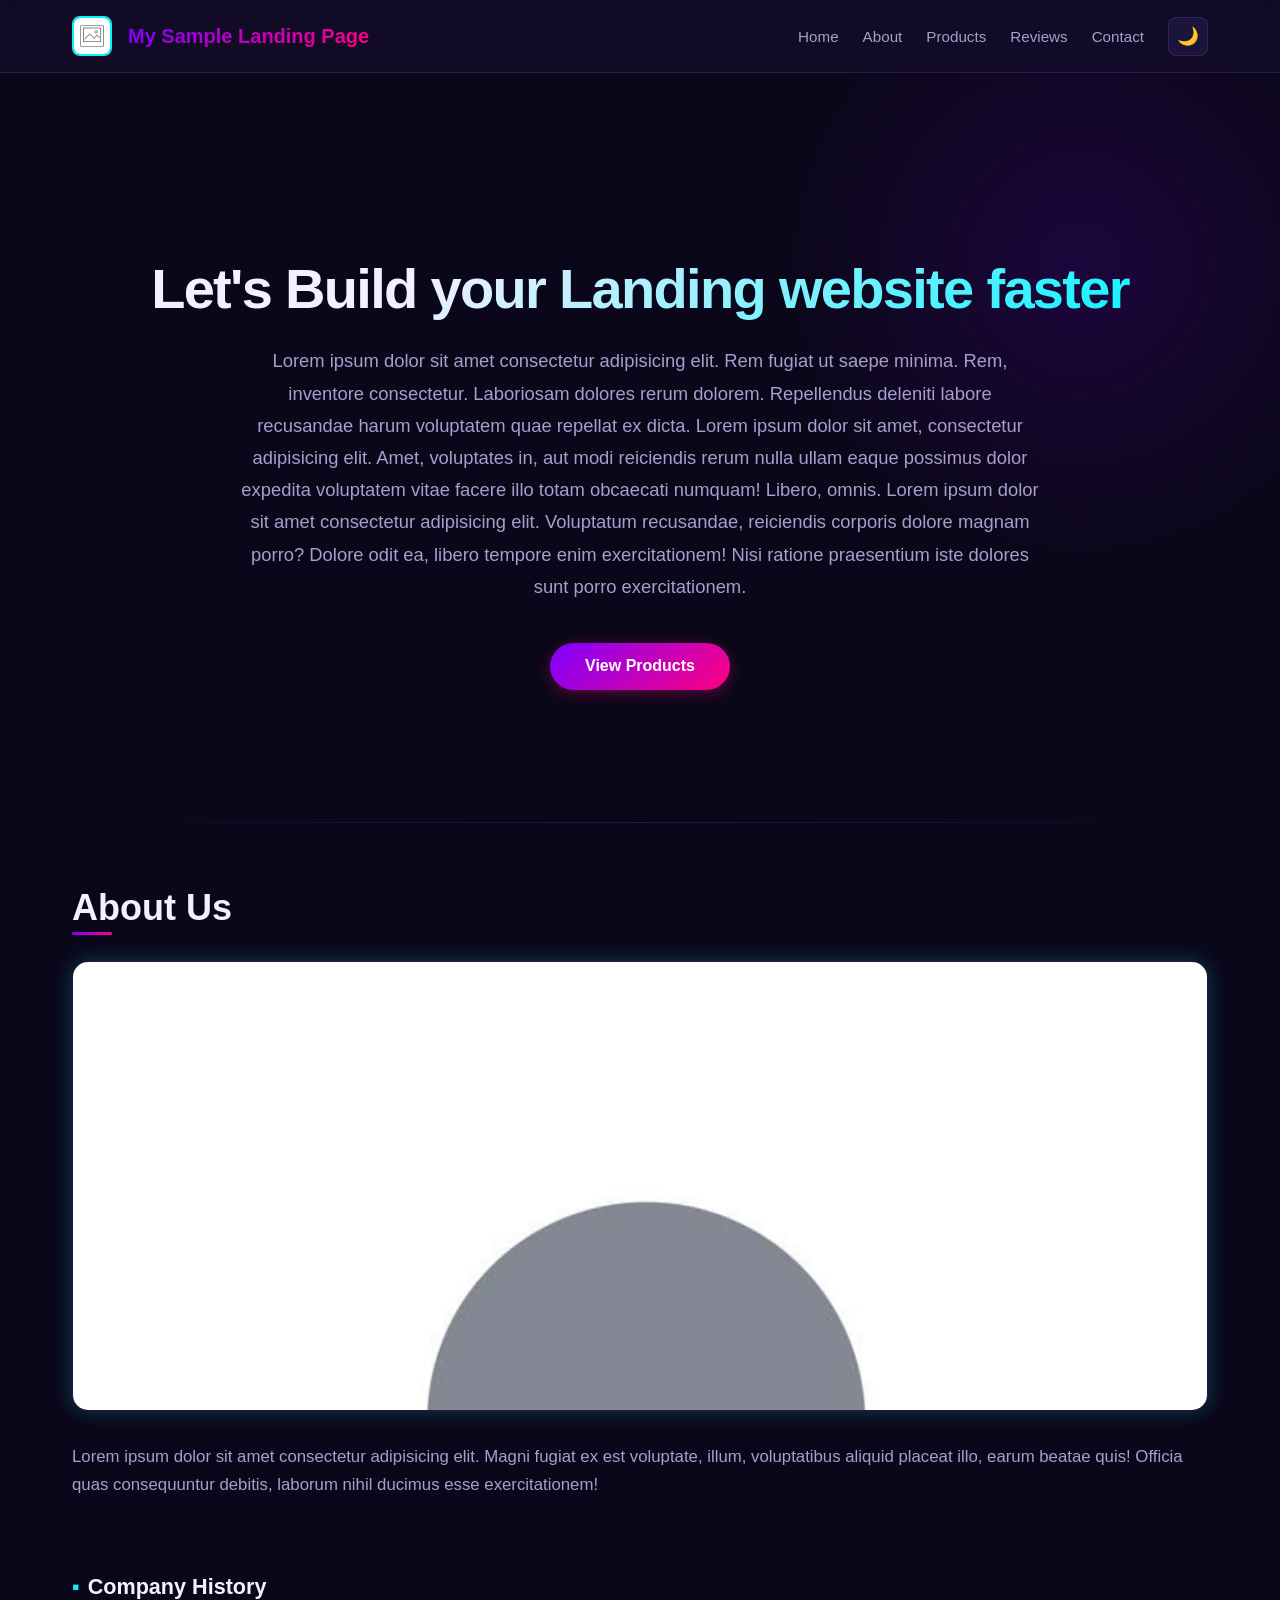
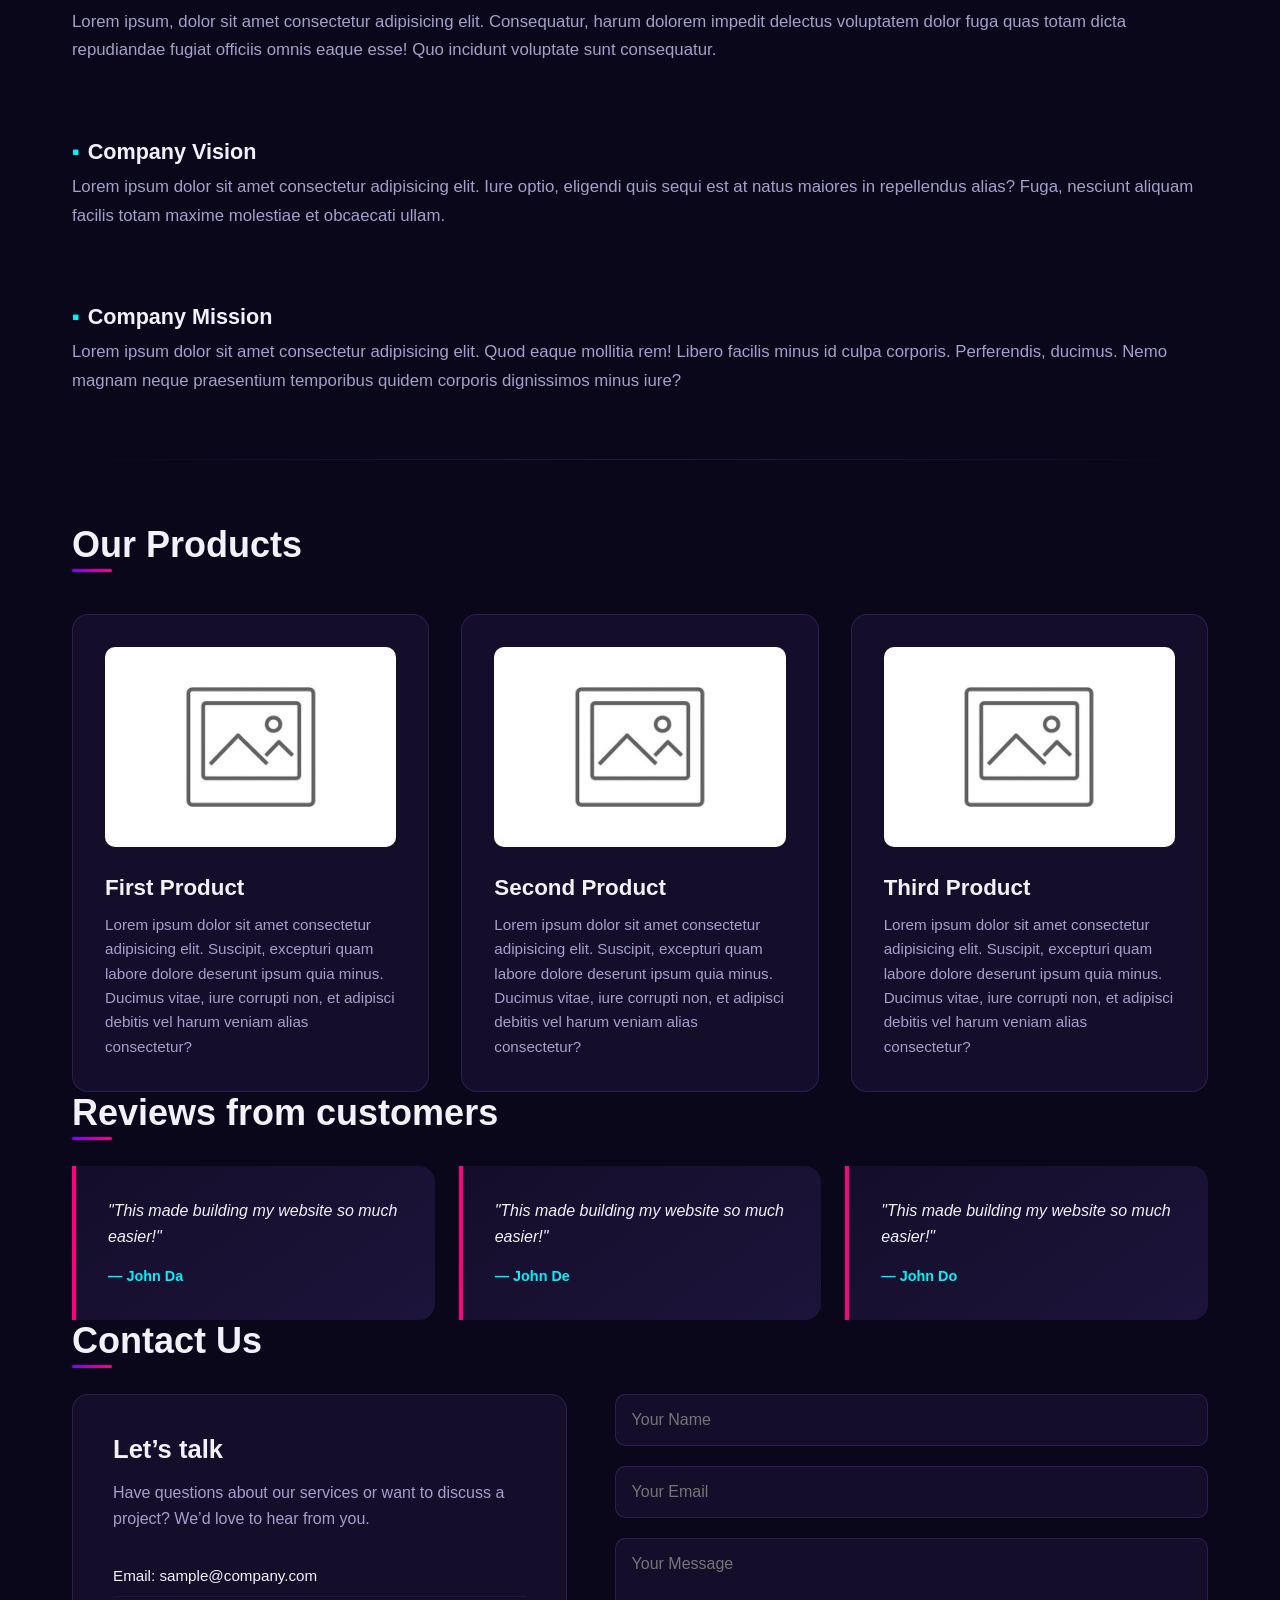
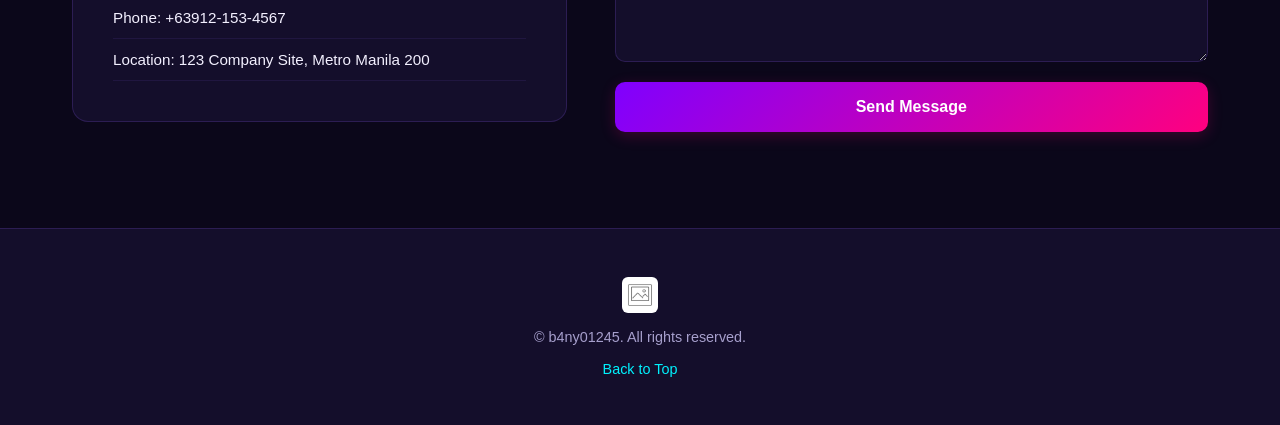
<file: Portfolio-main/(Gradient Violet Theme)  SaaS or Tech Startup Page Template - b4ny01245/index.html>
<!DOCTYPE html>
<html lang="en">

<head>
    <meta charset="UTF-8">
    <meta name="viewport" content="width=device-width, initial-scale=1.0">
    <title>My Sample Landing Page</title>
    <link rel="icon" href="assets/image.jpg">
    <link rel="stylesheet" href="style.css">
    <script src="script.js" defer></script>
</head>

<body id="home" class="dark-theme">
    <header>
        <div class="head">
            <img src="assets/image.jpg" alt="myLogo">
            <strong>My Sample Landing Page</strong>

            <button class="menu-toggle" id="menu-toggle" aria-label="Open menu" aria-expanded="false">☰</button>
            <nav id="nav-menu">
                <a href="#home">Home</a>
                <a href="#about">About</a>
                <a href="#products">Products</a>
                <a href="#review">Reviews</a>
                <a href="#contact">Contact</a>
                <button id="theme-toggle" aria-label="Toggle dark mode">🌙</button>
            </nav>
        </div>
    </header>
    <hr>
    <main>
        <section class="hero">
            <h1>Let's Build your Landing website faster</h1>
            <p>Lorem ipsum dolor sit amet consectetur adipisicing elit. Rem fugiat ut saepe minima. Rem, inventore
                consectetur. Laboriosam dolores rerum dolorem. Repellendus deleniti labore recusandae harum voluptatem
                quae repellat ex dicta. Lorem ipsum dolor sit amet, consectetur adipisicing elit. Amet, voluptates in,
                aut modi reiciendis rerum nulla ullam eaque possimus dolor expedita voluptatem vitae facere illo totam
                obcaecati numquam! Libero, omnis. Lorem ipsum dolor sit amet consectetur adipisicing elit. Voluptatum recusandae, reiciendis corporis dolore magnam porro? Dolore odit ea, libero tempore enim exercitationem! Nisi ratione praesentium iste dolores sunt porro exercitationem.</p>

            <a href="#products">View Products</a>
        </section><hr>

        <section id="about">
            <h1>About Us</h1>
            <div class="about-image-wrapper">
                <img src="assets/companyowner.jpg" alt="Picture of the company/office/owners">
            </div>
            <p>Lorem ipsum dolor sit amet consectetur adipisicing elit. Magni fugiat ex est voluptate, illum,
                voluptatibus aliquid placeat illo, earum beatae quis! Officia quas consequuntur debitis, laborum nihil
                ducimus esse exercitationem!</p>
            <br>
            <h3>Company History</h3>
            <p>Lorem ipsum, dolor sit amet consectetur adipisicing elit. Consequatur, harum dolorem impedit delectus
                voluptatem dolor fuga quas totam dicta repudiandae fugiat officiis omnis eaque esse! Quo incidunt
                voluptate sunt consequatur.</p>
            <br>
            <h3>Company Vision</h3>
            <p>Lorem ipsum dolor sit amet consectetur adipisicing elit. Iure optio, eligendi quis sequi est at natus
                maiores in repellendus alias? Fuga, nesciunt aliquam facilis totam maxime molestiae et obcaecati ullam.
            </p>
            <br>
            <h3>Company Mission</h3>
            <p>Lorem ipsum dolor sit amet consectetur adipisicing elit. Quod eaque mollitia rem! Libero facilis minus id
                culpa corporis. Perferendis, ducimus. Nemo magnam neque praesentium temporibus quidem corporis
                dignissimos minus iure?</p>
        </section>
        <hr>

        <section id="products" class="flexbox-products">
            <h1>Our Products</h1>
            <div class="product-grid-container">
                <div class="flex1 product-card">
                    <img src="assets/1stprod.jpg" alt="First Product Display">
                    <h3>First Product</h3>
                    <p>Lorem ipsum dolor sit amet consectetur adipisicing elit. Suscipit, excepturi quam labore dolore
                        deserunt ipsum quia minus. Ducimus vitae, iure corrupti non, et adipisci debitis vel harum veniam
                        alias consectetur?</p>
                </div>
                <div class="flex2 product-card">
                    <img src="assets/2ndprod.jpg" alt="Second Product Display">
                    <h3>Second Product</h3>
                    <p>Lorem ipsum dolor sit amet consectetur adipisicing elit. Suscipit, excepturi quam labore dolore
                        deserunt ipsum quia minus. Ducimus vitae, iure corrupti non, et adipisci debitis vel harum veniam
                        alias consectetur?</p>
                </div>
                <div class="flex3 product-card">
                    <img src="assets/3rdprod.jpg" alt="Third Product Display">
                    <h3>Third Product</h3>
                    <p>Lorem ipsum dolor sit amet consectetur adipisicing elit. Suscipit, excepturi quam labore dolore
                        deserunt ipsum quia minus. Ducimus vitae, iure corrupti non, et adipisci debitis vel harum veniam
                        alias consectetur?</p>
                </div>
            </div>
        </section>

        <section id="review">
            <h1>Reviews from customers</h1>
            <div class="review">
                <blockquote>
                    "This made building my website so much easier!"
                    <p><strong>— John Da</strong></p>
                </blockquote>

                <blockquote>
                    "This made building my website so much easier!"
                    <p><strong>— John De</strong></p>
                </blockquote>

                <blockquote>
                    "This made building my website so much easier!"
                    <p><strong>— John Do</strong></p>
                </blockquote>
                
            </div>
        </section>

        <section id="contact" class="contact-section">
            <h1>Contact Us</h1>
            <div class="contact-grid">
                <div class="contact-card">
                    <h3>Let’s talk</h3>
                    <p>Have questions about our services or want to discuss a project? We’d love to hear from you.</p>
                    <ul class="contact-list">
                        <li>Email: sample@company.com</li>
                        <li>Phone: +63912-153-4567</li>
                        <li>Location: 123 Company Site, Metro Manila 200</li>
                    </ul>
                </div>

                <form class="contact-form">
                    <input type="text" name="name" placeholder="Your Name" aria-label="Your Name">
                    <input type="email" name="email" placeholder="Your Email" aria-label="Your Email">
                    <textarea name="message" rows="5" placeholder="Your Message" aria-label="Your Message"></textarea>
                    <button type="submit">Send Message</button>
                </form>
            </div>
        </section>
    </main>
    <footer>
        <img src="assets/image.jpg" alt="myLogo">
        <p>&copy; b4ny01245. All rights reserved.</p>
        <a href="#home">Back to Top</a>
    </footer>
</body>
</html>
</file>
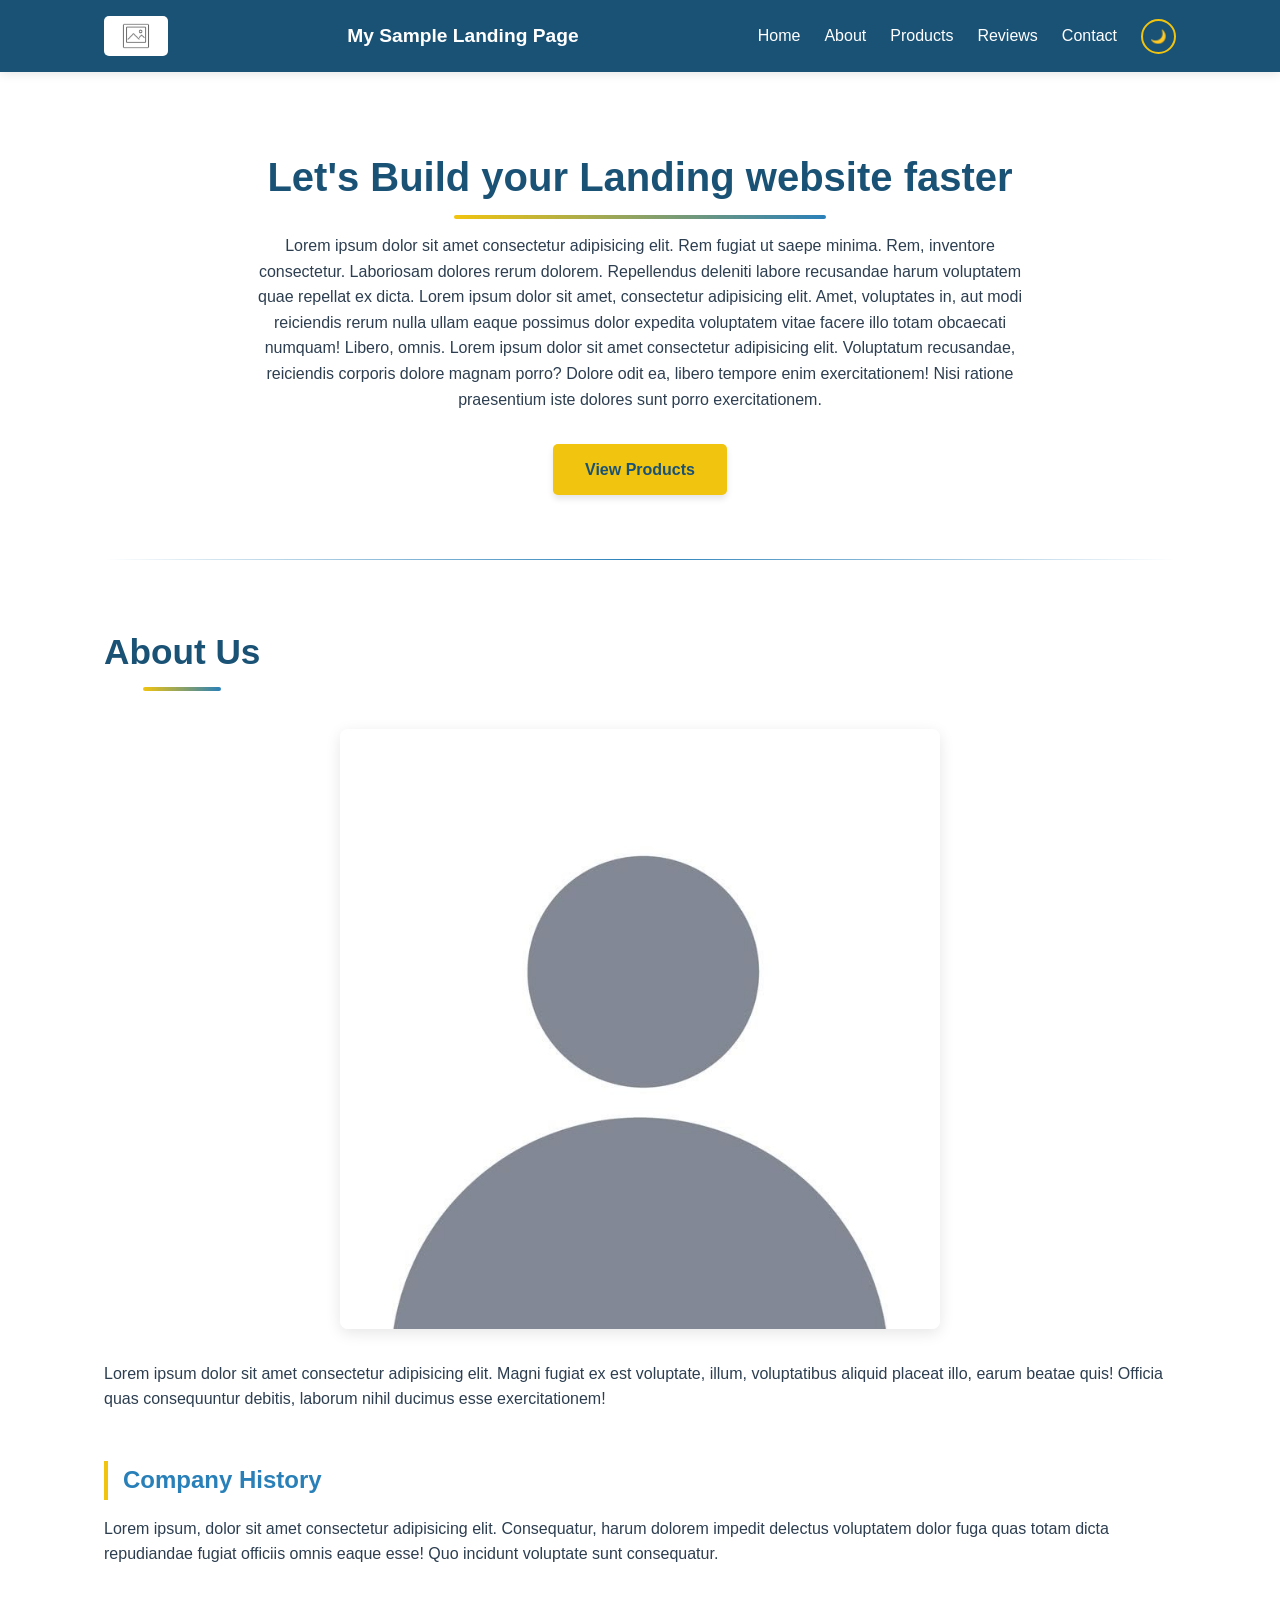
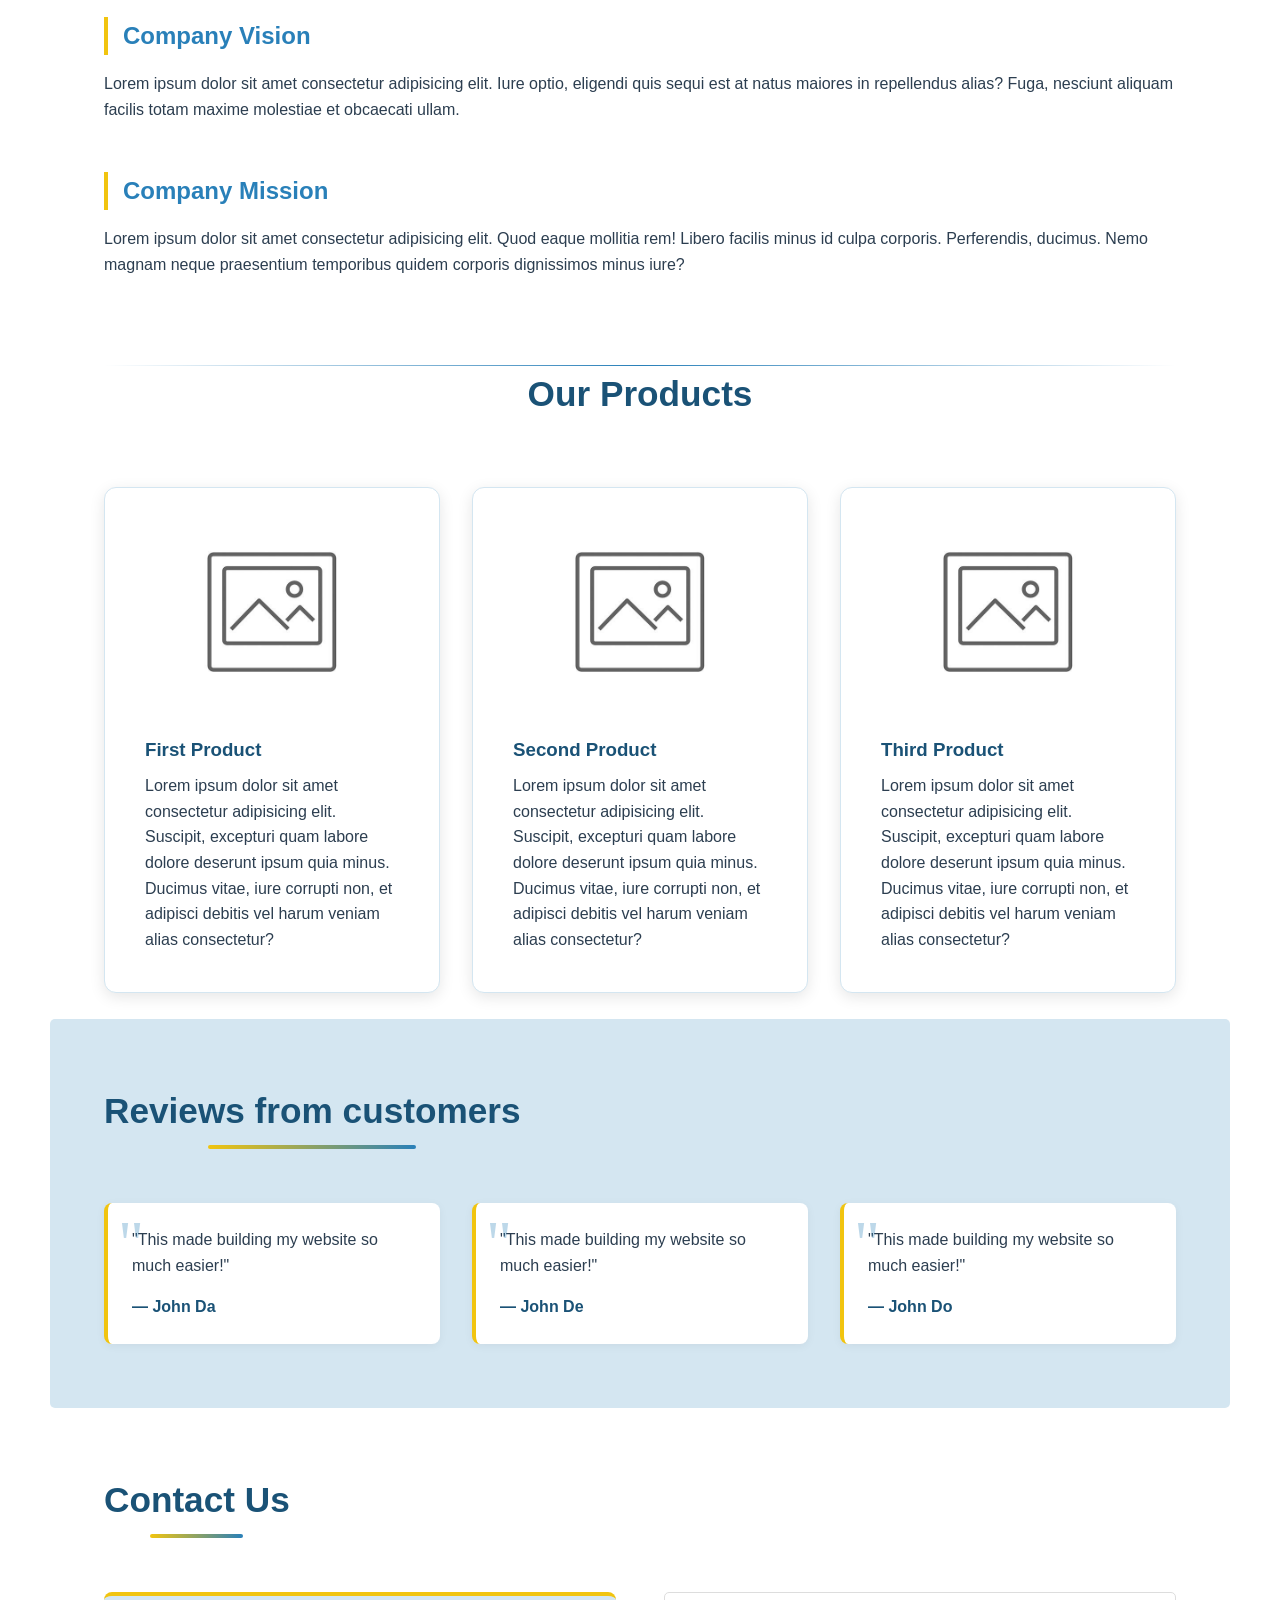
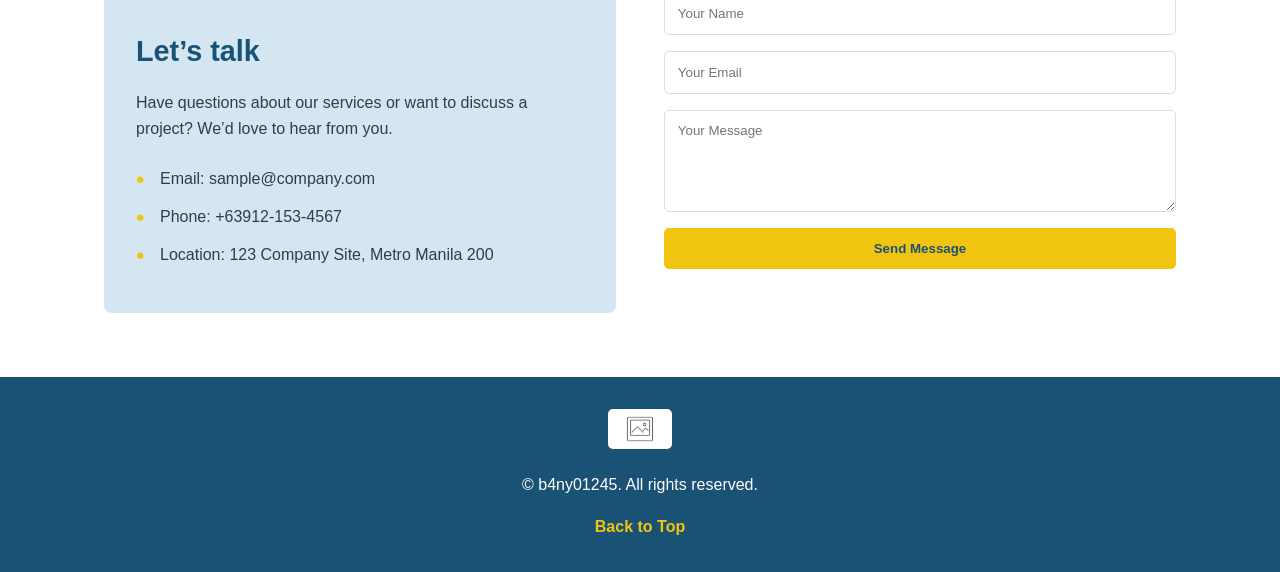
<file: Portfolio-main/-(BlueYellow-Theme) Modern Responsive Landing Page Template - b4ny01245/index.html>
<!DOCTYPE html>
<html lang="en">

<head>
    <meta charset="UTF-8">
    <meta name="viewport" content="width=device-width, initial-scale=1.0">
    <title>My Sample Landing Page</title>
    <link rel="icon" href="assets/image.jpg">
    <link rel="stylesheet" href="style.css">
    <script src="script.js" defer></script>
</head>

<body id="home">
    <header>
        <div class="head">
            <img src="assets/image.jpg" alt="myLogo">
            <strong>My Sample Landing Page</strong>

            <button class="menu-toggle" id="menu-toggle" aria-label="Open menu" aria-expanded="false">☰</button>
            <nav id="nav-menu">
                <a href="#home">Home</a>
                <a href="#about">About</a>
                <a href="#products">Products</a>
                <a href="#review">Reviews</a>
                <a href="#contact">Contact</a>
                <button id="theme-toggle" aria-label="Toggle dark mode">🌙</button>
            </nav>
        </div>
    </header>
    <hr>
    <main>
        <section class="hero">
            <h1>Let's Build your Landing website faster</h1>
            <p>Lorem ipsum dolor sit amet consectetur adipisicing elit. Rem fugiat ut saepe minima. Rem, inventore
                consectetur. Laboriosam dolores rerum dolorem. Repellendus deleniti labore recusandae harum voluptatem
                quae repellat ex dicta. Lorem ipsum dolor sit amet, consectetur adipisicing elit. Amet, voluptates in,
                aut modi reiciendis rerum nulla ullam eaque possimus dolor expedita voluptatem vitae facere illo totam
                obcaecati numquam! Libero, omnis. Lorem ipsum dolor sit amet consectetur adipisicing elit. Voluptatum recusandae, reiciendis corporis dolore magnam porro? Dolore odit ea, libero tempore enim exercitationem! Nisi ratione praesentium iste dolores sunt porro exercitationem.</p>

            <a href="#products">View Products</a>
        </section><hr>

        <section id="about">
            <h1>About Us</h1>
            <img src="assets/companyowner.jpg" alt="Picture of the company/office/owners">
            <p>Lorem ipsum dolor sit amet consectetur adipisicing elit. Magni fugiat ex est voluptate, illum,
                voluptatibus aliquid placeat illo, earum beatae quis! Officia quas consequuntur debitis, laborum nihil
                ducimus esse exercitationem!</p>
            <br>
            <h3>Company History</h3>
            <p>Lorem ipsum, dolor sit amet consectetur adipisicing elit. Consequatur, harum dolorem impedit delectus
                voluptatem dolor fuga quas totam dicta repudiandae fugiat officiis omnis eaque esse! Quo incidunt
                voluptate sunt consequatur.</p>
            <br>
            <h3>Company Vision</h3>
            <p>Lorem ipsum dolor sit amet consectetur adipisicing elit. Iure optio, eligendi quis sequi est at natus
                maiores in repellendus alias? Fuga, nesciunt aliquam facilis totam maxime molestiae et obcaecati ullam.
            </p>
            <br>
            <h3>Company Mission</h3>
            <p>Lorem ipsum dolor sit amet consectetur adipisicing elit. Quod eaque mollitia rem! Libero facilis minus id
                culpa corporis. Perferendis, ducimus. Nemo magnam neque praesentium temporibus quidem corporis
                dignissimos minus iure?</p>
        </section>
        <hr>

        <section id="products" class="flexbox-products">
            <h1>Our Products</h1>
            <div class="flex1">
                <img src="assets/1stprod.jpg" alt="First Product Display">
                <h3>First Product</h3>
                <p>Lorem ipsum dolor sit amet consectetur adipisicing elit. Suscipit, excepturi quam labore dolore
                    deserunt ipsum quia minus. Ducimus vitae, iure corrupti non, et adipisci debitis vel harum veniam
                    alias consectetur?</p>
            </div>
            <div class="flex2">
                <img src="assets/2ndprod.jpg" alt="Second Product Display">
                <h3>Second Product</h3>
                <p>Lorem ipsum dolor sit amet consectetur adipisicing elit. Suscipit, excepturi quam labore dolore
                    deserunt ipsum quia minus. Ducimus vitae, iure corrupti non, et adipisci debitis vel harum veniam
                    alias consectetur?</p>
            </div>
            <div class="flex3">
                <img src="assets/3rdprod.jpg" alt="Third Product Display">
                <h3>Third Product</h3>
                <p>Lorem ipsum dolor sit amet consectetur adipisicing elit. Suscipit, excepturi quam labore dolore
                    deserunt ipsum quia minus. Ducimus vitae, iure corrupti non, et adipisci debitis vel harum veniam
                    alias consectetur?</p>
            </div>
        </section> <br>

        <section id="review">
            <h1>Reviews from customers</h1>
            <div class="review">
                <blockquote>
                    "This made building my website so much easier!"
                    <p><strong>— John Da</strong></p>
                </blockquote>

                <blockquote>
                    "This made building my website so much easier!"
                    <p><strong>— John De</strong></p>
                </blockquote>

                <blockquote>
                    "This made building my website so much easier!"
                    <p><strong>— John Do</strong></p>
                </blockquote>
                
            </div>
        </section>

        <section id="contact" class="contact-section">
            <h1>Contact Us</h1>
            <div class="contact-grid">
                <div class="contact-card">
                    <h3>Let’s talk</h3>
                    <p>Have questions about our services or want to discuss a project? We’d love to hear from you.</p>
                    <ul class="contact-list">
                        <li>Email: sample@company.com</li>
                        <li>Phone: +63912-153-4567</li>
                        <li>Location: 123 Company Site, Metro Manila 200</li>
                    </ul>
                </div>

                <form class="contact-form">
                    <input type="text" name="name" placeholder="Your Name" aria-label="Your Name">
                    <input type="email" name="email" placeholder="Your Email" aria-label="Your Email">
                    <textarea name="message" rows="5" placeholder="Your Message" aria-label="Your Message"></textarea>
                    <button type="submit">Send Message</button>
                </form>
            </div>
        </section>
    </main>
    <footer>
        <img src="assets/image.jpg" alt="myLogo">
        <p>&copy; b4ny01245. All rights reserved.</p>
        <a href="#home">Back to Top</a>
    </footer>
</body>
</html>
</file>
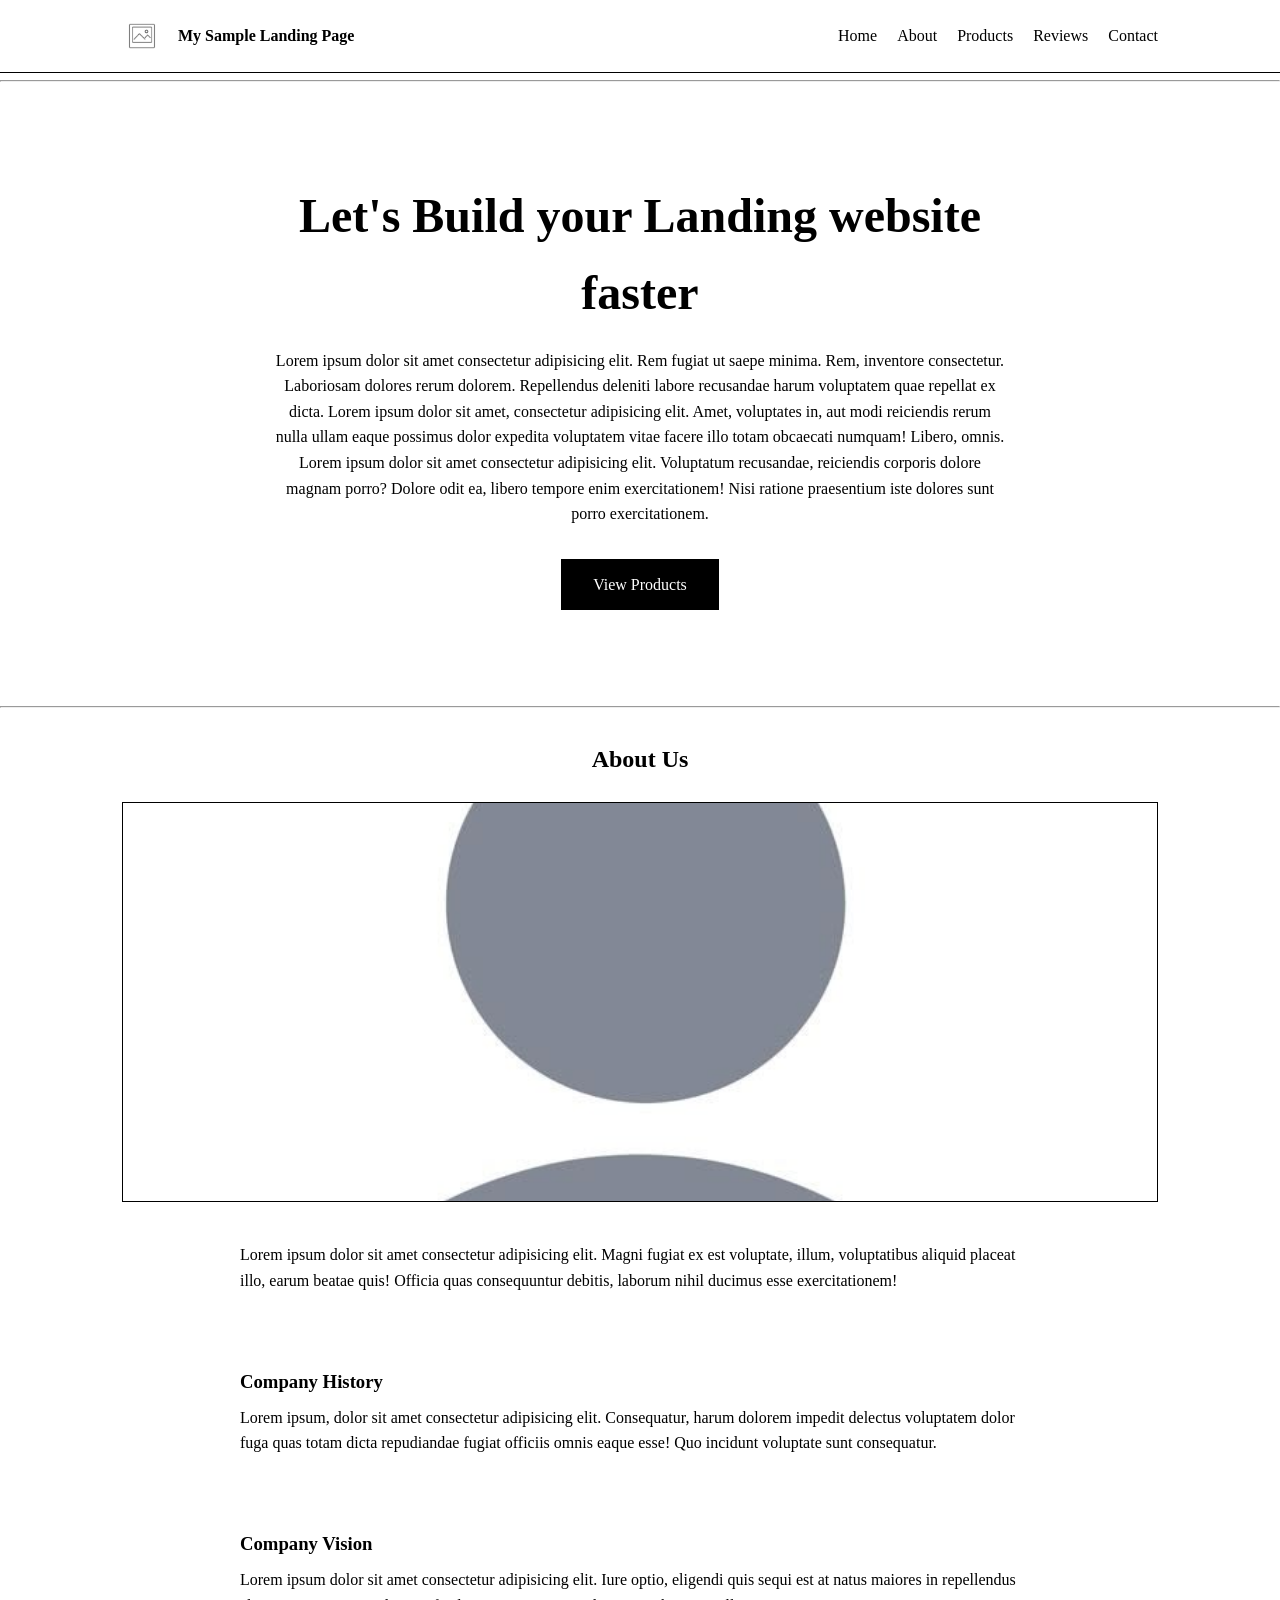
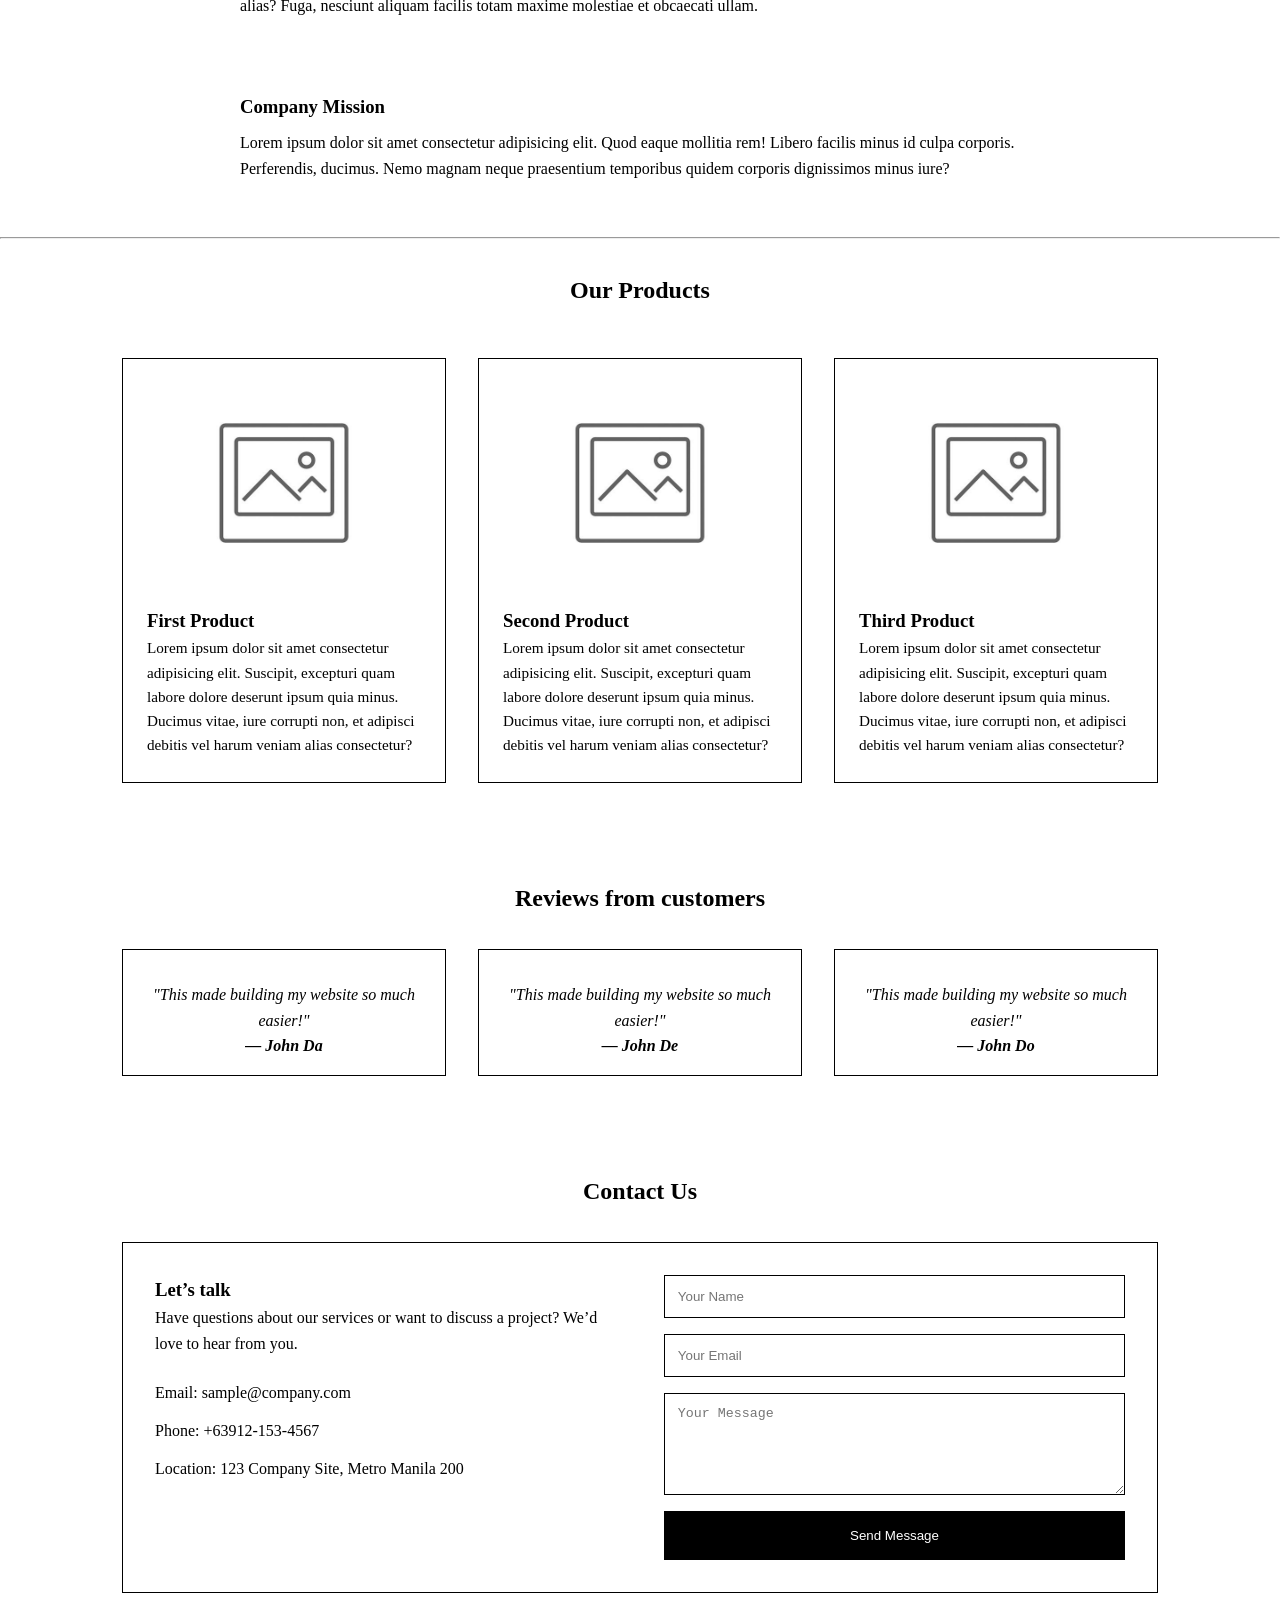
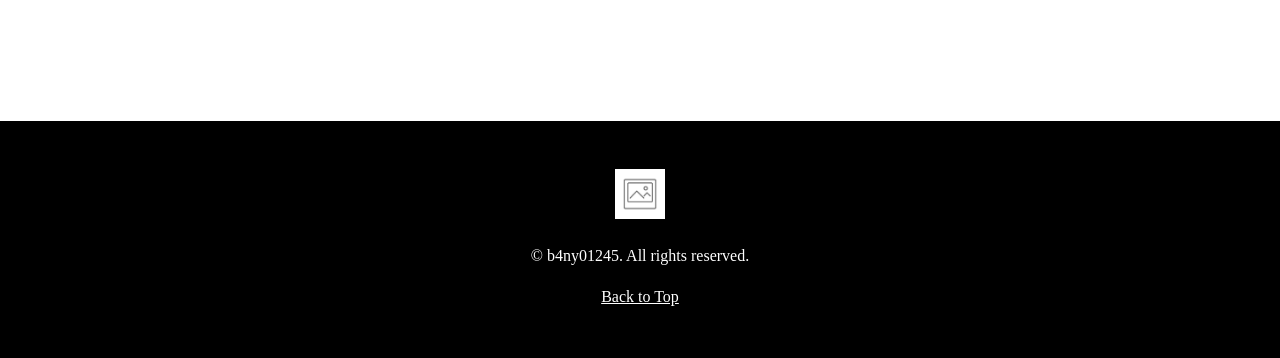
<file: Portfolio-main/-(Free Download) Black n White Landing-Page-Website-Template-main/index.html>
<!DOCTYPE html>
<html lang="en">

<head>
    <meta charset="UTF-8">
    <meta name="viewport" content="width=device-width, initial-scale=1.0">
    <title>My Sample Landing Page</title>
    <link rel="icon" href="assets/image.jpg">
    <link rel="stylesheet" href="style.css">
    <script src="script.js" defer></script>
</head>

<body id="home">
    <header>
        <div class="head">
            <img src="assets/image.jpg" alt="myLogo">
            <strong>My Sample Landing Page</strong>

            <button class="menu-toggle" id="menu-toggle" aria-label="Open menu" aria-expanded="false">☰</button>
            <nav id="nav-menu">
                <a href="#home">Home</a>
                <a href="#about">About</a>
                <a href="#products">Products</a>
                <a href="#review">Reviews</a>
                <a href="#contact">Contact</a>
            </nav>
        </div>
    </header>
    <hr>
    <main>
        <section class="hero">
            <h1>Let's Build your Landing website faster</h1>
            <p>Lorem ipsum dolor sit amet consectetur adipisicing elit. Rem fugiat ut saepe minima. Rem, inventore
                consectetur. Laboriosam dolores rerum dolorem. Repellendus deleniti labore recusandae harum voluptatem
                quae repellat ex dicta. Lorem ipsum dolor sit amet, consectetur adipisicing elit. Amet, voluptates in,
                aut modi reiciendis rerum nulla ullam eaque possimus dolor expedita voluptatem vitae facere illo totam
                obcaecati numquam! Libero, omnis. Lorem ipsum dolor sit amet consectetur adipisicing elit. Voluptatum recusandae, reiciendis corporis dolore magnam porro? Dolore odit ea, libero tempore enim exercitationem! Nisi ratione praesentium iste dolores sunt porro exercitationem.</p>

            <a href="#products">View Products</a>
        </section><hr>

        <section id="about">
            <h1>About Us</h1>
            <img src="assets/companyowner.jpg" alt="Picture of the company/office/owners">
            <p>Lorem ipsum dolor sit amet consectetur adipisicing elit. Magni fugiat ex est voluptate, illum,
                voluptatibus aliquid placeat illo, earum beatae quis! Officia quas consequuntur debitis, laborum nihil
                ducimus esse exercitationem!</p>
            <br>
            <h3>Company History</h3>
            <p>Lorem ipsum, dolor sit amet consectetur adipisicing elit. Consequatur, harum dolorem impedit delectus
                voluptatem dolor fuga quas totam dicta repudiandae fugiat officiis omnis eaque esse! Quo incidunt
                voluptate sunt consequatur.</p>
            <br>
            <h3>Company Vision</h3>
            <p>Lorem ipsum dolor sit amet consectetur adipisicing elit. Iure optio, eligendi quis sequi est at natus
                maiores in repellendus alias? Fuga, nesciunt aliquam facilis totam maxime molestiae et obcaecati ullam.
            </p>
            <br>
            <h3>Company Mission</h3>
            <p>Lorem ipsum dolor sit amet consectetur adipisicing elit. Quod eaque mollitia rem! Libero facilis minus id
                culpa corporis. Perferendis, ducimus. Nemo magnam neque praesentium temporibus quidem corporis
                dignissimos minus iure?</p>
        </section>
        <hr>

        <section id="products" class="flexbox-products">
            <h1>Our Products</h1>
            <div class="flex1">
                <img src="assets/1stprod.jpg" alt="First Product Display">
                <h3>First Product</h3>
                <p>Lorem ipsum dolor sit amet consectetur adipisicing elit. Suscipit, excepturi quam labore dolore
                    deserunt ipsum quia minus. Ducimus vitae, iure corrupti non, et adipisci debitis vel harum veniam
                    alias consectetur?</p>
            </div>
            <div class="flex2">
                <img src="assets/2ndprod.jpg" alt="Second Product Display">
                <h3>Second Product</h3>
                <p>Lorem ipsum dolor sit amet consectetur adipisicing elit. Suscipit, excepturi quam labore dolore
                    deserunt ipsum quia minus. Ducimus vitae, iure corrupti non, et adipisci debitis vel harum veniam
                    alias consectetur?</p>
            </div>
            <div class="flex3">
                <img src="assets/3rdprod.jpg" alt="Third Product Display">
                <h3>Third Product</h3>
                <p>Lorem ipsum dolor sit amet consectetur adipisicing elit. Suscipit, excepturi quam labore dolore
                    deserunt ipsum quia minus. Ducimus vitae, iure corrupti non, et adipisci debitis vel harum veniam
                    alias consectetur?</p>
            </div>
        </section>

        <section id="review">
            <h1>Reviews from customers</h1>
            <div class="review">
                <blockquote>
                    "This made building my website so much easier!"
                    <p><strong>— John Da</strong></p>
                </blockquote>

                <blockquote>
                    "This made building my website so much easier!"
                    <p><strong>— John De</strong></p>
                </blockquote>

                <blockquote>
                    "This made building my website so much easier!"
                    <p><strong>— John Do</strong></p>
                </blockquote>
                
            </div>
        </section>

        <section id="contact" class="contact-section">
            <h1>Contact Us</h1>
            <div class="contact-grid">
                <div class="contact-card">
                    <h3>Let’s talk</h3>
                    <p>Have questions about our services or want to discuss a project? We’d love to hear from you.</p>
                    <ul class="contact-list">
                        <li>Email: sample@company.com</li>
                        <li>Phone: +63912-153-4567</li>
                        <li>Location: 123 Company Site, Metro Manila 200</li>
                    </ul>
                </div>

                <form class="contact-form">
                    <input type="text" name="name" placeholder="Your Name" aria-label="Your Name">
                    <input type="email" name="email" placeholder="Your Email" aria-label="Your Email">
                    <textarea name="message" rows="5" placeholder="Your Message" aria-label="Your Message"></textarea>
                    <button type="submit">Send Message</button>
                </form>
            </div>
        </section>
    </main>
    <footer>
        <img src="assets/image.jpg" alt="myLogo">
        <p>&copy; b4ny01245. All rights reserved.</p>
        <a href="#home">Back to Top</a>
    </footer>
</body>
</html>
</file>
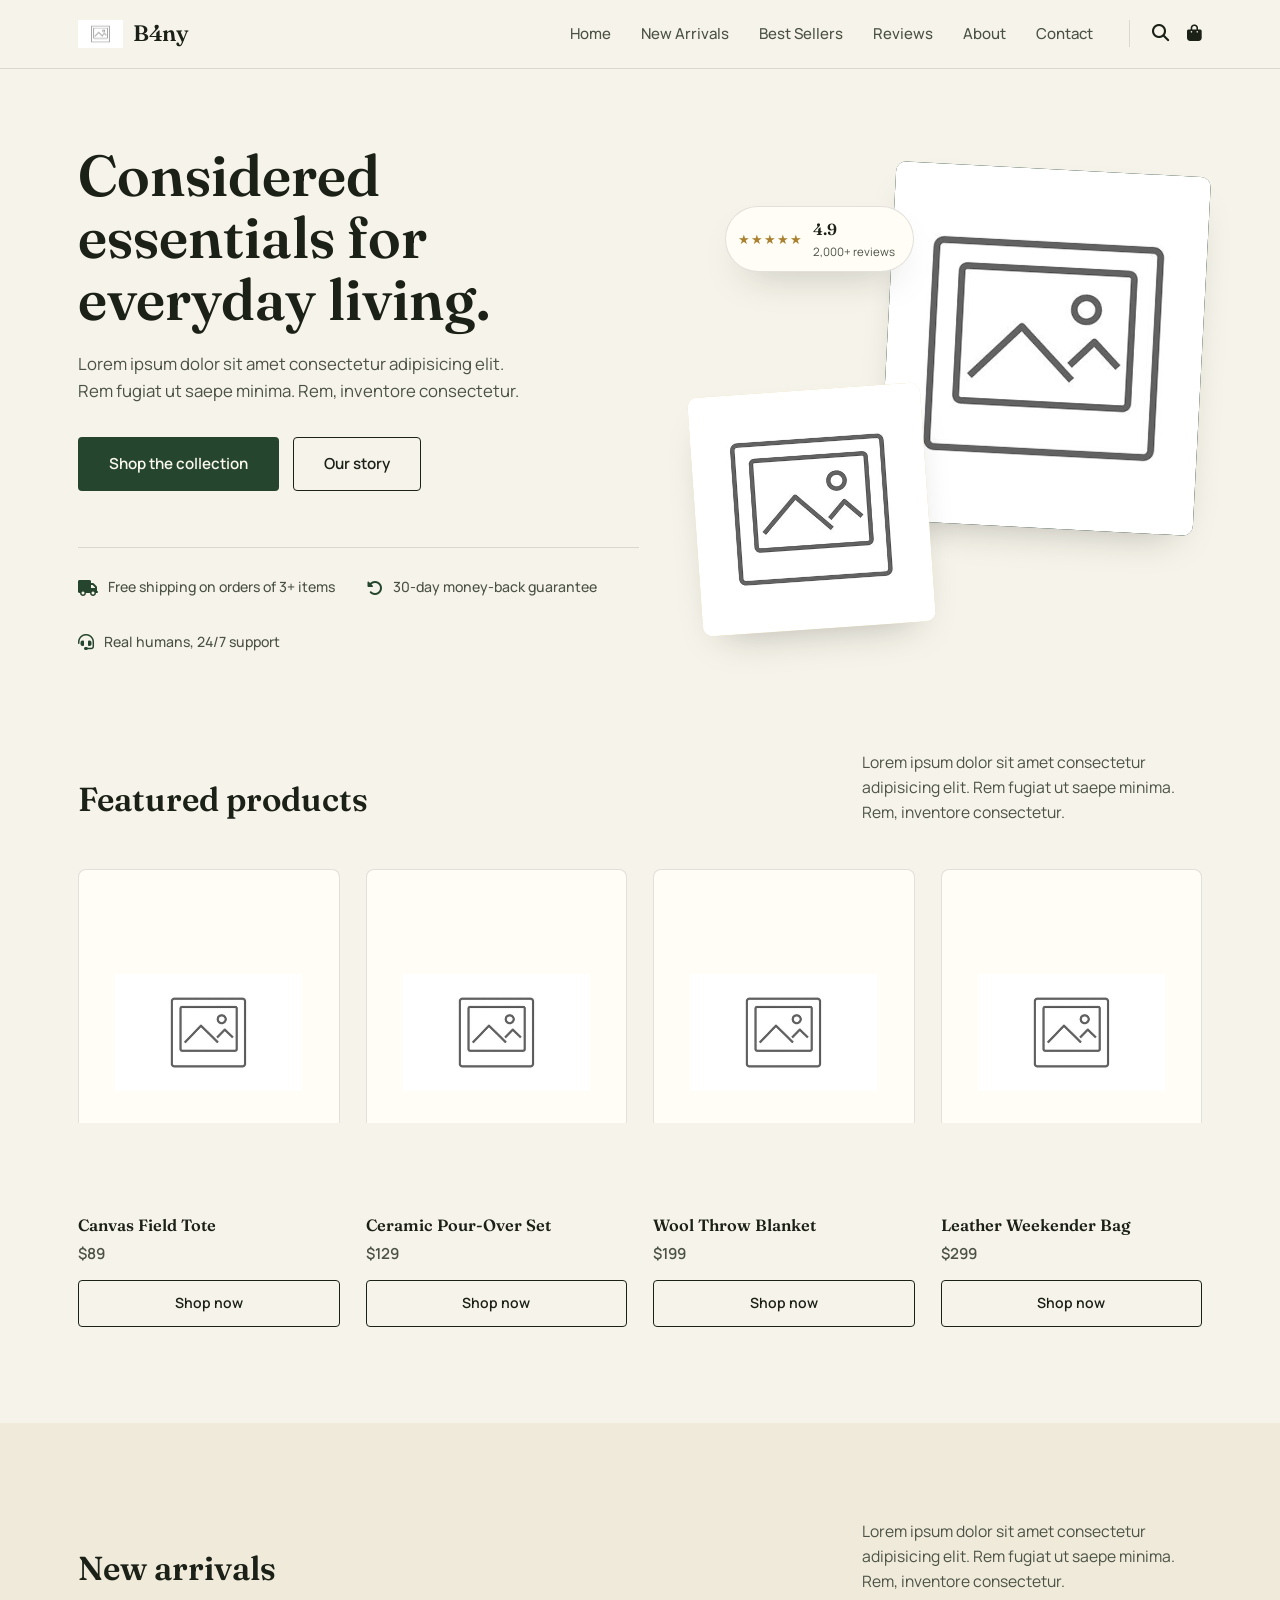
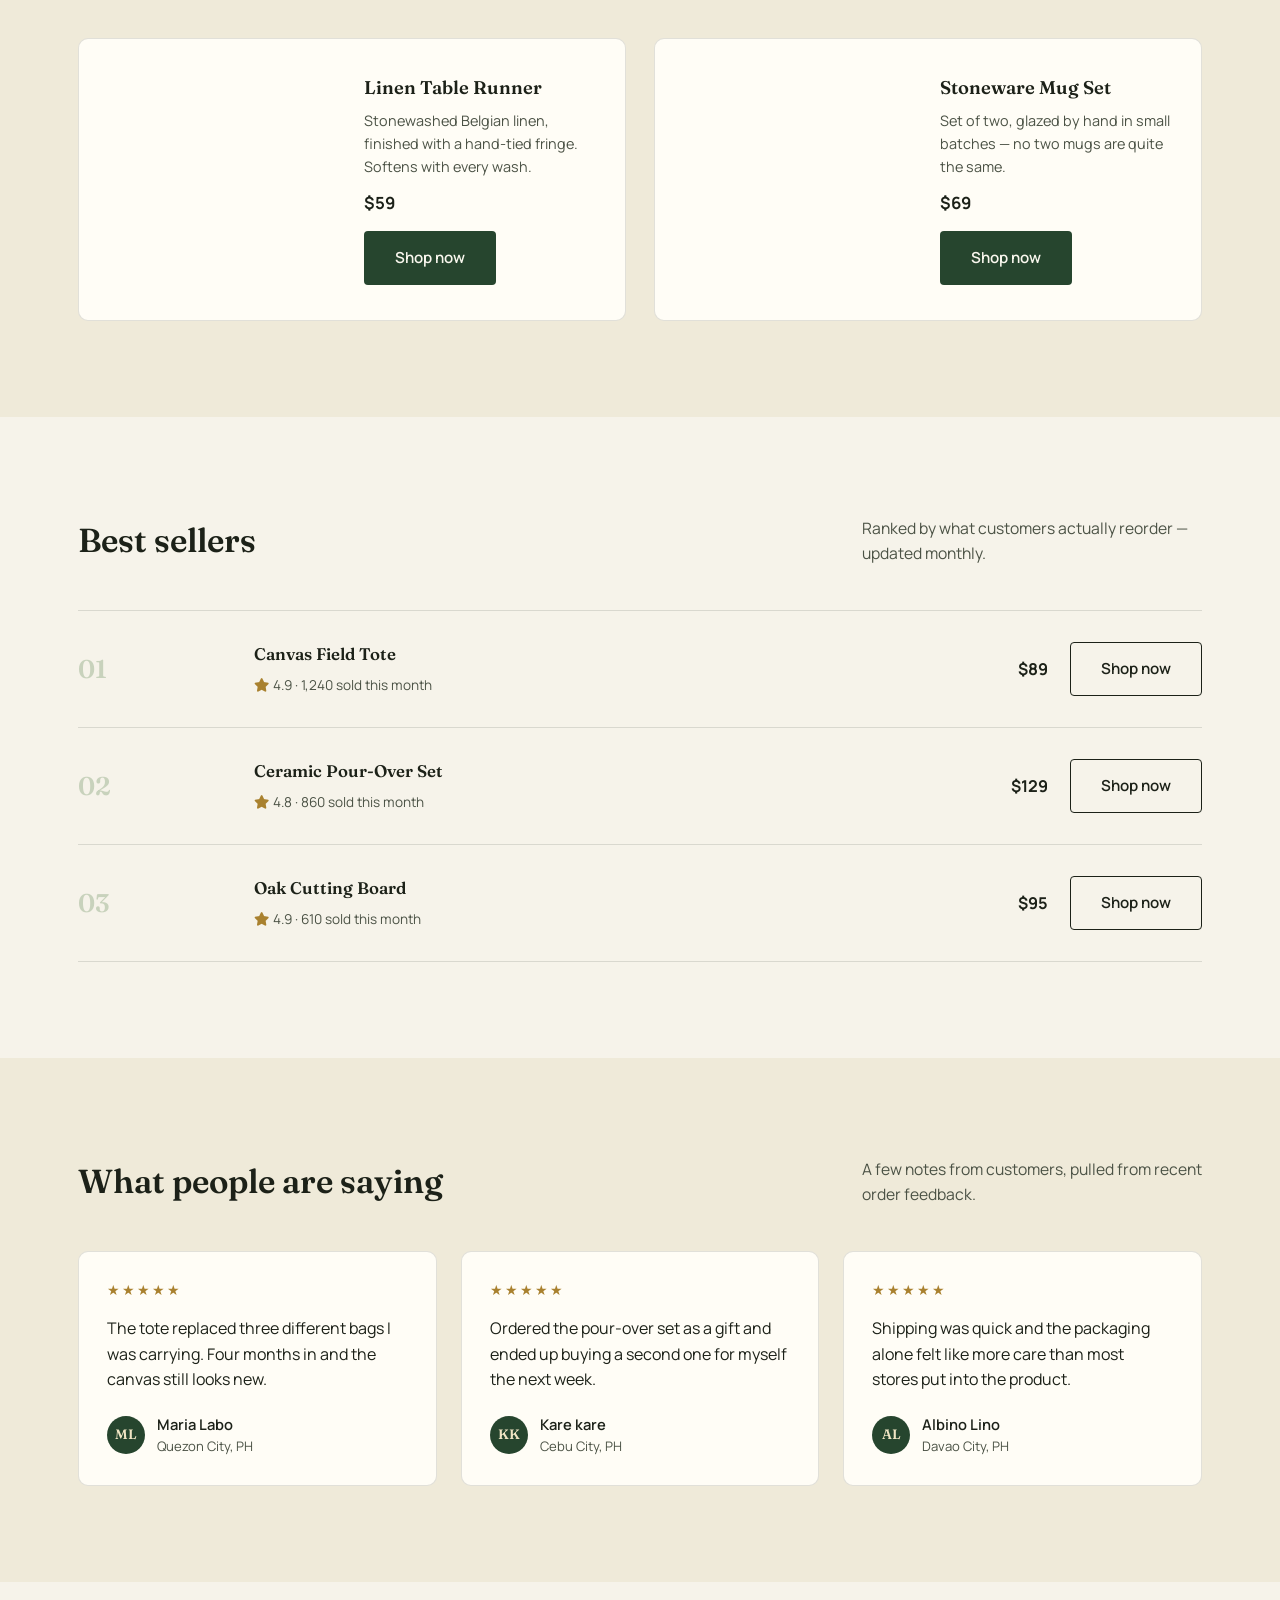
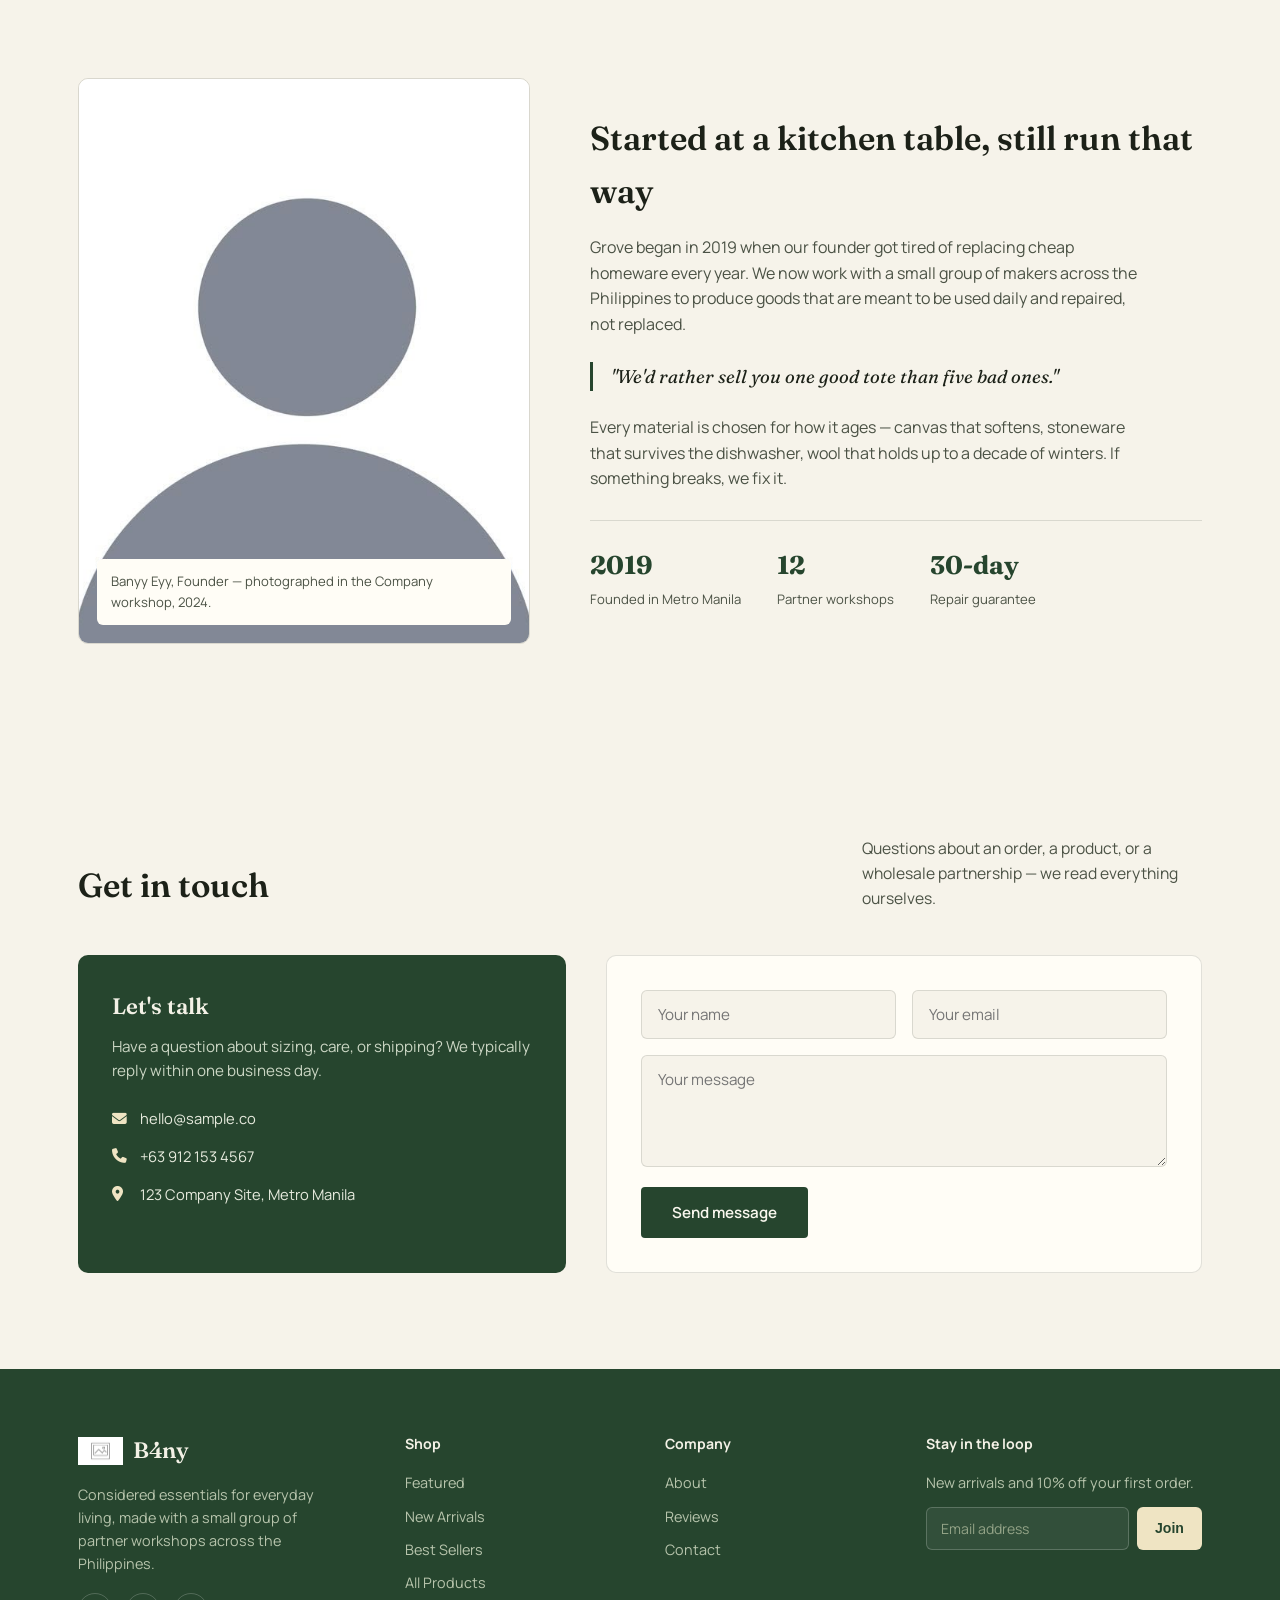
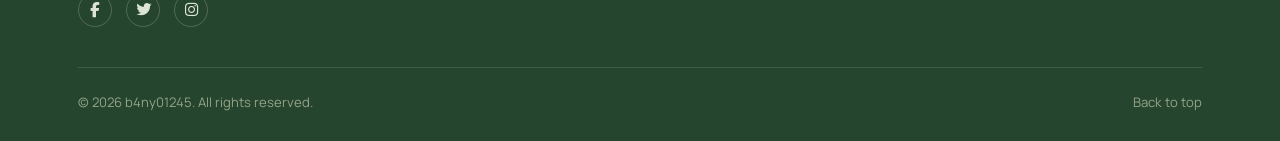
<file: Portfolio-main/-(Green-Theme) E-commerce Landing Template Page - b4ny01245/index.html>
<!DOCTYPE html>
<html lang="en">

<head>
    <meta charset="UTF-8">
    <meta name="viewport" content="width=device-width, initial-scale=1.0">
    <title>My Sample Landing Page</title>
    <meta name="description"
        content="Grove designs simple, well-made goods for the home — from canvas totes to stoneware mugs — built to earn their place for years, not seasons.">
    <link rel="icon" href="assets/image.jpg">
    <link rel="preconnect" href="https://fonts.googleapis.com">
    <link rel="preconnect" href="https://fonts.gstatic.com" crossorigin>
    <link
        href="https://fonts.googleapis.com/css2?family=Fraunces:opsz,wght@9..144,400;9..144,500;9..144,600;9..144,700&family=Manrope:wght@400;500;600;700;800&display=swap"
        rel="stylesheet">
    <link rel="stylesheet" href="style.css">
    <link rel="stylesheet" href="https://cdnjs.cloudflare.com/ajax/libs/font-awesome/6.5.0/css/all.min.css">
    <script src="script.js" defer></script>
</head>

<body id="home">
    <header>
        <div class="head">
            <a href="#home" class="logo">
                <img src="assets/image.jpg" alt="B4ny logo">
                <strong>B4ny</strong>
            </a>

            <button class="menu-toggle" id="menu-toggle" aria-label="Open menu" aria-expanded="false">☰</button>
            <nav id="nav-menu">
                <a href="#home">Home</a>
                <a href="#new-arrivals">New Arrivals</a>
                <a href="#best-sellers">Best Sellers</a>
                <a href="#reviews">Reviews</a>
                <a href="#about">About</a>
                <a href="#contact">Contact</a>
                <span class="icon-group">
                    <a href="#" class="icon" id="search-icon" aria-label="Search products"><i
                            class="fas fa-magnifying-glass"></i></a>
                    <a href="#" class="icon" id="cart-icon" aria-label="View cart"><i
                            class="fas fa-bag-shopping"></i></a>
                </span>
            </nav>
        </div>
    </header>

    <main>
        <section class="hero">
            <div class="container hero-grid">
                <div class="hero-copy">
                    <h1>Considered essentials for everyday living.</h1>
                    <p class="lede">Lorem ipsum dolor sit amet consectetur adipisicing elit. Rem fugiat ut saepe minima. Rem, inventore consectetur.</p>
                    <div class="hero-actions">
                        <a href="main-shop.html" class="btn btn-primary">Shop the collection</a>
                        <a href="#about" class="btn btn-outline">Our story</a>
                    </div>
                    <div class="trust-row">
                        <div class="item"><i class="fas fa-truck"></i>Free shipping on orders of 3+ items</div>
                        <div class="item"><i class="fas fa-rotate-left"></i>30-day money-back guarantee</div>
                        <div class="item"><i class="fas fa-headset"></i>Real humans, 24/7 support</div>
                    </div>
                </div>

                <div class="hero-visual" aria-hidden="true">
                    <div class="hero-card card-a">
                        <img src="assets/1stprod.jpg" alt="">
                    </div>
                    <div class="hero-card card-b">
                        <img src="assets/2ndprod.jpg" alt="">
                    </div>
                    <div class="hero-badge">
                        <span class="stars">★★★★★</span>
                        <span>
                            <span class="stat">4.9</span>
                            <span class="stat-label" style="display:block;">2,000+ reviews</span>
                        </span>
                    </div>
                </div>
            </div>
        </section>

        <section id="feature-products">
            <div class="container">
                <div class="section-head">
                    <h2>Featured products</h2>
                    <p>Lorem ipsum dolor sit amet consectetur adipisicing elit. Rem fugiat ut saepe minima. Rem, inventore consectetur.</p>
                </div>
                <div class="product-grid">
                    <div class="product-card">
                        <div class="product-visual">
                            <img src="assets/1stprod.jpg" alt="Canvas Field Tote">
                        </div>
                        <div class="info">
                            <h3>Canvas Field Tote</h3>
                            <p class="price">$89</p>
                            <a href="main-shop.html" class="btn btn-outline">Shop now</a>
                        </div>
                    </div>
                    <div class="product-card">
                        <div class="product-visual">
                            <img src="assets/2ndprod.jpg" alt="Ceramic Pour-Over Set">
                        </div>
                        <div class="info">
                            <h3>Ceramic Pour-Over Set</h3>
                            <p class="price">$129</p>
                            <a href="main-shop.html" class="btn btn-outline">Shop now</a>
                        </div>
                    </div>
                    <div class="product-card">
                        <div class="product-visual">
                            <img src="assets/3rdprod.jpg" alt="Wool Throw Blanket">
                        </div>
                        <div class="info">
                            <h3>Wool Throw Blanket</h3>
                            <p class="price">$199</p>
                            <a href="main-shop.html" class="btn btn-outline">Shop now</a>
                        </div>
                    </div>
                    <div class="product-card">
                        <div class="product-visual">
                            <img src="assets/3rdprod.jpg" alt="Leather Weekender Bag">
                        </div>
                        <div class="info">
                            <h3>Leather Weekender Bag</h3>
                            <p class="price">$299</p>
                            <a href="main-shop.html" class="btn btn-outline">Shop now</a>
                        </div>
                    </div>
                </div>
            </div>
        </section>

        <section id="new-arrivals" style="background-color: var(--bg-alt);">
            <div class="container">
                <div class="section-head">
                    <h2>New arrivals</h2>
                    <p>Lorem ipsum dolor sit amet consectetur adipisicing elit. Rem fugiat ut saepe minima. Rem, inventore consectetur.</p>
                </div>
                <div class="arrivals-grid">
                    <div class="arrival-card">
                        <div class="product-visual">
                            <span class="product-tag">Just landed</span>
                            <img src="assets/1stprod.jpg" alt="Linen Table Runner">
                        </div>
                        <div class="info">
                            <h3>Linen Table Runner</h3>
                            <p class="desc">Stonewashed Belgian linen, finished with a hand-tied fringe. Softens with
                                every wash.</p>
                            <span class="price">$59</span>
                            <a href="main-shop.html" class="btn btn-primary">Shop now</a>
                        </div>
                    </div>
                    <div class="arrival-card">
                        <div class="product-visual">
                            <span class="product-tag">Just landed</span>
                            <img src="assets/2ndprod.jpg" alt="Stoneware Mug Set">
                        </div>
                        <div class="info">
                            <h3>Stoneware Mug Set</h3>
                            <p class="desc">Set of two, glazed by hand in small batches — no two mugs are quite the
                                same.</p>
                            <span class="price">$69</span>
                            <a href="main-shop.html" class="btn btn-primary">Shop now</a>
                        </div>
                    </div>
                </div>
            </div>
        </section>

        <section id="best-sellers">
            <div class="container">
                <div class="section-head">
                    <h2>Best sellers</h2>
                    <p>Ranked by what customers actually reorder — updated monthly.</p>
                </div>
                <div class="rank-list">
                    <div class="rank-row">
                        <span class="rank-num">01</span>
                        <div class="product-visual">
                            <img src="assets/1stprod.jpg" alt="Canvas Field Tote">
                        </div>
                        <div class="rank-name">
                            <h3>Canvas Field Tote</h3>
                            <span class="stat-line"><i class="fas fa-star"></i>4.9 · 1,240 sold this month</span>
                        </div>
                        <span class="rank-price">$89</span>
                        <a href="main-shop.html" class="btn btn-outline">Shop now</a>
                    </div>
                    <div class="rank-row">
                        <span class="rank-num">02</span>
                        <div class="product-visual">
                            <img src="assets/2ndprod.jpg" alt="Ceramic Pour-Over Set">
                        </div>
                        <div class="rank-name">
                            <h3>Ceramic Pour-Over Set</h3>
                            <span class="stat-line"><i class="fas fa-star"></i>4.8 · 860 sold this month</span>
                        </div>
                        <span class="rank-price">$129</span>
                        <a href="main-shop.html" class="btn btn-outline">Shop now</a>
                    </div>
                    <div class="rank-row">
                        <span class="rank-num">03</span>
                        <div class="product-visual">
                            <img src="assets/3rdprod.jpg" alt="Oak Cutting Board">
                        </div>
                        <div class="rank-name">
                            <h3>Oak Cutting Board</h3>
                            <span class="stat-line"><i class="fas fa-star"></i>4.9 · 610 sold this month</span>
                        </div>
                        <span class="rank-price">$95</span>
                        <a href="main-shop.html" class="btn btn-outline">Shop now</a>
                    </div>
                </div>
            </div>
        </section>

        <section id="reviews" style="background-color: var(--bg-alt);">
            <div class="container">
                <div class="section-head">
                    <h2>What people are saying</h2>
                    <p>A few notes from customers, pulled from recent order feedback.</p>
                </div>
                <div class="reviews-grid">
                    <div class="review-card">
                        <div class="stars">★★★★★</div>
                        <p class="quote">The tote replaced three different bags I was carrying. Four months in and the
                            canvas still looks new.</p>
                        <div class="review-author">
                            <div class="review-avatar">ML</div>
                            <div>
                                <div class="name">Maria Labo</div>
                                <div class="loc">Quezon City, PH</div>
                            </div>
                        </div>
                    </div>
                    <div class="review-card">
                        <div class="stars">★★★★★</div>
                        <p class="quote">Ordered the pour-over set as a gift and ended up buying a second one for myself
                            the next week.</p>
                        <div class="review-author">
                            <div class="review-avatar">KK</div>
                            <div>
                                <div class="name">Kare kare</div>
                                <div class="loc">Cebu City, PH</div>
                            </div>
                        </div>
                    </div>
                    <div class="review-card">
                        <div class="stars">★★★★★</div>
                        <p class="quote">Shipping was quick and the packaging alone felt like more care than most stores
                            put into the product.</p>
                        <div class="review-author">
                            <div class="review-avatar">AL</div>
                            <div>
                                <div class="name">Albino Lino</div>
                                <div class="loc">Davao City, PH</div>
                            </div>
                        </div>
                    </div>
                </div>
            </div>
        </section>

        <section id="about">
            <div class="container about-grid">
                <div class="about-portrait">
                    <img src="assets/companyowner.jpg" alt="Company Founder">
                    <div class="cap">Banyy Eyy, Founder — photographed in the Company workshop, 2024.</div>
                </div>
                <div class="about-copy">
                    <h2>Started at a kitchen table, still run that way</h2>
                    <p>Grove began in 2019 when our founder got tired of replacing cheap homeware every year. We now
                        work with a small group of makers across the Philippines to produce goods that are meant to be
                        used daily and repaired, not replaced.</p>
                    <blockquote>"We'd rather sell you one good tote than five bad ones."</blockquote>
                    <p>Every material is chosen for how it ages — canvas that softens, stoneware that survives the
                        dishwasher, wool that holds up to a decade of winters. If something breaks, we fix it.</p>
                    <div class="about-facts">
                        <div class="fact"><strong>2019</strong><span>Founded in Metro Manila</span></div>
                        <div class="fact"><strong>12</strong><span>Partner workshops</span></div>
                        <div class="fact"><strong>30-day</strong><span>Repair guarantee</span></div>
                    </div>
                </div>
            </div>
        </section>

        <section id="contact">
            <div class="container">
                <div class="section-head">
                    <h2>Get in touch</h2>
                    <p>Questions about an order, a product, or a wholesale partnership — we read everything ourselves.
                    </p>
                </div>
                <div class="contact-grid">
                    <div class="contact-card">
                        <h3>Let's talk</h3>
                        <p>Have a question about sizing, care, or shipping? We typically reply within one business day.
                        </p>
                        <ul class="contact-list">
                            <li><i class="fas fa-envelope"></i>hello@sample.co</li>
                            <li><i class="fas fa-phone"></i>+63 912 153 4567</li>
                            <li><i class="fas fa-location-dot"></i>123 Company Site, Metro Manila</li>
                        </ul>
                    </div>

                    <form class="contact-form">
                        <div class="form-row">
                            <input type="text" name="name" placeholder="Your name" aria-label="Your name" required>
                            <input type="email" name="email" placeholder="Your email" aria-label="Your email" required>
                        </div>
                        <textarea name="message" rows="4" placeholder="Your message" aria-label="Your message"
                            required></textarea>
                        <button type="submit" class="btn btn-primary">Send message</button>
                    </form>
                </div>
            </div>
        </section>
    </main>

    <footer>
        <div class="container">
            <div class="footer-top">
                <div class="footer-brand">
                    <a href="#home" class="logo">
                        <img src="assets/image.jpg" alt="B4ny logo">
                        <strong>B4ny</strong>
                    </a>
                    <p>Considered essentials for everyday living, made with a small group of partner workshops across
                        the Philippines.</p>
                    <div class="social-row">
                        <a href="#" aria-label="Facebook"><i class="fab fa-facebook-f"></i></a>
                        <a href="#" aria-label="Twitter"><i class="fab fa-twitter"></i></a>
                        <a href="#" aria-label="Instagram"><i class="fab fa-instagram"></i></a>
                    </div>
                </div>
                <div class="footer-col">
                    <h4>Shop</h4>
                    <a href="#feature-products">Featured</a>
                    <a href="#new-arrivals">New Arrivals</a>
                    <a href="#best-sellers">Best Sellers</a>
                    <a href="main-shop.html">All Products</a>
                </div>
                <div class="footer-col">
                    <h4>Company</h4>
                    <a href="#about">About</a>
                    <a href="#reviews">Reviews</a>
                    <a href="#contact">Contact</a>
                </div>
                <div class="footer-col">
                    <h4>Stay in the loop</h4>
                    <p style="margin-bottom:12px;">New arrivals and 10% off your first order.</p>
                    <form class="newsletter-form">
                        <input type="email" placeholder="Email address" aria-label="Email address" required>
                        <button type="submit">Join</button>
                    </form>
                </div>
            </div>
            <div class="footer-bottom">
                <p>&copy; 2026 b4ny01245. All rights reserved.</p>
                <a href="#home">Back to top</a>
            </div>
        </div>
    </footer>

    <div class="modal-overlay" id="modal-overlay">
        <div class="modal-box" id="modal-box">
            <p id="modal-message"></p>
            <input type="text" id="modal-input" style="display:none;">
            <div class="modal-actions">
                <button id="modal-cancel" class="btn btn-outline" style="display:none;">Cancel</button>
                <button id="modal-confirm" class="btn btn-primary">OK</button>
            </div>
        </div>
    </div>
</body>

</html>
</file>
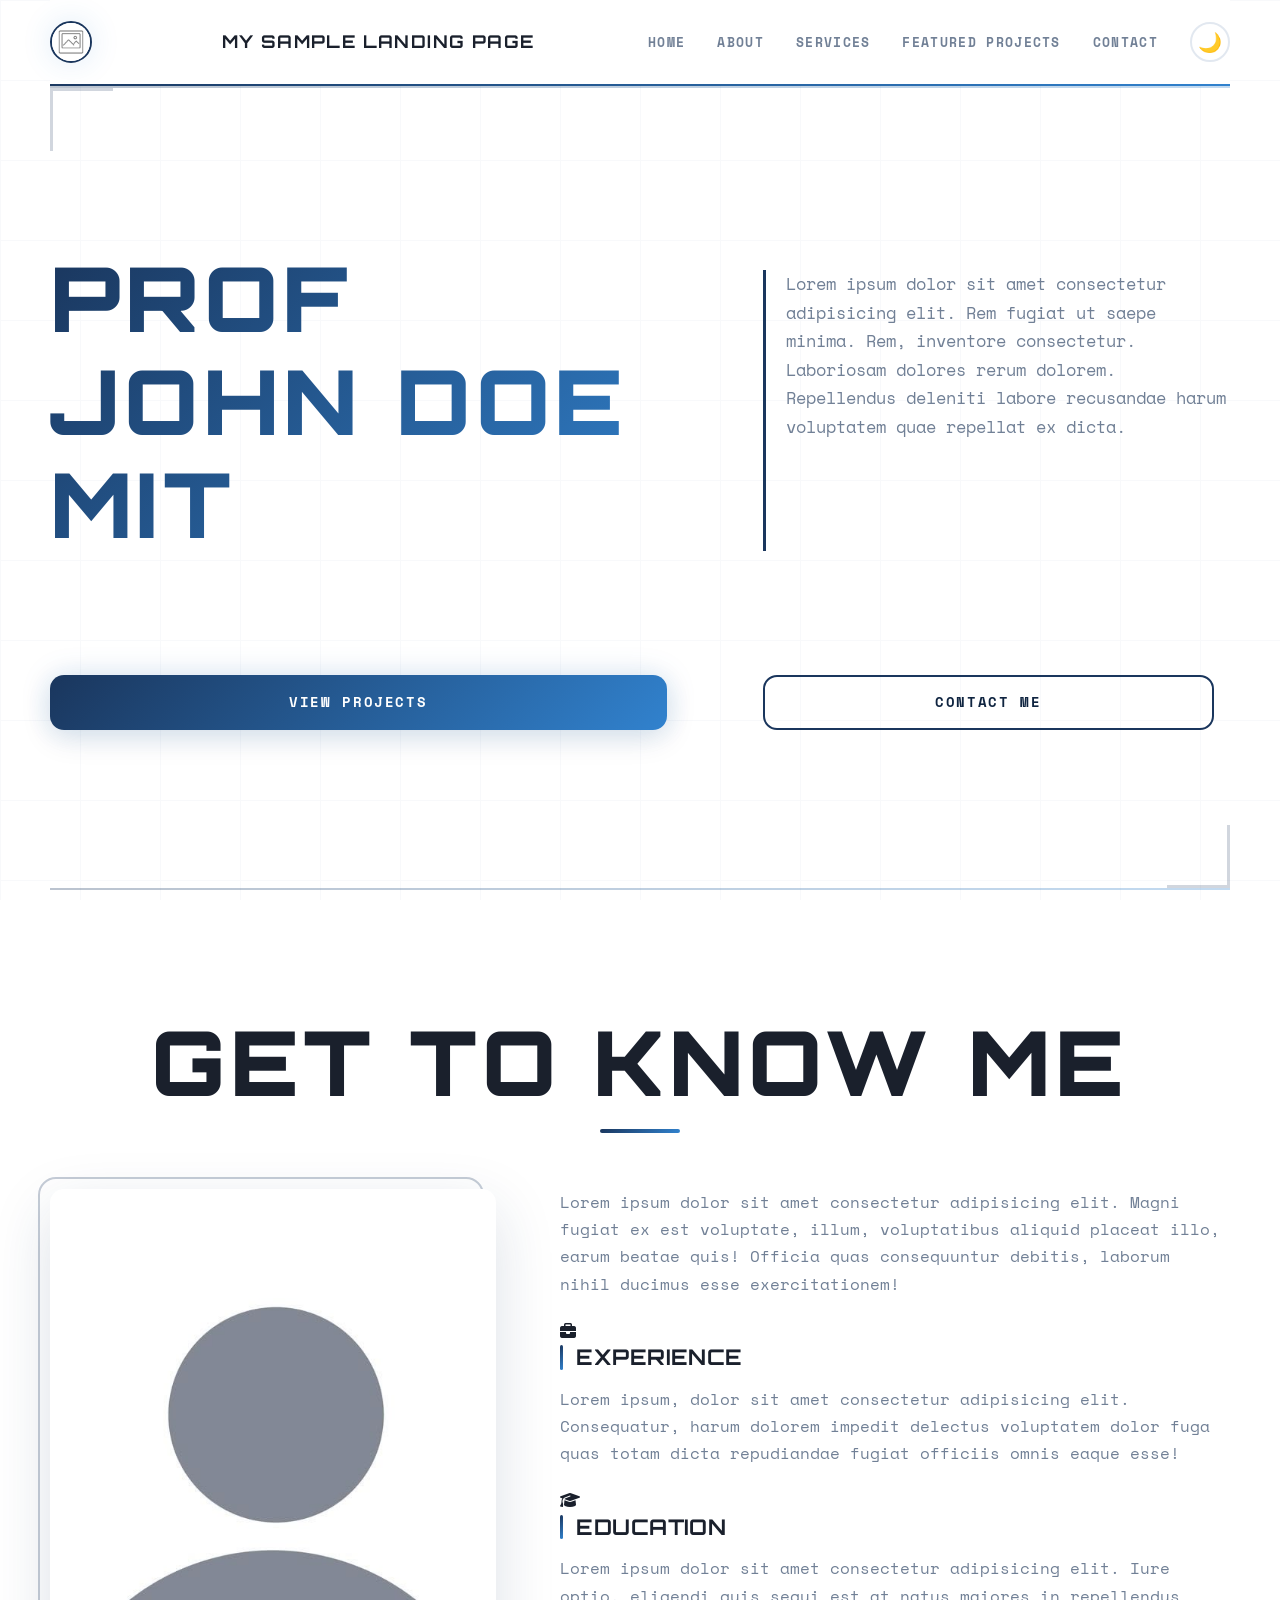
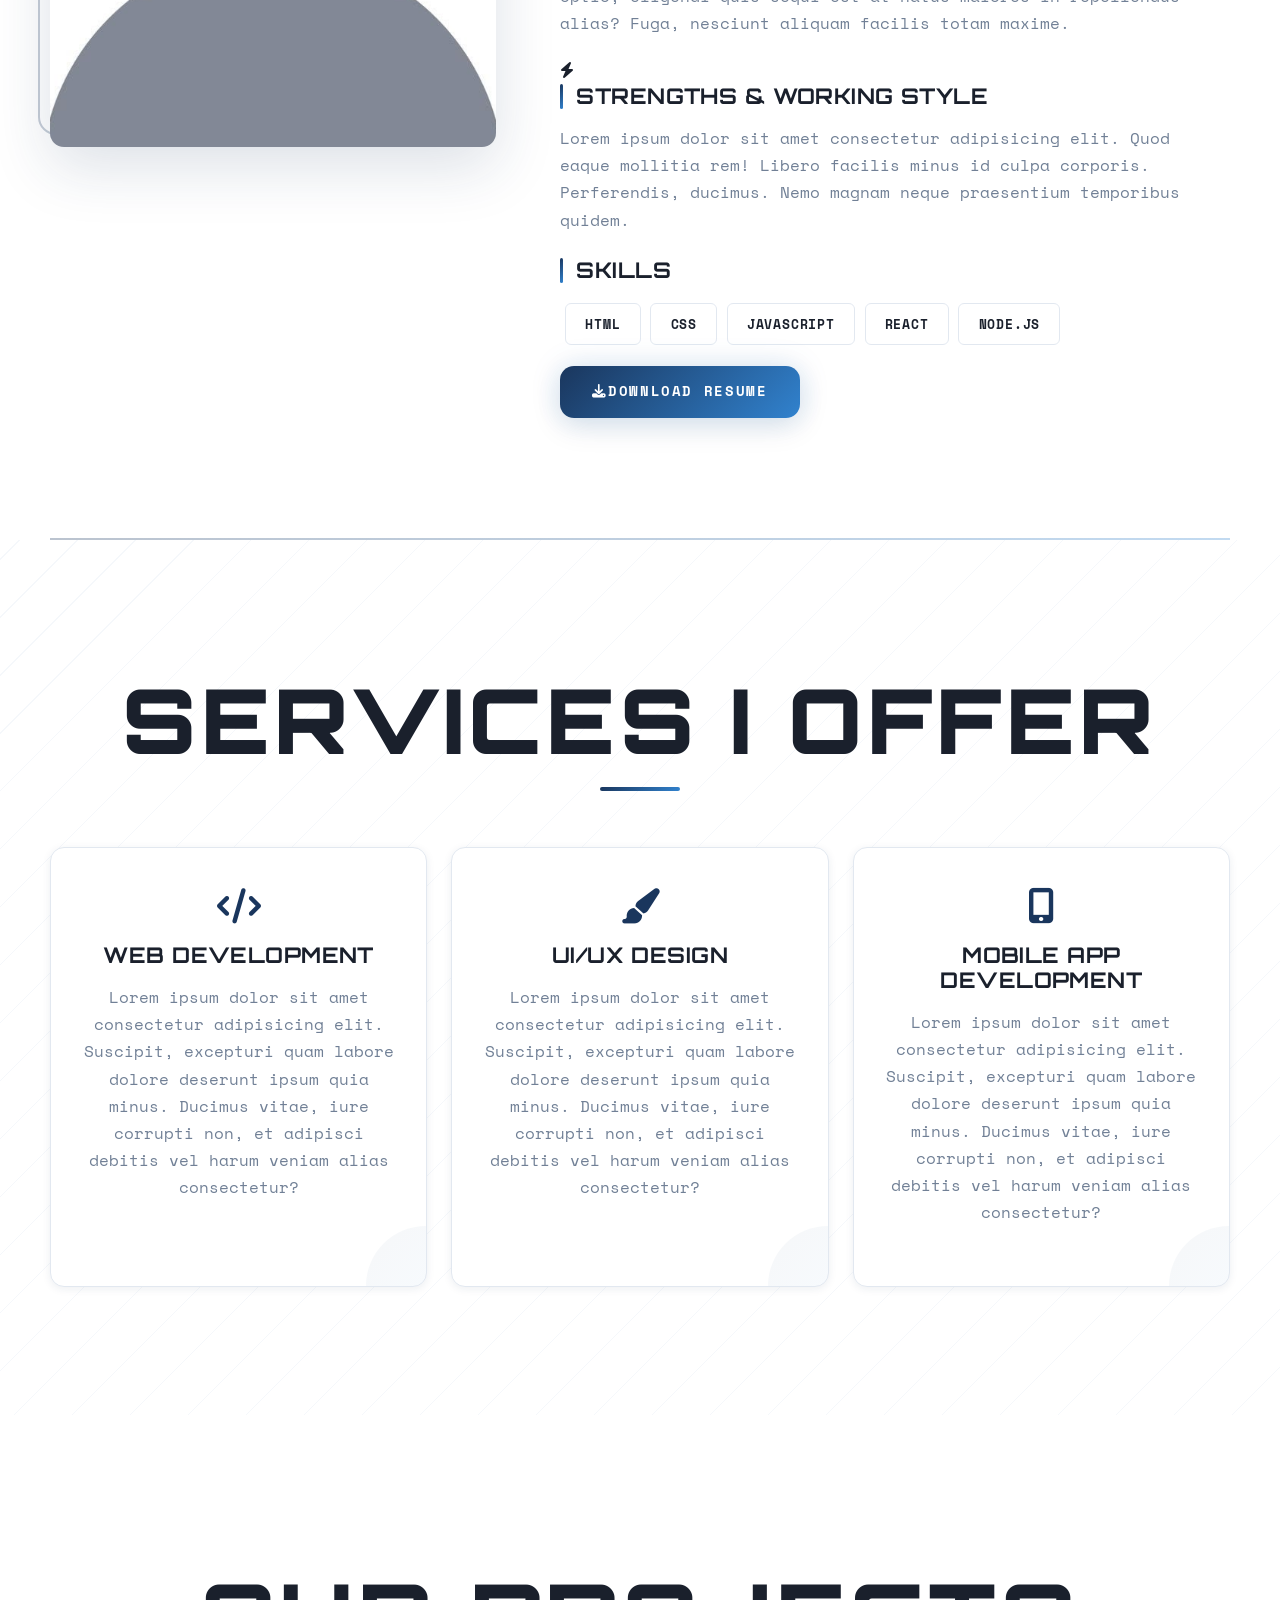
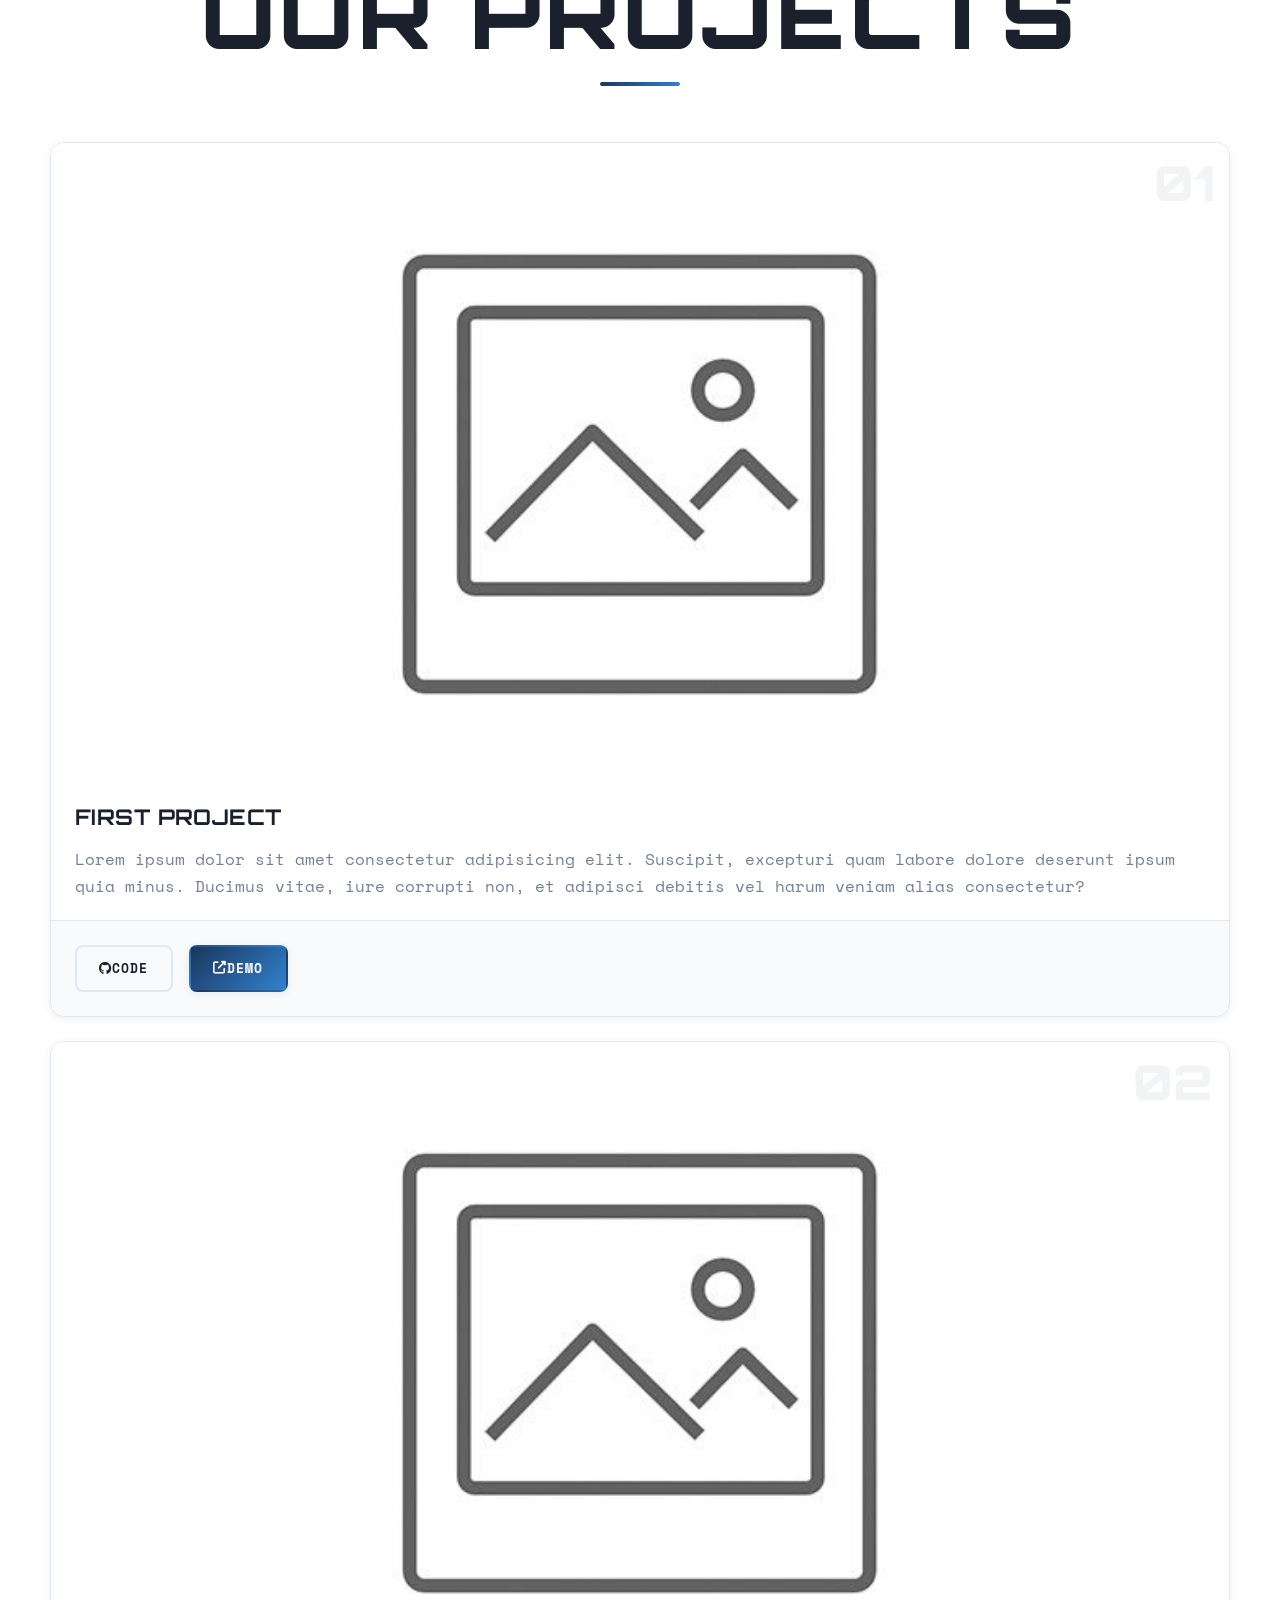
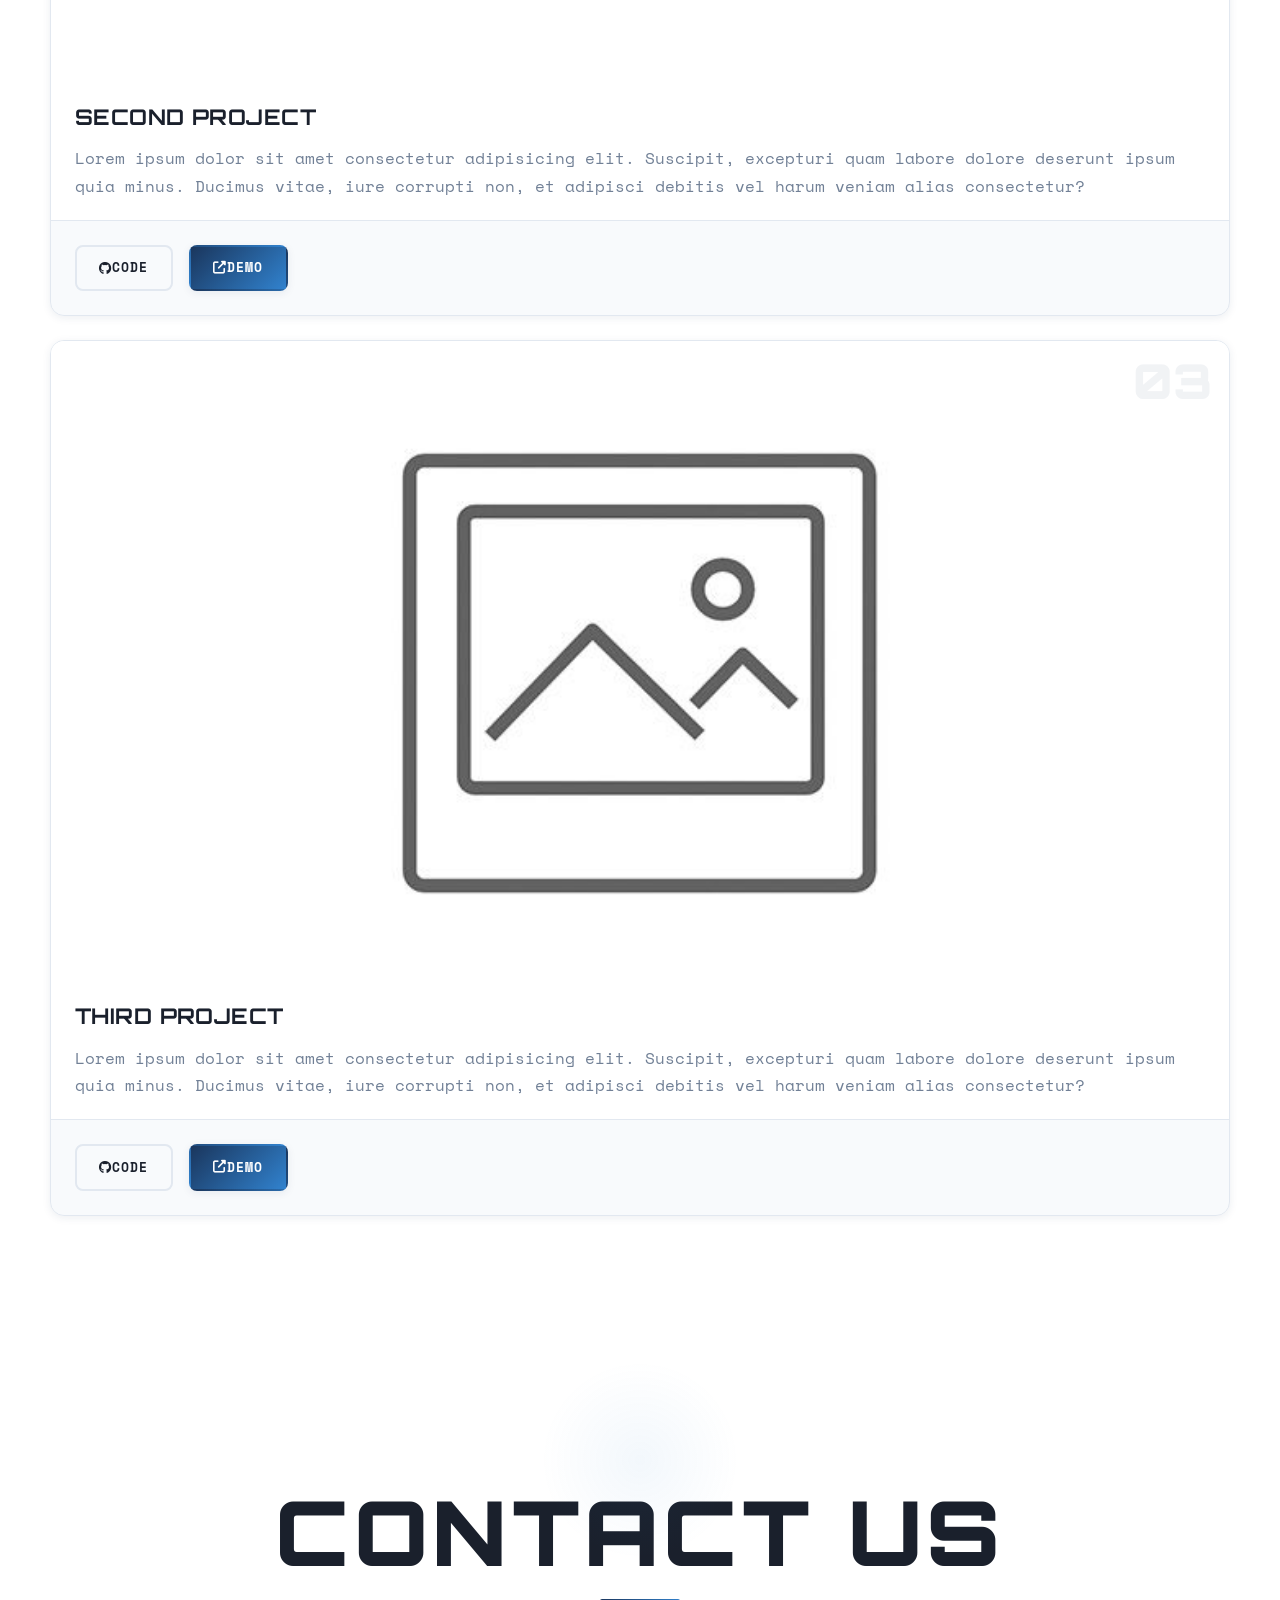
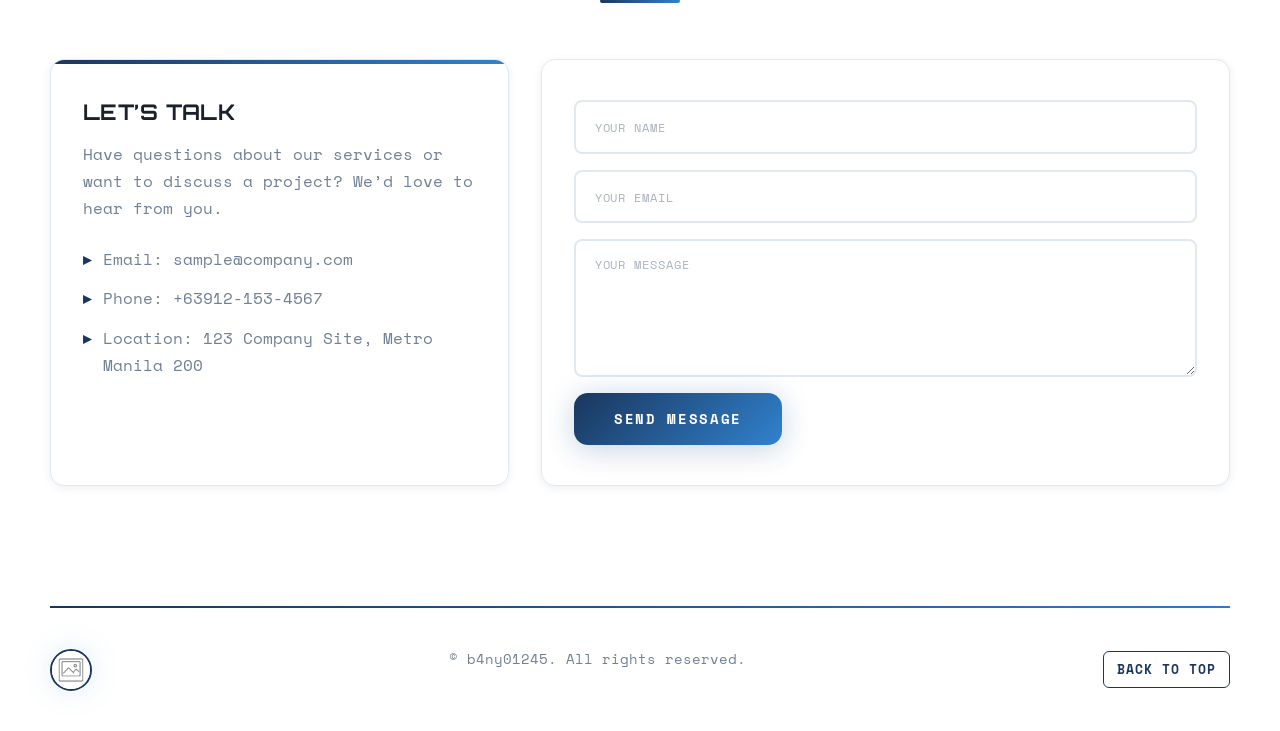
<file: Portfolio-main/-(NavyBlue-Theme)  Portfolio Template - b4ny01245/index.html>
<!DOCTYPE html>
<html lang="en">

<head>
    <meta charset="UTF-8">
    <meta name="viewport" content="width=device-width, initial-scale=1.0">
    <title>My Sample Landing Page</title>
    <link rel="icon" href="assets/image.jpg">
    <link rel="stylesheet" href="https://cdnjs.cloudflare.com/ajax/libs/font-awesome/6.5.0/css/all.min.css">
    <link rel="stylesheet" href="style.css">
    <script src="script.js" defer></script>
</head>

<body id="home">
    <header>
        <div class="head">
            <img src="assets/image.jpg" alt="myLogo">
            <strong>My Sample Landing Page</strong>

            <button class="menu-toggle" id="menu-toggle" aria-label="Open menu" aria-expanded="false">☰</button>
            <nav id="nav-menu">
                <a href="#home">Home</a>
                <a href="#about">About</a>
                <a href="#services">Services</a>
                <a href="#projects">Featured Projects</a>
                <a href="#contact">Contact</a>
                <button id="theme-toggle" aria-label="Toggle dark mode">🌙</button>
            </nav>
        </div>
    </header>
    <hr>
    <main>
        <section class="hero">
            <h1>Prof John Doe MIT</h1>
            <p>Lorem ipsum dolor sit amet consectetur adipisicing elit. Rem fugiat ut saepe minima. Rem, inventore
                consectetur. Laboriosam dolores rerum dolorem. Repellendus deleniti labore recusandae harum voluptatem
                quae repellat ex dicta.</p>
            <a href="#projects">View Projects</a> <a href="#contact">Contact Me</a>
        </section>
        <hr>

        <section id="about">
            <div class="about-header">
                <h1 class="eyebrow">Get to Know Me</h1>
            </div>
            <div class="about-grid">
                <div class="about-image">
                    <img src="assets/companyowner.jpg" alt="Picture of the Person">
                </div>
                <div class="about-content">
                    <p class="about-intro">Lorem ipsum dolor sit amet consectetur adipisicing elit. Magni fugiat ex est
                        voluptate, illum,
                        voluptatibus aliquid placeat illo, earum beatae quis! Officia quas consequuntur debitis, laborum
                        nihil
                        ducimus esse exercitationem!</p>

                    <div class="about-blocks">
                        <div class="about-block">
                            <div class="about-block-icon">
                                <i class="fas fa-briefcase"></i>
                            </div>
                            <div class="about-block-text">
                                <h3>Experience</h3>
                                <p>Lorem ipsum, dolor sit amet consectetur adipisicing elit. Consequatur, harum dolorem
                                    impedit delectus
                                    voluptatem dolor fuga quas totam dicta repudiandae fugiat officiis omnis eaque esse!
                                </p>
                            </div>
                        </div>

                        <div class="about-block">
                            <div class="about-block-icon">
                                <i class="fas fa-graduation-cap"></i>
                            </div>
                            <div class="about-block-text">
                                <h3>Education</h3>
                                <p>Lorem ipsum dolor sit amet consectetur adipisicing elit. Iure optio, eligendi quis
                                    sequi est at natus
                                    maiores in repellendus alias? Fuga, nesciunt aliquam facilis totam maxime.</p>
                            </div>
                        </div>

                        <div class="about-block">
                            <div class="about-block-icon">
                                <i class="fas fa-bolt"></i>
                            </div>
                            <div class="about-block-text">
                                <h3>Strengths & Working Style</h3>
                                <p>Lorem ipsum dolor sit amet consectetur adipisicing elit. Quod eaque mollitia rem!
                                    Libero facilis minus id
                                    culpa corporis. Perferendis, ducimus. Nemo magnam neque praesentium temporibus
                                    quidem.</p>
                            </div>
                        </div>
                    </div>

                    <div class="skills">
                        <h3>Skills</h3>
                        <ul>
                            <li>HTML</li>
                            <li>CSS</li>
                            <li>JavaScript</li>
                            <li>React</li>
                            <li>Node.js</li>
                        </ul>
                    </div>

                    <a href="assets/resume.pdf" download class="resume-btn">
                        <i class="fas fa-download"></i>
                        Download Resume
                    </a>
                </div>
            </div>
        </section>
        <hr>

        <section id="services" class="flexbox-services">
            <h1>Services I Offer</h1>
            <div class="services">
                <div class="service-card">
                    <i class="fas fa-code"></i>
                    <h3>Web Development</h3>
                    <p>Lorem ipsum dolor sit amet consectetur adipisicing elit. Suscipit, excepturi quam labore dolore
                        deserunt ipsum quia minus. Ducimus vitae, iure corrupti non, et adipisci debitis vel harum
                        veniam alias consectetur?</p>
                </div>
                <div class="service-card">
                    <i class="fas fa-paint-brush"></i>
                    <h3>UI/UX Design</h3>
                    <p>Lorem ipsum dolor sit amet consectetur adipisicing elit. Suscipit, excepturi quam labore dolore
                        deserunt ipsum quia minus. Ducimus vitae, iure corrupti non, et adipisci debitis vel harum
                        veniam alias consectetur?</p>
                </div>
                <div class="service-card">
                    <i class="fas fa-mobile-alt"></i>
                    <h3>Mobile App Development</h3>
                    <p>Lorem ipsum dolor sit amet consectetur adipisicing elit. Suscipit, excepturi quam labore dolore
                        deserunt ipsum quia minus. Ducimus vitae, iure corrupti non, et adipisci debitis vel harum
                        veniam alias consectetur?</p>
                </div>
            </div>
        </section>
        <br>

        <section id="projects" class="flexbox-projects">
            <h1>Our Projects</h1>
            <div class="flex1">
                <img src="assets/1stproj.jpg" alt="First Project Display">
                <h3>First Project</h3>
                <p>Lorem ipsum dolor sit amet consectetur adipisicing elit. Suscipit, excepturi quam labore dolore
                    deserunt ipsum quia minus. Ducimus vitae, iure corrupti non, et adipisci debitis vel harum veniam
                    alias consectetur?</p>
                <div class="project-links">
                    <a href="#" class="plink"><i class="fab fa-github"></i> Code</a>
                    <a href="#" class="plink plink-primary"><i class="fa fa-external-link-alt"></i> Demo</a>
                </div>
            </div>
            <div class="flex2">
                <img src="assets/2ndproj.jpg" alt="Second Project Display">
                <h3>Second Project</h3>
                <p>Lorem ipsum dolor sit amet consectetur adipisicing elit. Suscipit, excepturi quam labore dolore
                    deserunt ipsum quia minus. Ducimus vitae, iure corrupti non, et adipisci debitis vel harum veniam
                    alias consectetur?</p>
                <div class="project-links">
                    <a href="#" class="plink"><i class="fab fa-github"></i> Code</a>
                    <a href="#" class="plink plink-primary"><i class="fa fa-external-link-alt"></i> Demo</a>
                </div>
            </div>
            <div class="flex3">
                <img src="assets/3rdproj.jpg" alt="Third Project Display">
                <h3>Third Project</h3>
                <p>Lorem ipsum dolor sit amet consectetur adipisicing elit. Suscipit, excepturi quam labore dolore
                    deserunt ipsum quia minus. Ducimus vitae, iure corrupti non, et adipisci debitis vel harum veniam
                    alias consectetur?</p>
                <div class="project-links">
                    <a href="#" class="plink"><i class="fab fa-github"></i> Code</a>
                    <a href="#" class="plink plink-primary"><i class="fa fa-external-link-alt"></i> Demo</a>
                </div>
            </div>
        </section>

        <section id="contact" class="contact-section">
            <h1>Contact Us</h1>
            <div class="contact-grid">
                <div class="contact-card">
                    <h3>Let’s talk</h3>
                    <p>Have questions about our services or want to discuss a project? We’d love to hear from you.</p>
                    <ul class="contact-list">
                        <li>Email: sample@company.com</li>
                        <li>Phone: +63912-153-4567</li>
                        <li>Location: 123 Company Site, Metro Manila 200</li>
                    </ul>
                </div>

                <form class="contact-form">
                    <input type="text" name="name" placeholder="Your Name" aria-label="Your Name">
                    <input type="email" name="email" placeholder="Your Email" aria-label="Your Email">
                    <textarea name="message" rows="5" placeholder="Your Message" aria-label="Your Message"></textarea>
                    <button type="submit">Send Message</button>
                </form>
            </div>
        </section>
    </main>
    <footer>
        <img src="assets/image.jpg" alt="myLogo">
        <p>&copy; b4ny01245. All rights reserved.</p>
        <a href="#home">Back to Top</a>
    </footer>
</body>

</html>
</file>
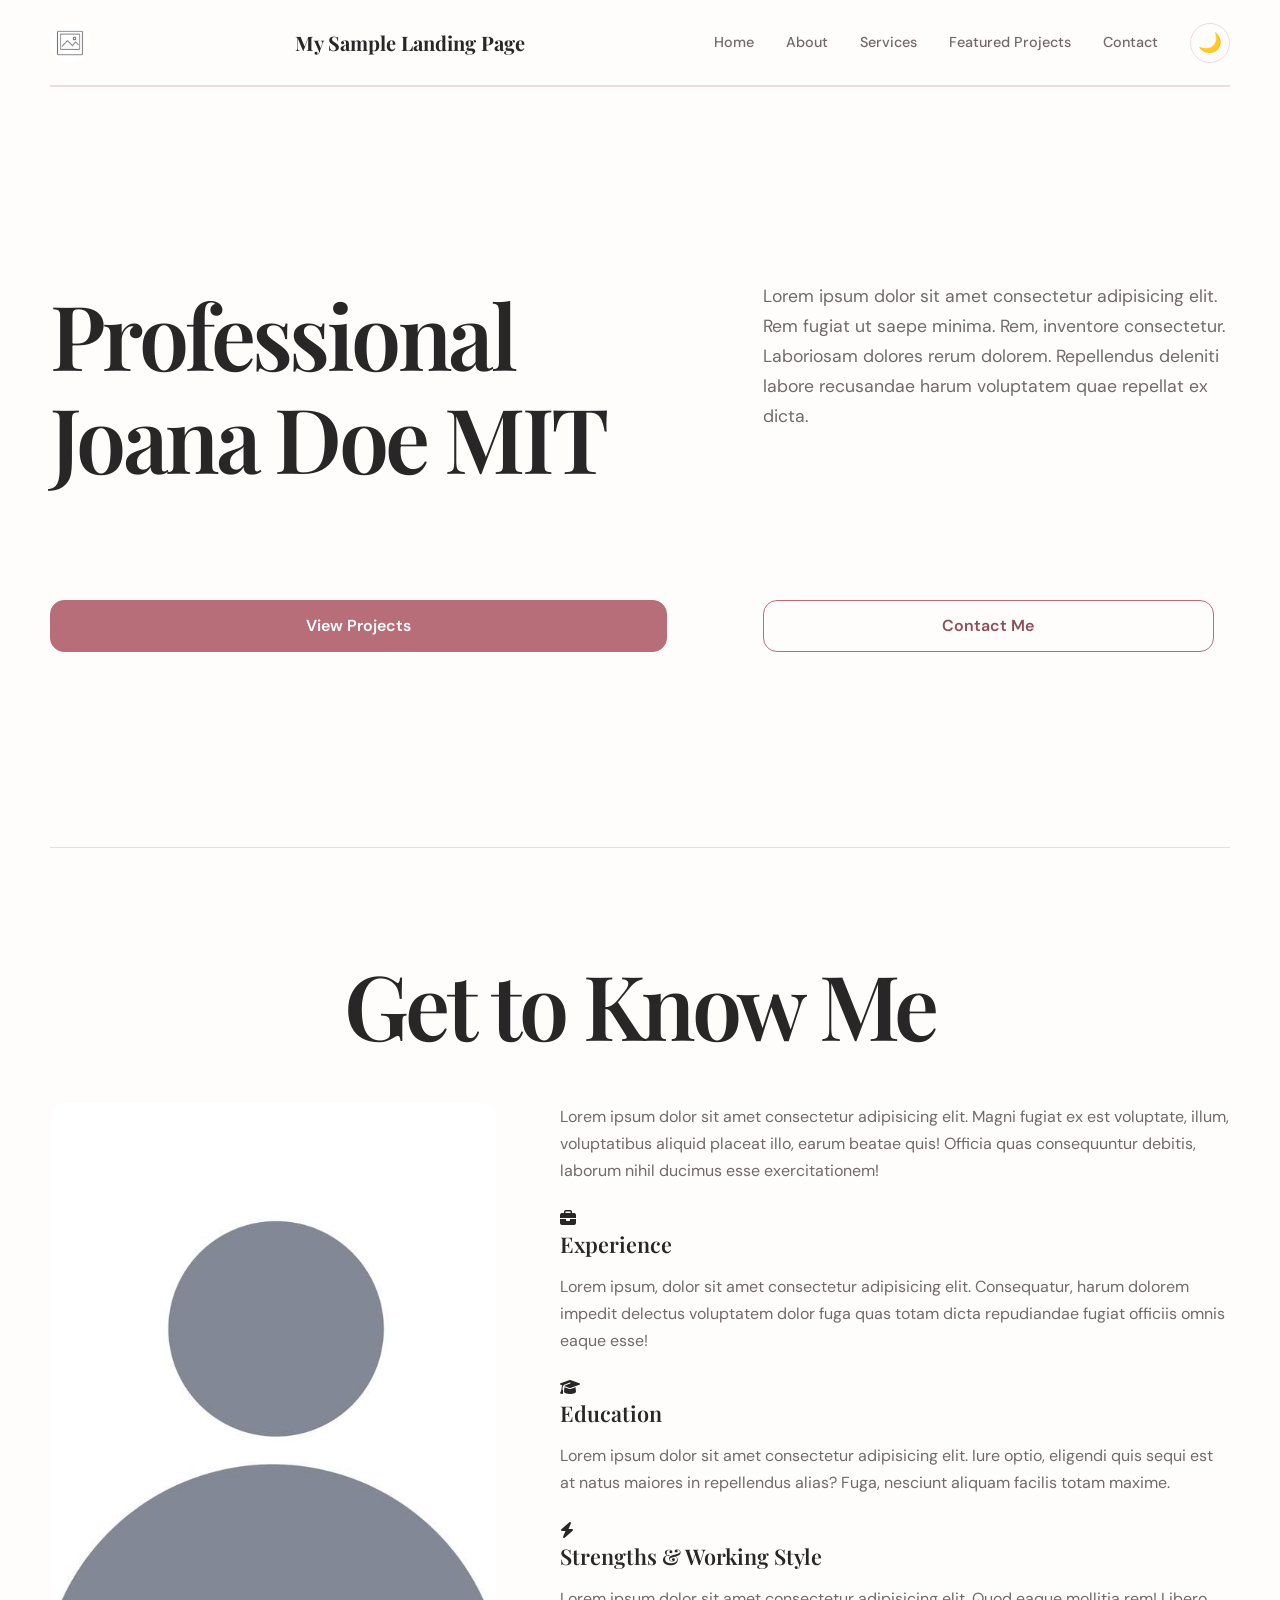
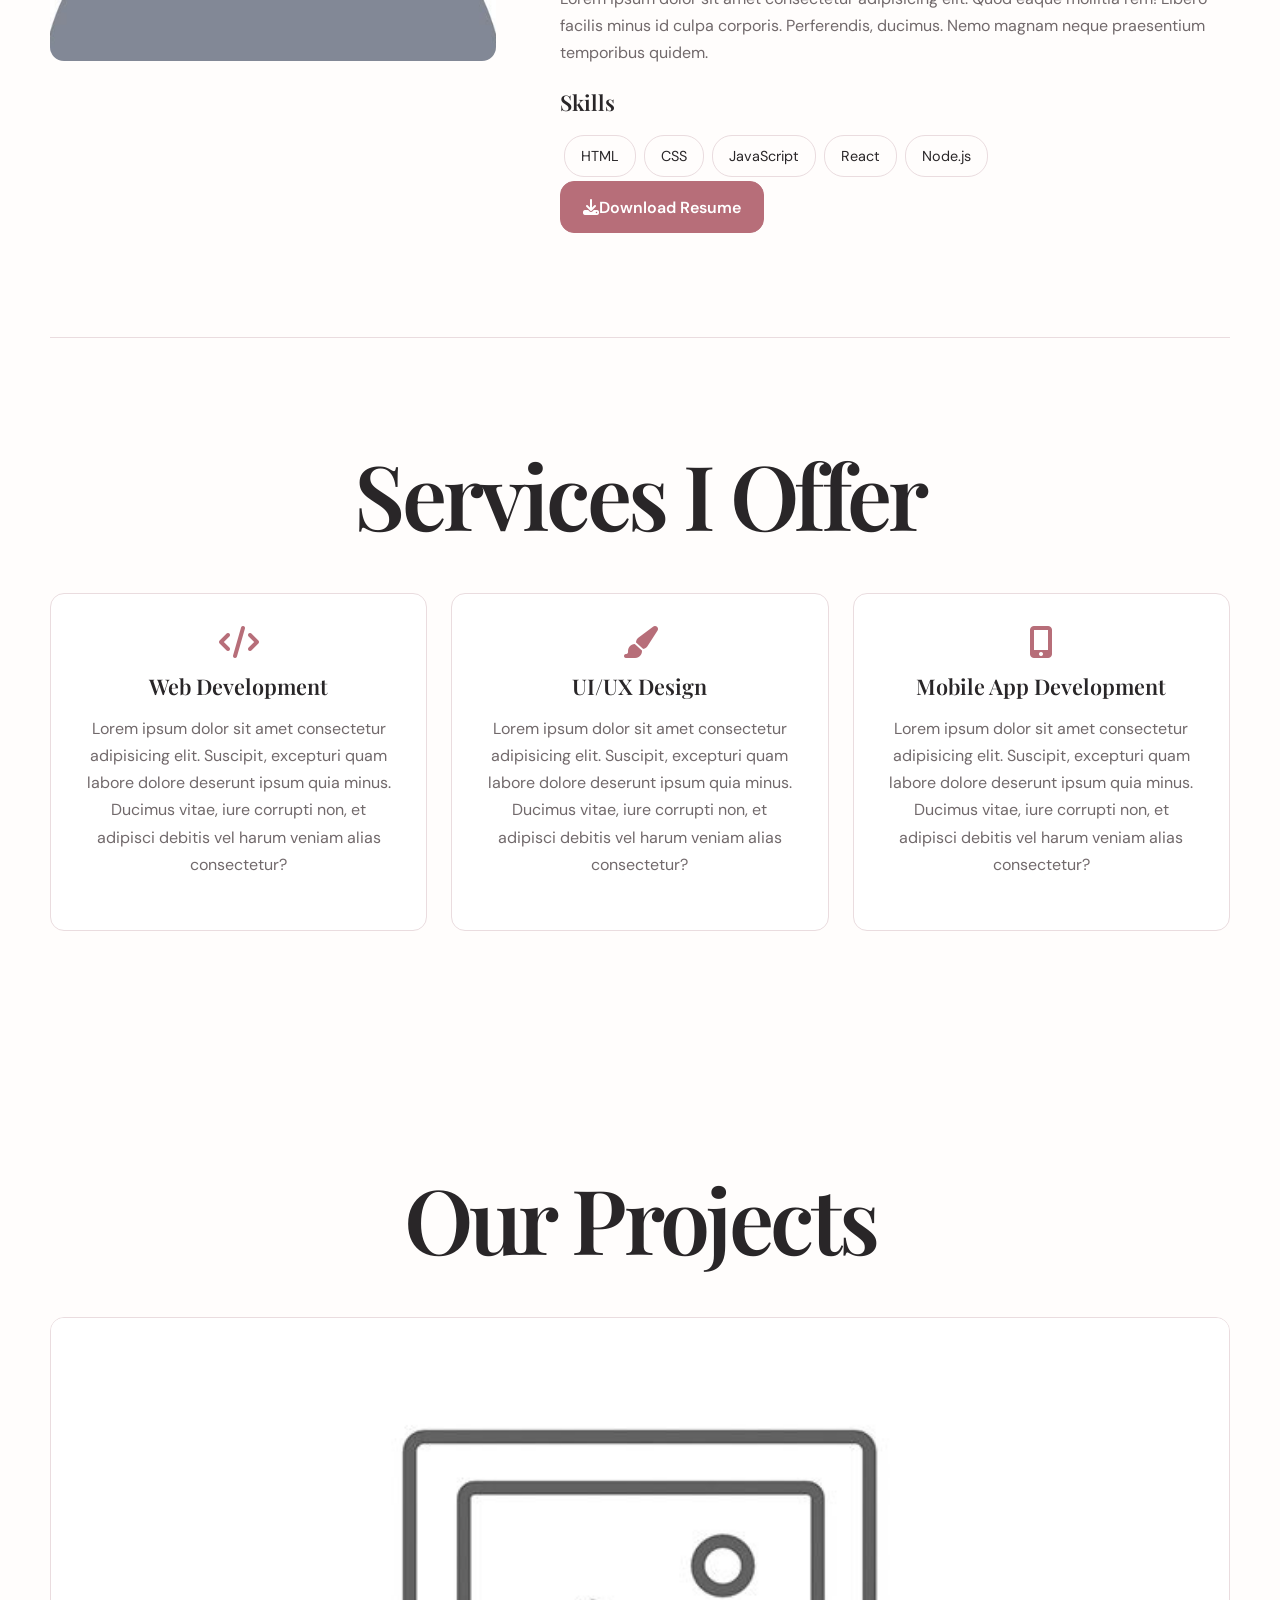
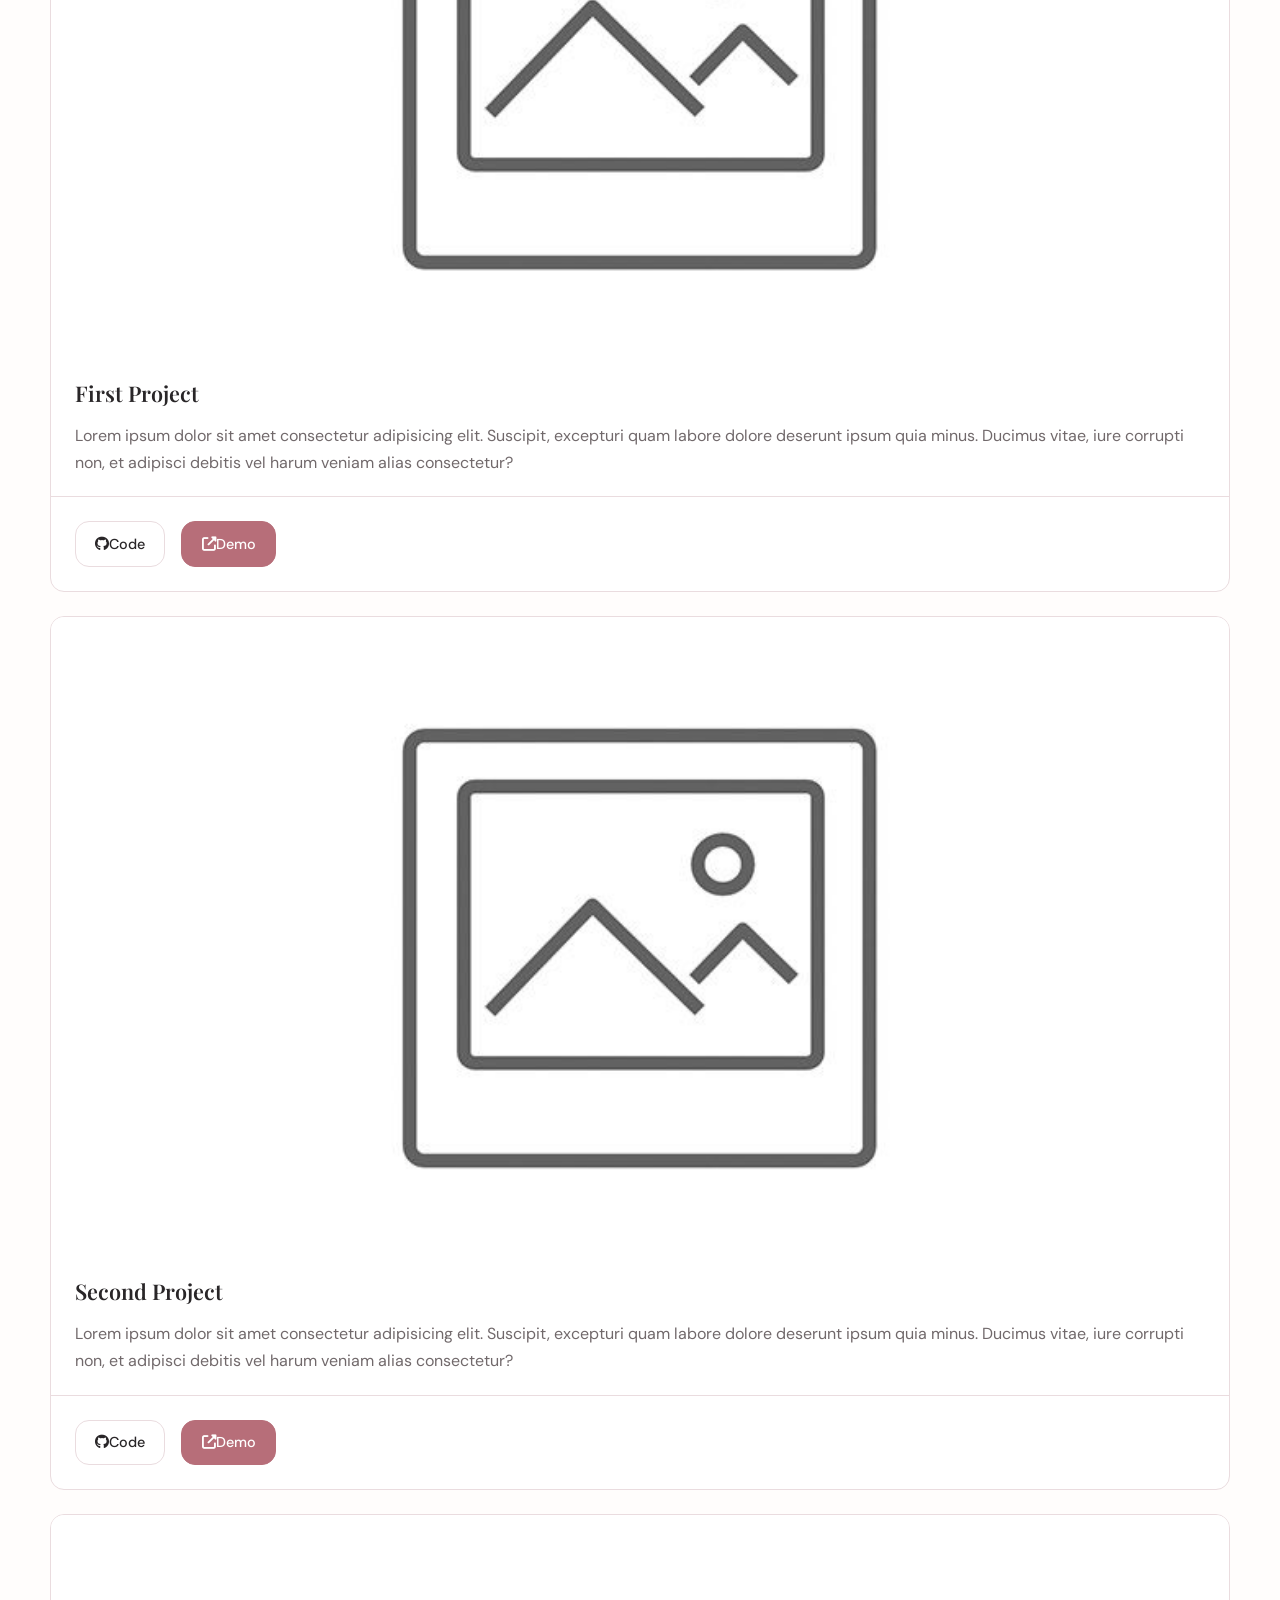
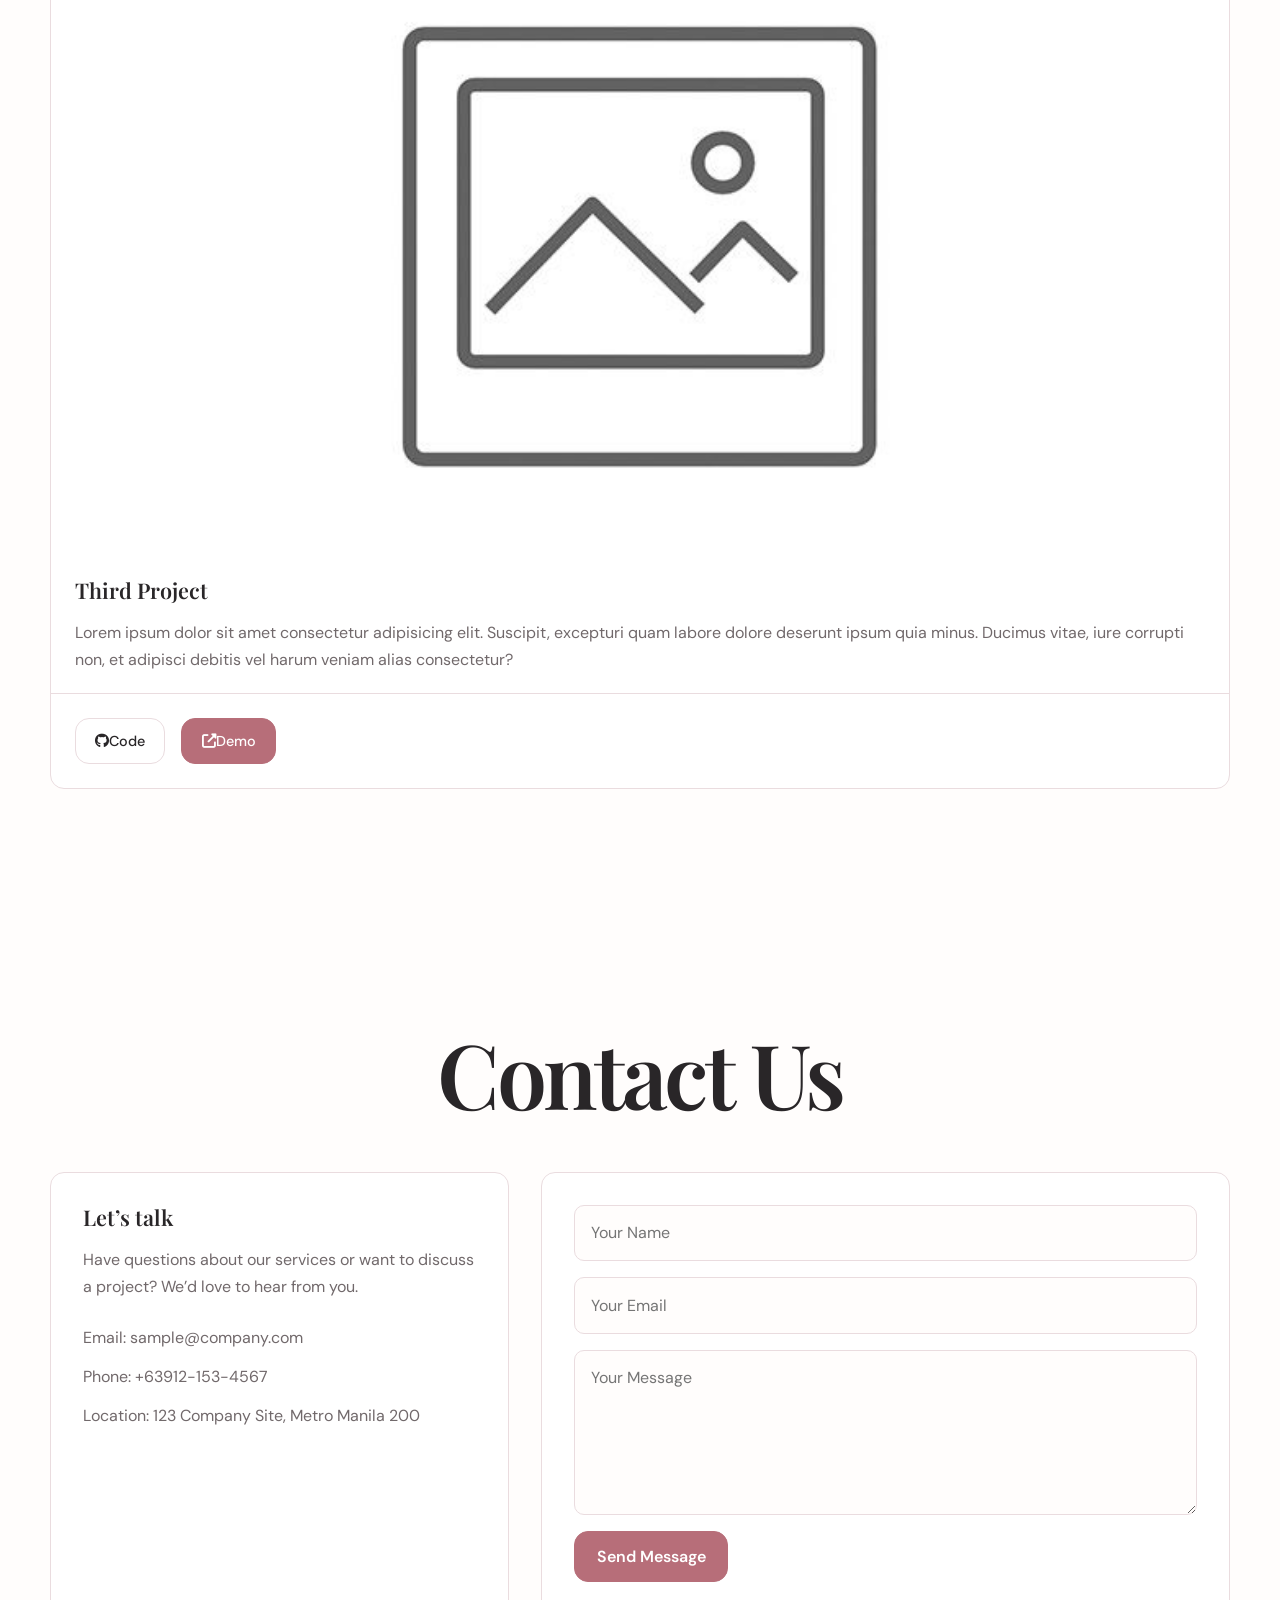
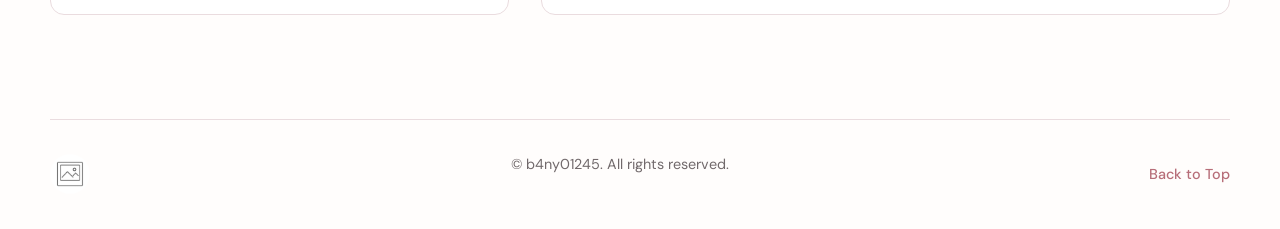
<file: Portfolio-main/-(Pink-Theme)  Portfolio Template - b4ny01245/index.html>
<!DOCTYPE html>
<html lang="en">

<head>
    <meta charset="UTF-8">
    <meta name="viewport" content="width=device-width, initial-scale=1.0">
    <title>My Sample Landing Page</title>
    <link rel="icon" href="assets/image.jpg">
    <link rel="stylesheet" href="https://cdnjs.cloudflare.com/ajax/libs/font-awesome/6.5.0/css/all.min.css">
    <link rel="stylesheet" href="style.css">
    <script src="script.js" defer></script>
</head>

<body id="home">
    <header>
        <div class="head">
            <img src="assets/image.jpg" alt="myLogo">
            <strong>My Sample Landing Page</strong>

            <button class="menu-toggle" id="menu-toggle" aria-label="Open menu" aria-expanded="false">☰</button>
            <nav id="nav-menu">
                <a href="#home">Home</a>
                <a href="#about">About</a>
                <a href="#services">Services</a>
                <a href="#projects">Featured Projects</a>
                <a href="#contact">Contact</a>
                <button id="theme-toggle" aria-label="Toggle dark mode">🌙</button>
            </nav>
        </div>
    </header>
    <hr>
    <main>
        <section class="hero">
            <h1>Professional Joana Doe MIT</h1>
            <p>Lorem ipsum dolor sit amet consectetur adipisicing elit. Rem fugiat ut saepe minima. Rem, inventore
                consectetur. Laboriosam dolores rerum dolorem. Repellendus deleniti labore recusandae harum voluptatem
                quae repellat ex dicta.</p>
            <a href="#projects">View Projects</a> <a href="#contact">Contact Me</a>
        </section>
        <hr>

        <section id="about">
            <div class="about-header">
                <h1 class="eyebrow">Get to Know Me</h1>
            </div>
            <div class="about-grid">
                <div class="about-image">
                    <img src="assets/companyowner.jpg" alt="Picture of the Person">
                </div>
                <div class="about-content">
                    <p class="about-intro">Lorem ipsum dolor sit amet consectetur adipisicing elit. Magni fugiat ex est
                        voluptate, illum,
                        voluptatibus aliquid placeat illo, earum beatae quis! Officia quas consequuntur debitis, laborum
                        nihil
                        ducimus esse exercitationem!</p>

                    <div class="about-blocks">
                        <div class="about-block">
                            <div class="about-block-icon">
                                <i class="fas fa-briefcase"></i>
                            </div>
                            <div class="about-block-text">
                                <h3>Experience</h3>
                                <p>Lorem ipsum, dolor sit amet consectetur adipisicing elit. Consequatur, harum dolorem
                                    impedit delectus
                                    voluptatem dolor fuga quas totam dicta repudiandae fugiat officiis omnis eaque esse!
                                </p>
                            </div>
                        </div>

                        <div class="about-block">
                            <div class="about-block-icon">
                                <i class="fas fa-graduation-cap"></i>
                            </div>
                            <div class="about-block-text">
                                <h3>Education</h3>
                                <p>Lorem ipsum dolor sit amet consectetur adipisicing elit. Iure optio, eligendi quis
                                    sequi est at natus
                                    maiores in repellendus alias? Fuga, nesciunt aliquam facilis totam maxime.</p>
                            </div>
                        </div>

                        <div class="about-block">
                            <div class="about-block-icon">
                                <i class="fas fa-bolt"></i>
                            </div>
                            <div class="about-block-text">
                                <h3>Strengths & Working Style</h3>
                                <p>Lorem ipsum dolor sit amet consectetur adipisicing elit. Quod eaque mollitia rem!
                                    Libero facilis minus id
                                    culpa corporis. Perferendis, ducimus. Nemo magnam neque praesentium temporibus
                                    quidem.</p>
                            </div>
                        </div>
                    </div>

                    <div class="skills">
                        <h3>Skills</h3>
                        <ul>
                            <li>HTML</li>
                            <li>CSS</li>
                            <li>JavaScript</li>
                            <li>React</li>
                            <li>Node.js</li>
                        </ul>
                    </div>

                    <a href="assets/resume.pdf" download class="resume-btn">
                        <i class="fas fa-download"></i>
                        Download Resume
                    </a>
                </div>
            </div>
        </section>
        <hr>

        <section id="services" class="flexbox-services">
            <h1>Services I Offer</h1>
            <div class="services">
                <div class="service-card">
                    <i class="fas fa-code"></i>
                    <h3>Web Development</h3>
                    <p>Lorem ipsum dolor sit amet consectetur adipisicing elit. Suscipit, excepturi quam labore dolore
                        deserunt ipsum quia minus. Ducimus vitae, iure corrupti non, et adipisci debitis vel harum
                        veniam alias consectetur?</p>
                </div>
                <div class="service-card">
                    <i class="fas fa-paint-brush"></i>
                    <h3>UI/UX Design</h3>
                    <p>Lorem ipsum dolor sit amet consectetur adipisicing elit. Suscipit, excepturi quam labore dolore
                        deserunt ipsum quia minus. Ducimus vitae, iure corrupti non, et adipisci debitis vel harum
                        veniam alias consectetur?</p>
                </div>
                <div class="service-card">
                    <i class="fas fa-mobile-alt"></i>
                    <h3>Mobile App Development</h3>
                    <p>Lorem ipsum dolor sit amet consectetur adipisicing elit. Suscipit, excepturi quam labore dolore
                        deserunt ipsum quia minus. Ducimus vitae, iure corrupti non, et adipisci debitis vel harum
                        veniam alias consectetur?</p>
                </div>
            </div>
        </section>
        <br>

        <section id="projects" class="flexbox-projects">
            <h1>Our Projects</h1>
            <div class="flex1">
                <img src="assets/1stproj.jpg" alt="First Project Display">
                <h3>First Project</h3>
                <p>Lorem ipsum dolor sit amet consectetur adipisicing elit. Suscipit, excepturi quam labore dolore
                    deserunt ipsum quia minus. Ducimus vitae, iure corrupti non, et adipisci debitis vel harum veniam
                    alias consectetur?</p>
                <div class="project-links">
                    <a href="#" class="plink"><i class="fab fa-github"></i> Code</a>
                    <a href="#" class="plink plink-primary"><i class="fa fa-external-link-alt"></i> Demo</a>
                </div>
            </div>
            <div class="flex2">
                <img src="assets/2ndproj.jpg" alt="Second Project Display">
                <h3>Second Project</h3>
                <p>Lorem ipsum dolor sit amet consectetur adipisicing elit. Suscipit, excepturi quam labore dolore
                    deserunt ipsum quia minus. Ducimus vitae, iure corrupti non, et adipisci debitis vel harum veniam
                    alias consectetur?</p>
                <div class="project-links">
                    <a href="#" class="plink"><i class="fab fa-github"></i> Code</a>
                    <a href="#" class="plink plink-primary"><i class="fa fa-external-link-alt"></i> Demo</a>
                </div>
            </div>
            <div class="flex3">
                <img src="assets/3rdproj.jpg" alt="Third Project Display">
                <h3>Third Project</h3>
                <p>Lorem ipsum dolor sit amet consectetur adipisicing elit. Suscipit, excepturi quam labore dolore
                    deserunt ipsum quia minus. Ducimus vitae, iure corrupti non, et adipisci debitis vel harum veniam
                    alias consectetur?</p>
                <div class="project-links">
                    <a href="#" class="plink"><i class="fab fa-github"></i> Code</a>
                    <a href="#" class="plink plink-primary"><i class="fa fa-external-link-alt"></i> Demo</a>
                </div>
            </div>
        </section>

        <section id="contact" class="contact-section">
            <h1>Contact Us</h1>
            <div class="contact-grid">
                <div class="contact-card">
                    <h3>Let’s talk</h3>
                    <p>Have questions about our services or want to discuss a project? We’d love to hear from you.</p>
                    <ul class="contact-list">
                        <li>Email: sample@company.com</li>
                        <li>Phone: +63912-153-4567</li>
                        <li>Location: 123 Company Site, Metro Manila 200</li>
                    </ul>
                </div>

                <form class="contact-form">
                    <input type="text" name="name" placeholder="Your Name" aria-label="Your Name">
                    <input type="email" name="email" placeholder="Your Email" aria-label="Your Email">
                    <textarea name="message" rows="5" placeholder="Your Message" aria-label="Your Message"></textarea>
                    <button type="submit">Send Message</button>
                </form>
            </div>
        </section>
    </main>
    <footer>
        <img src="assets/image.jpg" alt="myLogo">
        <p>&copy; b4ny01245. All rights reserved.</p>
        <a href="#home">Back to Top</a>
    </footer>
</body>

</html>
</file>
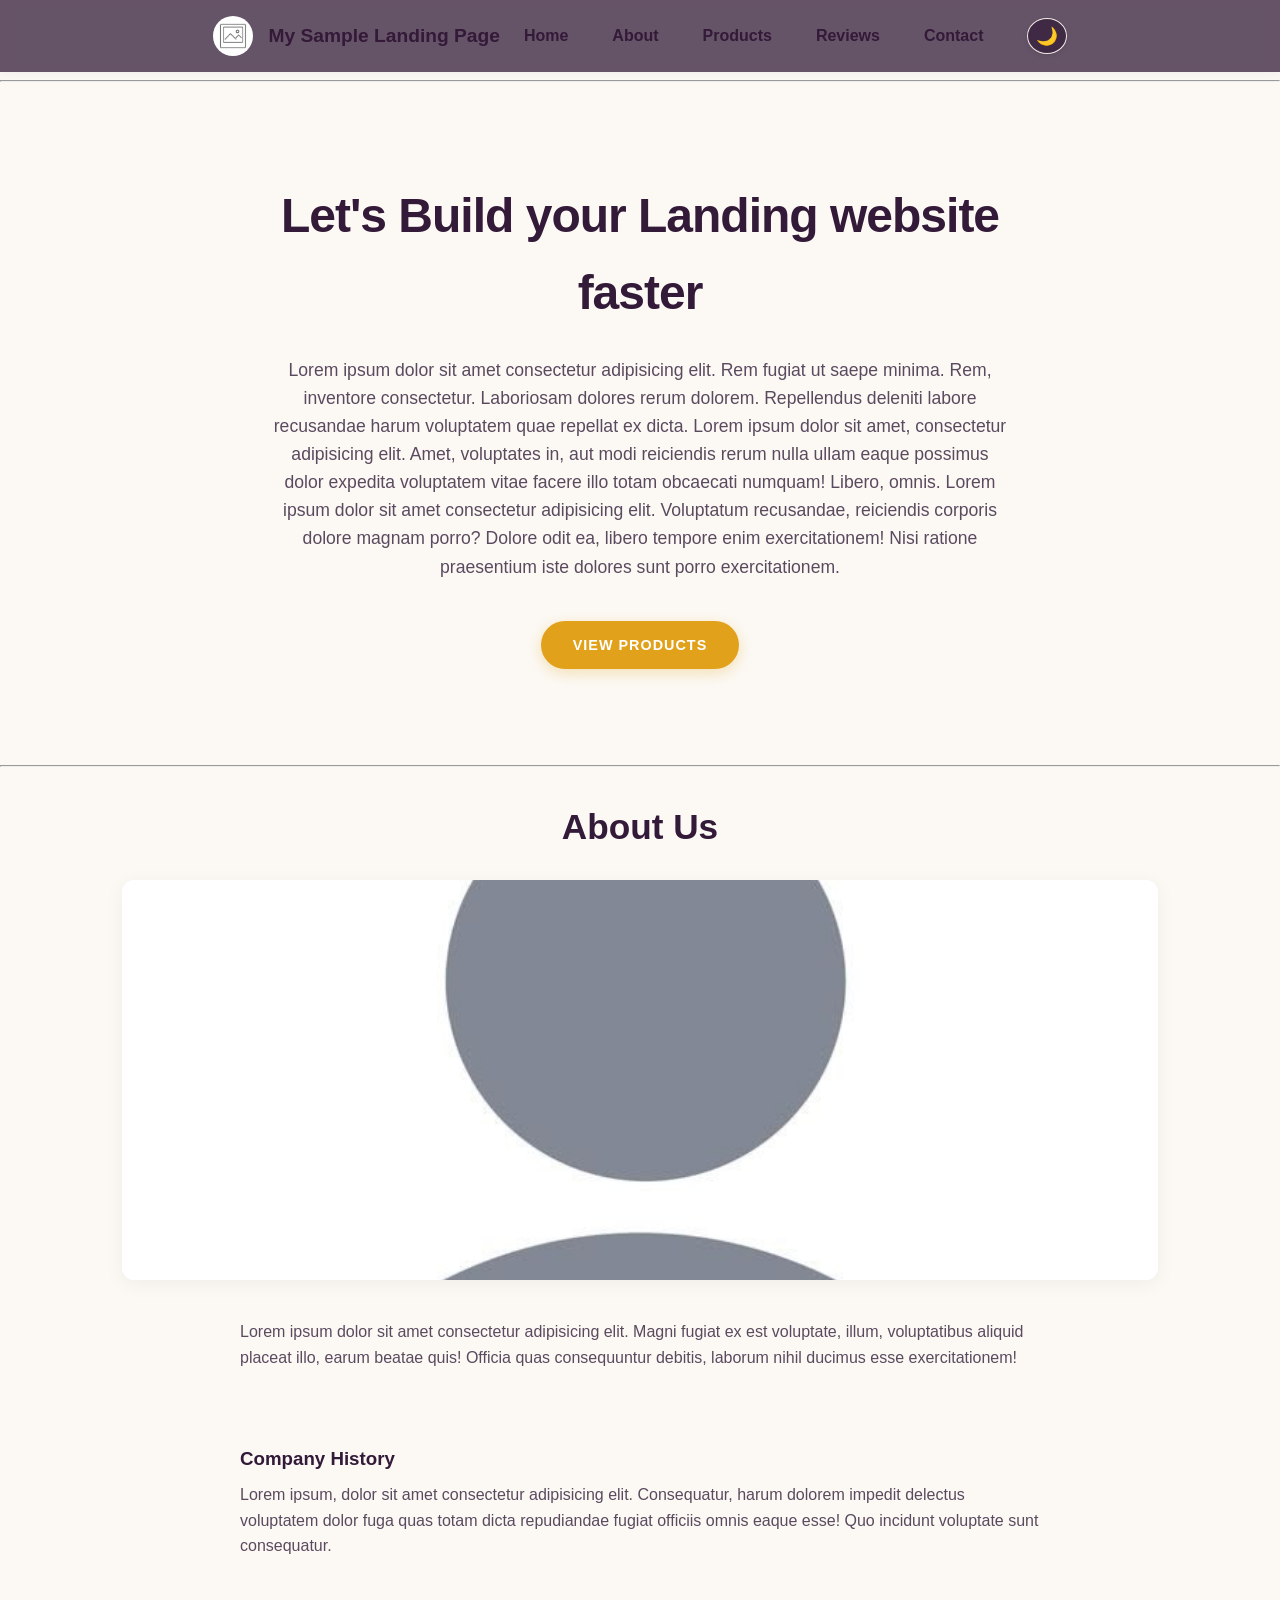
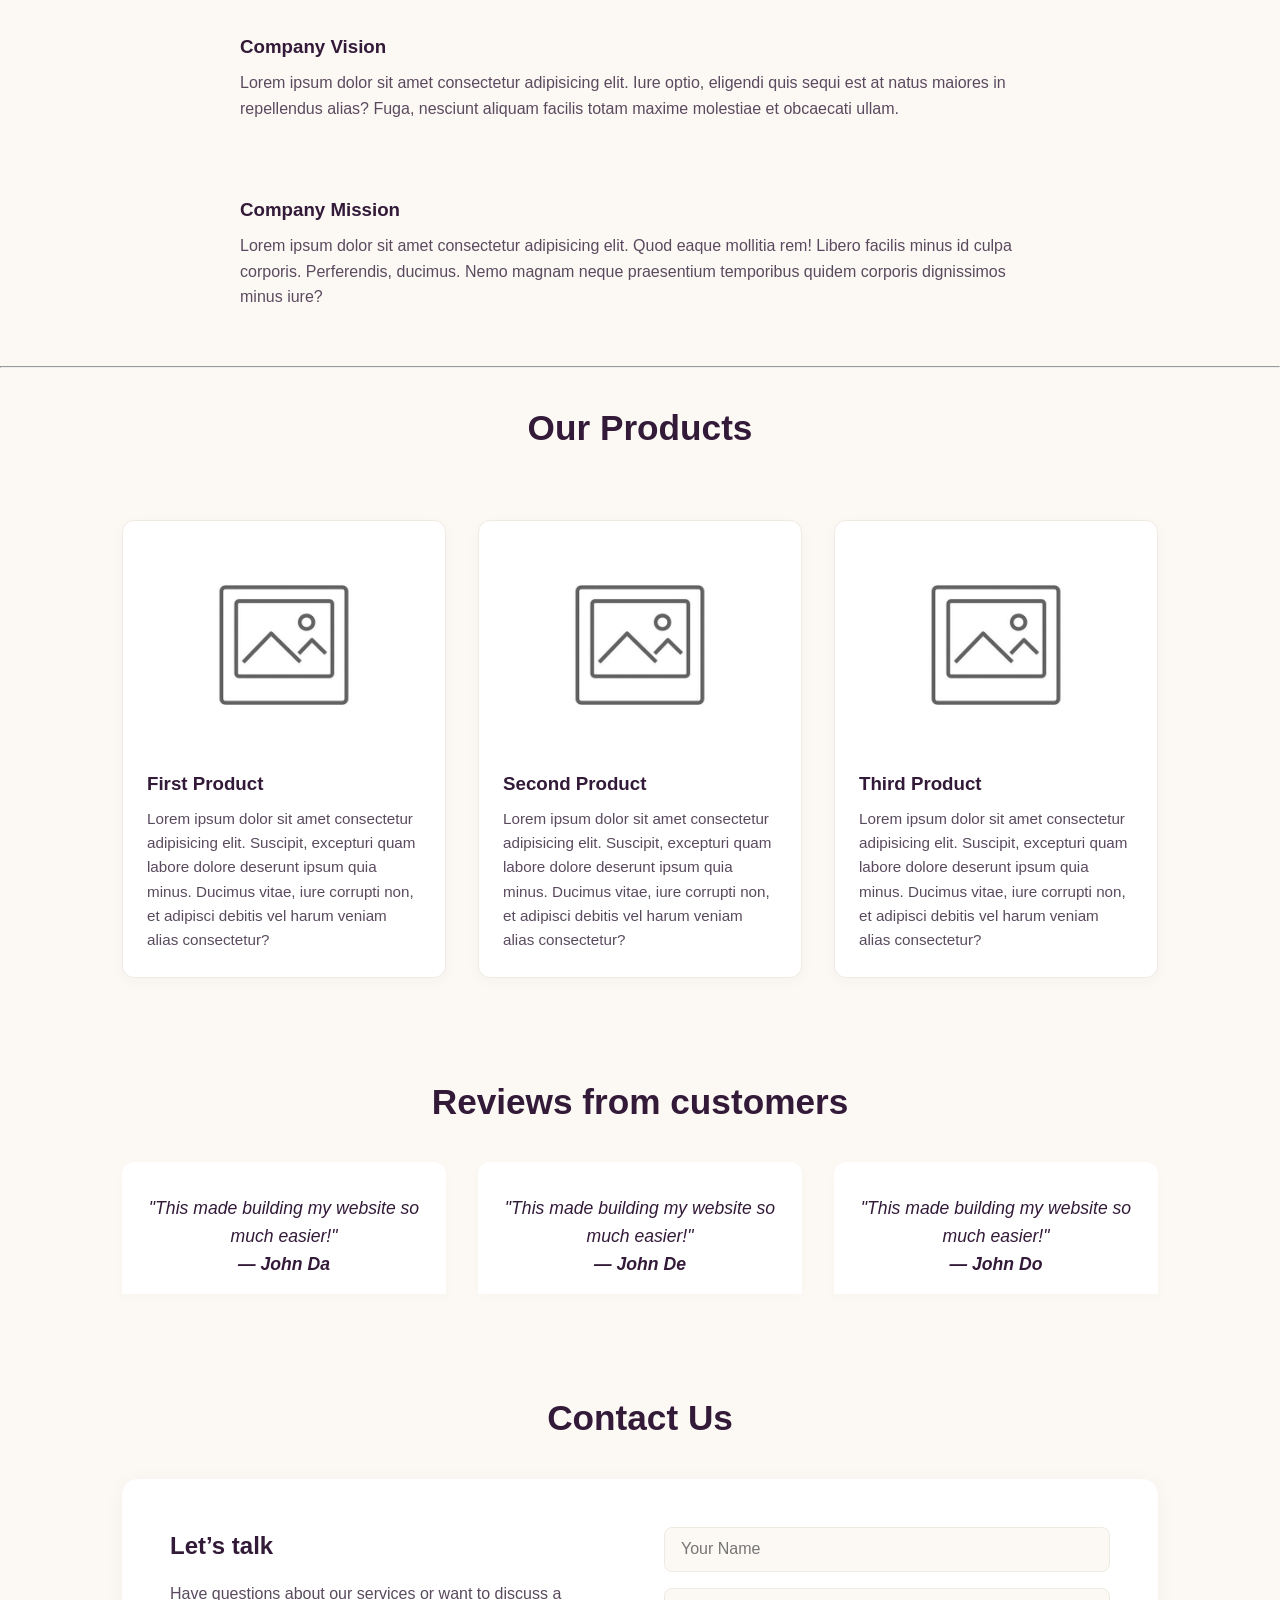
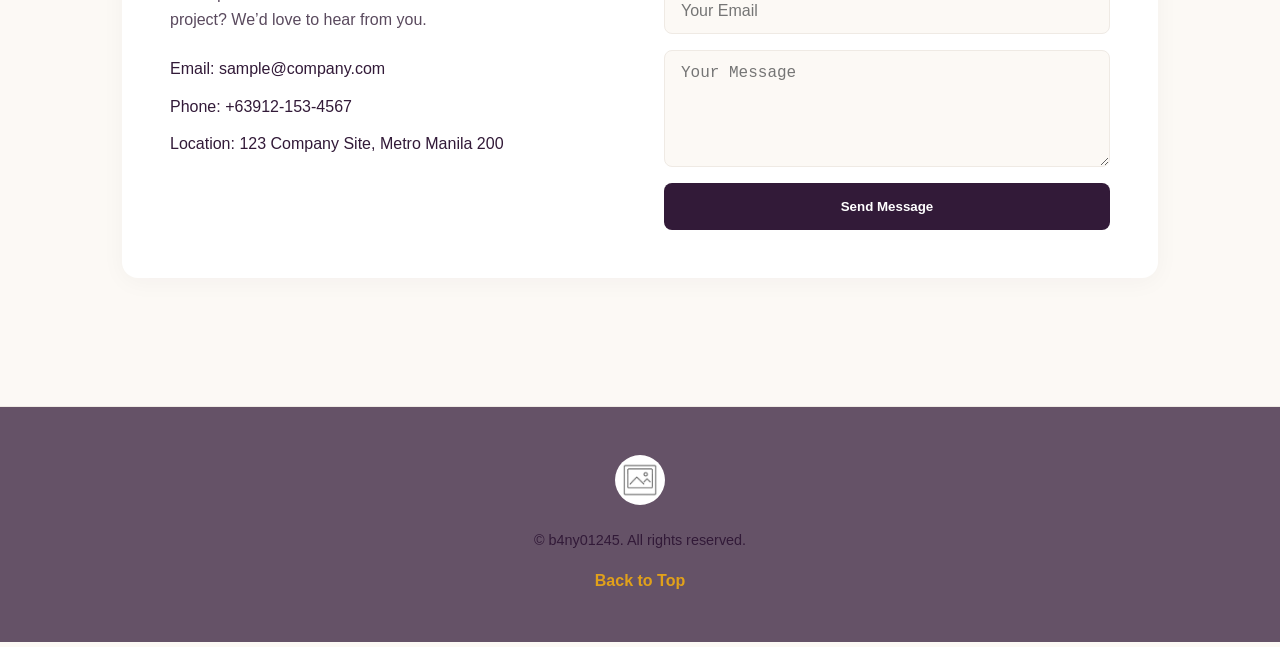
<file: Portfolio-main/-(Purple-Theme)  Modern Responsive Landing Page Template - b4ny01245/index.html>
<!DOCTYPE html>
<html lang="en">

<head>
    <meta charset="UTF-8">
    <meta name="viewport" content="width=device-width, initial-scale=1.0">
    <title>My Sample Landing Page</title>
    <link rel="icon" href="assets/image.jpg">
    <link rel="stylesheet" href="style.css">
    <script src="script.js" defer></script>
</head>

<body id="home">
    <header>
        <div class="head">
            <img src="assets/image.jpg" alt="myLogo">
            <strong>My Sample Landing Page</strong>

            <button class="menu-toggle" id="menu-toggle" aria-label="Open menu" aria-expanded="false">☰</button>
            <nav id="nav-menu">
                <a href="#home">Home</a>
                <a href="#about">About</a>
                <a href="#products">Products</a>
                <a href="#review">Reviews</a>
                <a href="#contact">Contact</a>
                <button id="theme-toggle" aria-label="Toggle dark mode">🌙</button>
            </nav>
        </div>
    </header>
    <hr>
    <main>
        <section class="hero">
            <h1>Let's Build your Landing website faster</h1>
            <p>Lorem ipsum dolor sit amet consectetur adipisicing elit. Rem fugiat ut saepe minima. Rem, inventore
                consectetur. Laboriosam dolores rerum dolorem. Repellendus deleniti labore recusandae harum voluptatem
                quae repellat ex dicta. Lorem ipsum dolor sit amet, consectetur adipisicing elit. Amet, voluptates in,
                aut modi reiciendis rerum nulla ullam eaque possimus dolor expedita voluptatem vitae facere illo totam
                obcaecati numquam! Libero, omnis. Lorem ipsum dolor sit amet consectetur adipisicing elit. Voluptatum recusandae, reiciendis corporis dolore magnam porro? Dolore odit ea, libero tempore enim exercitationem! Nisi ratione praesentium iste dolores sunt porro exercitationem.</p>

            <a href="#products">View Products</a>
        </section><hr>

        <section id="about">
            <h1>About Us</h1>
            <img src="assets/companyowner.jpg" alt="Picture of the company/office/owners">
            <p>Lorem ipsum dolor sit amet consectetur adipisicing elit. Magni fugiat ex est voluptate, illum,
                voluptatibus aliquid placeat illo, earum beatae quis! Officia quas consequuntur debitis, laborum nihil
                ducimus esse exercitationem!</p>
            <br>
            <h3>Company History</h3>
            <p>Lorem ipsum, dolor sit amet consectetur adipisicing elit. Consequatur, harum dolorem impedit delectus
                voluptatem dolor fuga quas totam dicta repudiandae fugiat officiis omnis eaque esse! Quo incidunt
                voluptate sunt consequatur.</p>
            <br>
            <h3>Company Vision</h3>
            <p>Lorem ipsum dolor sit amet consectetur adipisicing elit. Iure optio, eligendi quis sequi est at natus
                maiores in repellendus alias? Fuga, nesciunt aliquam facilis totam maxime molestiae et obcaecati ullam.
            </p>
            <br>
            <h3>Company Mission</h3>
            <p>Lorem ipsum dolor sit amet consectetur adipisicing elit. Quod eaque mollitia rem! Libero facilis minus id
                culpa corporis. Perferendis, ducimus. Nemo magnam neque praesentium temporibus quidem corporis
                dignissimos minus iure?</p>
        </section>
        <hr>

        <section id="products" class="flexbox-products">
            <h1>Our Products</h1>
            <div class="flex1">
                <img src="assets/1stprod.jpg" alt="First Product Display">
                <h3>First Product</h3>
                <p>Lorem ipsum dolor sit amet consectetur adipisicing elit. Suscipit, excepturi quam labore dolore
                    deserunt ipsum quia minus. Ducimus vitae, iure corrupti non, et adipisci debitis vel harum veniam
                    alias consectetur?</p>
            </div>
            <div class="flex2">
                <img src="assets/2ndprod.jpg" alt="Second Product Display">
                <h3>Second Product</h3>
                <p>Lorem ipsum dolor sit amet consectetur adipisicing elit. Suscipit, excepturi quam labore dolore
                    deserunt ipsum quia minus. Ducimus vitae, iure corrupti non, et adipisci debitis vel harum veniam
                    alias consectetur?</p>
            </div>
            <div class="flex3">
                <img src="assets/3rdprod.jpg" alt="Third Product Display">
                <h3>Third Product</h3>
                <p>Lorem ipsum dolor sit amet consectetur adipisicing elit. Suscipit, excepturi quam labore dolore
                    deserunt ipsum quia minus. Ducimus vitae, iure corrupti non, et adipisci debitis vel harum veniam
                    alias consectetur?</p>
            </div>
        </section>

        <section id="review">
            <h1>Reviews from customers</h1>
            <div class="review">
                <blockquote>
                    "This made building my website so much easier!"
                    <p><strong>— John Da</strong></p>
                </blockquote>

                <blockquote>
                    "This made building my website so much easier!"
                    <p><strong>— John De</strong></p>
                </blockquote>

                <blockquote>
                    "This made building my website so much easier!"
                    <p><strong>— John Do</strong></p>
                </blockquote>
                
            </div>
        </section>

        <section id="contact" class="contact-section">
            <h1>Contact Us</h1>
            <div class="contact-grid">
                <div class="contact-card">
                    <h3>Let’s talk</h3>
                    <p>Have questions about our services or want to discuss a project? We’d love to hear from you.</p>
                    <ul class="contact-list">
                        <li>Email: sample@company.com</li>
                        <li>Phone: +63912-153-4567</li>
                        <li>Location: 123 Company Site, Metro Manila 200</li>
                    </ul>
                </div>

                <form class="contact-form">
                    <input type="text" name="name" placeholder="Your Name" aria-label="Your Name">
                    <input type="email" name="email" placeholder="Your Email" aria-label="Your Email">
                    <textarea name="message" rows="5" placeholder="Your Message" aria-label="Your Message"></textarea>
                    <button type="submit">Send Message</button>
                </form>
            </div>
        </section>
    </main>
    <footer>
        <img src="assets/image.jpg" alt="myLogo">
        <p>&copy; b4ny01245. All rights reserved.</p>
        <a href="#home">Back to Top</a>
    </footer>
</body>
</html>
</file>
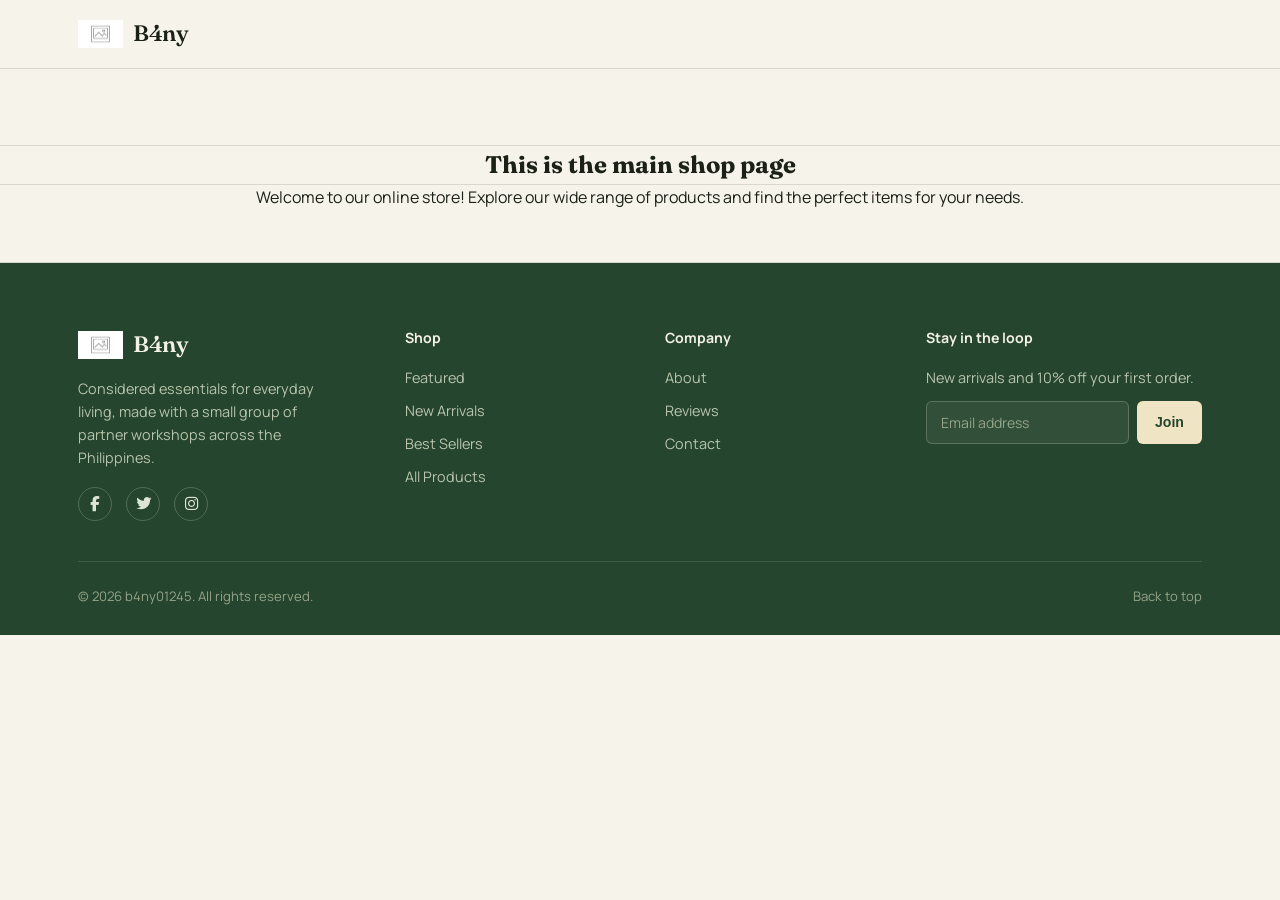
<file: Portfolio-main/-(Green-Theme) E-commerce Landing Template Page - b4ny01245/main-shop.html>
<!DOCTYPE html>
<html lang="en">

<head>
    <meta charset="UTF-8">
    <meta name="viewport" content="width=device-width, initial-scale=1.0">
    <title>My Sample Landing Page</title>
    <meta name="description"
        content="Grove designs simple, well-made goods for the home — from canvas totes to stoneware mugs — built to earn their place for years, not seasons.">
    <link rel="icon" href="assets/image.jpg">
    <link rel="preconnect" href="https://fonts.googleapis.com">
    <link rel="preconnect" href="https://fonts.gstatic.com" crossorigin>
    <link
        href="https://fonts.googleapis.com/css2?family=Fraunces:opsz,wght@9..144,400;9..144,500;9..144,600;9..144,700&family=Manrope:wght@400;500;600;700;800&display=swap"
        rel="stylesheet">
    <link rel="stylesheet" href="style.css">
    <link rel="stylesheet" href="https://cdnjs.cloudflare.com/ajax/libs/font-awesome/6.5.0/css/all.min.css">
    <script src="script.js" defer></script>
</head>

<body id="home">
    <header>
        <div class="head">
            <a href="#home" class="logo">
                <img src="assets/image.jpg" alt="B4ny logo">
                <strong>B4ny</strong>
            </a>
        </div>
    </header>

    <main>
        <center>
        <section class="hero">
            <hr>
            <h1><strong>This is the main shop page</strong></h1>
            <hr>
            <p>Welcome to our online store! Explore our wide range of products and find the perfect items for your
                needs.</p>
            <br>
            <br>
        </section>
        </center>
    </main>
    <hr>

    <footer>
        <div class="container">
            <div class="footer-top">
                <div class="footer-brand">
                    <a href="#home" class="logo">
                        <img src="assets/image.jpg" alt="B4ny logo">
                        <strong>B4ny</strong>
                    </a>
                    <p>Considered essentials for everyday living, made with a small group of partner workshops across
                        the Philippines.</p>
                    <div class="social-row">
                        <a href="#" aria-label="Facebook"><i class="fab fa-facebook-f"></i></a>
                        <a href="#" aria-label="Twitter"><i class="fab fa-twitter"></i></a>
                        <a href="#" aria-label="Instagram"><i class="fab fa-instagram"></i></a>
                    </div>
                </div>
                <div class="footer-col">
                    <h4>Shop</h4>
                    <a href="#feature-products">Featured</a>
                    <a href="#new-arrivals">New Arrivals</a>
                    <a href="#best-sellers">Best Sellers</a>
                    <a href="main-shop.html">All Products</a>
                </div>
                <div class="footer-col">
                    <h4>Company</h4>
                    <a href="#about">About</a>
                    <a href="#reviews">Reviews</a>
                    <a href="#contact">Contact</a>
                </div>
                <div class="footer-col">
                    <h4>Stay in the loop</h4>
                    <p style="margin-bottom:12px;">New arrivals and 10% off your first order.</p>
                    <form class="newsletter-form">
                        <input type="email" placeholder="Email address" aria-label="Email address" required>
                        <button type="submit">Join</button>
                    </form>
                </div>
            </div>
            <div class="footer-bottom">
                <p>&copy; 2026 b4ny01245. All rights reserved.</p>
                <a href="#home">Back to top</a>
            </div>
        </div>
    </footer>
</body>

</html>
</file>
<file: Portfolio-main/(Gradient Violet Theme)  SaaS or Tech Startup Page Template - b4ny01245/style.css>
/* Global Design System Variables */
:root {
    /* Dark Theme Core (Default) */
    --bg-main: #0b071a;
    --bg-surface: #140e2b;
    --bg-card: #1c143a;
    --text-primary: #f3f0ff;
    --text-muted: #a69fcc;
    --border-color: rgba(139, 92, 246, 0.2);
    
    /* Premium Brand Colors */
    --cyan: #00f2fe;
    --violet: #7f00ff;
    --pink: #ff007f;
    --gradient-violet-pink: linear-gradient(135deg, #7f00ff 0%, #ff007f 100%);
    --gradient-glow: radial-gradient(circle, rgba(127,0,255,0.15) 0%, rgba(0,0,0,0) 70%);
    
    /* Dynamic UI Tokens */
    --accent: var(--cyan);
    --shadow-glow: 0 0 20px rgba(0, 242, 254, 0.25);
    --transition: all 0.35s cubic-bezier(0.4, 0, 0.2, 1);
}

/* Light Theme Variables (Perfect Inversion) */
body.light-theme {
    --bg-main: #f5f3ff;
    --bg-surface: #ffffff;
    --bg-card: #eae6fa;
    --text-primary: #1e1145;
    --text-muted: #5b4e85;
    --border-color: rgba(127, 0, 255, 0.15);
    
    --cyan: #0088cc;
    --violet: #6200ea;
    --pink: #d500f9;
    --gradient-violet-pink: linear-gradient(135deg, #6200ea 0%, #d500f9 100%);
    --gradient-glow: radial-gradient(circle, rgba(98,0,234,0.06) 0%, rgba(0,0,0,0) 70%);
    
    --accent: var(--violet);
    --shadow-glow: 0 10px 25px rgba(98, 0, 234, 0.15);
}

/* Reset & Base Elements */
* {
    box-sizing: border-box;
    margin: 0;
    padding: 0;
}

html {
    scroll-behavior: smooth;
    font-family: -apple-system, BlinkMacSystemFont, 'Segoe UI', Roboto, Helvetica, Arial, sans-serif;
}

body {
    background-color: var(--bg-main);
    color: var(--text-primary);
    transition: var(--transition);
    overflow-x: hidden;
    position: relative;
}

/* Background Glow FX (No SVGs) */
body::before {
    content: '';
    position: absolute;
    width: 600px;
    height: 600px;
    top: -100px;
    right: -100px;
    background: var(--gradient-glow);
    z-index: -1;
    pointer-events: none;
    transition: var(--transition);
}

hr {
    border: none;
    height: 1px;
    background: linear-gradient(90deg, transparent, var(--border-color), transparent);
    margin: 4rem 0;
}

/* Header & Navigation */
header {
    background: rgba(20, 14, 43, 0.7);
    backdrop-filter: blur(12px);
    -webkit-backdrop-filter: blur(12px);
    border-bottom: 1px solid var(--border-color);
    position: fixed;
    top: 0;
    left: 0;
    width: 100%;
    z-index: 1000;
    transition: var(--transition);
}

body.light-theme header {
    background: rgba(255, 255, 255, 0.8);
}

.head {
    max-width: 1200px;
    margin: 0 auto;
    padding: 1rem 2rem;
    display: flex;
    align-items: center;
    justify-content: space-between;
}

.head img {
    width: 40px;
    height: 40px;
    border-radius: 8px;
    object-fit: cover;
    border: 2px solid var(--accent);
}

.head strong {
    font-size: 1.25rem;
    font-weight: 700;
    background: var(--gradient-violet-pink);
    -webkit-background-clip: text;
    -webkit-text-fill-color: transparent;
    margin-right: auto;
    margin-left: 1rem;
}

nav {
    display: flex;
    align-items: center;
    gap: 1.5rem;
}

nav a {
    color: var(--text-muted);
    text-decoration: none;
    font-weight: 500;
    font-size: 0.95rem;
    transition: var(--transition);
    position: relative;
    padding: 0.25rem 0;
}

nav a::after {
    content: '';
    position: absolute;
    bottom: 0;
    left: 0;
    width: 0;
    height: 2px;
    background-color: var(--cyan);
    transition: var(--transition);
}

nav a:hover {
    color: var(--text-primary);
}

nav a:hover::after {
    width: 100%;
}

/* Theme & Menu Toggle Buttons */
#theme-toggle, .menu-toggle {
    background: var(--bg-card);
    border: 1px solid var(--border-color);
    color: var(--text-primary);
    padding: 0.5rem;
    border-radius: 8px;
    cursor: pointer;
    font-size: 1.1rem;
    transition: var(--transition);
    display: flex;
    align-items: center;
    justify-content: center;
}

#theme-toggle:hover {
    border-color: var(--accent);
    transform: scale(1.05);
    box-shadow: var(--shadow-glow);
}

.menu-toggle {
    display: none;
}

/* Layout Wrapper */
main {
    max-width: 1200px;
    margin: 8rem auto 4rem auto;
    padding: 0 2rem;
}

/* Hero Section */
.hero {
    text-align: center;
    padding: 4rem 1rem;
    position: relative;
}

.hero h1 {
    font-size: 3.5rem;
    font-weight: 800;
    line-height: 1.15;
    margin-bottom: 1.5rem;
    letter-spacing: -0.03em;
    background: linear-gradient(135deg, var(--text-primary) 30%, var(--cyan) 100%);
    -webkit-background-clip: text;
    -webkit-text-fill-color: transparent;
}

.hero p {
    color: var(--text-muted);
    font-size: 1.15rem;
    line-height: 1.75;
    max-width: 800px;
    margin: 0 auto 2.5rem auto;
}

.hero a {
    display: inline-block;
    background: var(--gradient-violet-pink);
    color: #ffffff;
    text-decoration: none;
    font-weight: 600;
    padding: 0.9rem 2.2rem;
    border-radius: 50px;
    box-shadow: 0 4px 15px rgba(255, 0, 127, 0.3);
    transition: var(--transition);
    position: relative;
    overflow: hidden;
}

/* Button Shimmer Effect (No SVGs) */
.hero a::before {
    content: '';
    position: absolute;
    top: 0; left: -100%;
    width: 50%; height: 100%;
    background: linear-gradient(90deg, transparent, rgba(255,255,255,0.25), transparent);
    transition: 0.6s;
}

.hero a:hover {
    transform: translateY(-3px);
    box-shadow: 0 8px 25px rgba(255, 0, 127, 0.5), 0 0 15px var(--cyan);
}

.hero a:hover::before {
    left: 150%;
}

/* About Section */
#about h1, #products h1, #review h1, #contact h1 {
    font-size: 2.25rem;
    font-weight: 700;
    margin-bottom: 2rem;
    position: relative;
    display: inline-block;
}

#about h1::after, #products h1::after, #review h1::after, #contact h1::after {
    content: '';
    position: absolute;
    bottom: -6px; left: 0;
    width: 40px; height: 3px;
    background: var(--gradient-violet-pink);
    border-radius: 2px;
}

.about-image-wrapper {
    width: 100%;
    max-height: 450px;
    border-radius: 16px;
    overflow: hidden;
    margin-bottom: 2rem;
    border: 1px solid var(--border-color);
    box-shadow: var(--shadow-glow);
    transition: var(--transition);
}

.about-image-wrapper img {
    width: 100%;
    height: 100%;
    object-fit: cover;
    transition: transform 0.5s cubic-bezier(0.4, 0, 0.2, 1);
    filter: saturate(0.85);
}

.about-image-wrapper:hover img {
    transform: scale(1.04) rotate(0.5deg);
    filter: saturate(1.15);
}

#about p {
    color: var(--text-muted);
    line-height: 1.7;
    font-size: 1.05rem;
    margin-bottom: 1.5rem;
}

#about h3 {
    font-size: 1.35rem;
    color: var(--text-primary);
    margin-top: 2rem;
    margin-bottom: 0.5rem;
    display: flex;
    align-items: center;
    gap: 0.5rem;
}

#about h3::before {
    content: '▪';
    color: var(--cyan);
}

/* Products Section (Flexbox & Responsive Grid Matrix) */
.product-grid-container {
    display: grid;
    grid-template-columns: repeat(3, 1fr);
    gap: 2rem;
    margin-top: 1rem;
}

.product-card {
    background: var(--bg-surface);
    border: 1px solid var(--border-color);
    border-radius: 16px;
    padding: 2rem;
    transition: var(--transition);
    position: relative;
}

.product-card img {
    width: 100%;
    height: 200px;
    object-fit: cover;
    border-radius: 10px;
    margin-bottom: 1.5rem;
    transition: var(--transition);
}

.product-card h3 {
    font-size: 1.4rem;
    margin-bottom: 0.75rem;
}

.product-card p {
    color: var(--text-muted);
    font-size: 0.95rem;
    line-height: 1.6;
}

/* Product Cards Interactivity Matrix */
.product-card:hover {
    transform: translateY(-8px) scale(1.02);
    background: var(--bg-card);
    border-color: var(--cyan);
    box-shadow: 0 15px 35px rgba(0, 242, 254, 0.15), var(--shadow-glow);
}

.product-card:hover img {
    transform: scale(1.03);
    box-shadow: 0 8px 20px rgba(0,0,0,0.3);
}

/* Reviews Section */
.review {
    display: grid;
    grid-template-columns: repeat(3, 1fr);
    gap: 1.5rem;
}

blockquote {
    background: linear-gradient(145deg, var(--bg-surface), var(--bg-card));
    border-left: 4px solid var(--pink);
    border-radius: 0 16px 16px 0;
    padding: 2rem;
    color: var(--text-primary);
    font-style: italic;
    line-height: 1.6;
    transition: var(--transition);
    position: relative;
}

blockquote p {
    margin-top: 1rem;
    font-style: normal;
    color: var(--cyan);
    font-size: 0.9rem;
}

blockquote:hover {
    transform: scale(1.03);
    border-left-color: var(--cyan);
    box-shadow: 0 10px 25px rgba(255, 0, 127, 0.1);
}

/* Contact Section Grid */
.contact-grid {
    display: grid;
    grid-template-columns: 1fr 1.2fr;
    gap: 3rem;
    align-items: start;
}

.contact-card {
    background: var(--bg-surface);
    border: 1px solid var(--border-color);
    padding: 2.5rem;
    border-radius: 16px;
}

.contact-card h3 {
    font-size: 1.6rem;
    margin-bottom: 1rem;
}

.contact-card p {
    color: var(--text-muted);
    margin-bottom: 1.5rem;
    line-height: 1.6;
}

.contact-list {
    list-style: none;
}

.contact-list li {
    padding: 0.75rem 0;
    color: var(--text-primary);
    border-bottom: 1px solid rgba(139, 92, 246, 0.1);
    font-size: 0.95rem;
}

.contact-form {
    display: flex;
    flex-direction: column;
    gap: 1.25rem;
}

.contact-form input, .contact-form textarea {
    background: var(--bg-surface);
    border: 1px solid var(--border-color);
    color: var(--text-primary);
    padding: 1rem;
    border-radius: 10px;
    font-size: 1rem;
    font-family: inherit;
    transition: var(--transition);
}

.contact-form input:focus, .contact-form textarea:focus {
    outline: none;
    border-color: var(--cyan);
    box-shadow: var(--shadow-glow);
    background: var(--bg-card);
}

.contact-form button {
    background: var(--gradient-violet-pink);
    color: #ffffff;
    border: none;
    padding: 1rem;
    border-radius: 10px;
    font-size: 1rem;
    font-weight: 600;
    cursor: pointer;
    transition: var(--transition);
    box-shadow: 0 4px 15px rgba(255, 0, 127, 0.2);
}

.contact-form button:hover {
    transform: translateY(-2px);
    box-shadow: 0 6px 20px rgba(255, 0, 127, 0.4);
    filter: brightness(1.1);
}

/* Footer Section */
footer {
    background: var(--bg-surface);
    border-top: 1px solid var(--border-color);
    padding: 3rem 2rem;
    text-align: center;
    display: flex;
    flex-direction: column;
    align-items: center;
    gap: 1rem;
    margin-top: 6rem;
}

footer img {
    width: 36px;
    height: 36px;
    border-radius: 6px;
    object-fit: cover;
}

footer p {
    color: var(--text-muted);
    font-size: 0.9rem;
}

footer a {
    color: var(--cyan);
    text-decoration: none;
    font-weight: 500;
    font-size: 0.9rem;
    transition: var(--transition);
}

footer a:hover {
    color: var(--pink);
    text-transform: uppercase;
    letter-spacing: 1px;
}

/* Responsive Scaling Queries */
@media (max-width: 992px) {
    .product-grid-container, .review {
        grid-template-columns: repeat(2, 1fr);
    }
    .contact-grid {
        grid-template-columns: 1fr;
        gap: 2.5rem;
    }
    .hero h1 {
        font-size: 2.75rem;
    }
}

@media (max-width: 768px) {
    .menu-toggle {
        display: flex;
    }
    
    nav {
        position: absolute;
        top: 100%;
        left: 0;
        width: 100%;
        background: var(--bg-surface);
        border-bottom: 1px solid var(--border-color);
        flex-direction: column;
        padding: 2rem;
        gap: 1.5rem;
        display: none;
    }
    
    nav.active {
        display: flex;
    }
    
    .product-grid-container, .review {
        grid-template-columns: 1fr;
    }
}
</file>
<file: Portfolio-main/-(BlueYellow-Theme) Modern Responsive Landing Page Template - b4ny01245/style.css>
/* style.css */
:root {
  --primary-blue: #1a5276;
  --primary-blue1: #1a5276;
  --secondary-blue: #2980b9;
  --light-blue: #d4e6f1;
  --primary-yellow: #f1c40f;
  --secondary-yellow: #f9e79f;
  --text-dark: #2c3e50;
  --text-light: #ffffff;
  --transition: all 0.3s ease;
}

* {
  margin: 0;
  padding: 0;
  box-sizing: border-box;
}

body {
  font-family: 'Segoe UI', Tahoma, Geneva, Verdana, sans-serif;
  line-height: 1.6;
  color: var(--text-dark);
  background-color: #ffffff;
  overflow-x: hidden;
}

header {
  background-color: var(--primary-blue1);
  color: var(--text-light);
  position: fixed;
  width: 100%;
  top: 0;
  left: 0;
  z-index: 1000;
  transition: var(--transition);
  box-shadow: 0 2px 10px rgba(0, 0, 0, 0.1);
}

header.header-hidden {
  transform: translateY(-100%);
}

.head {
  display: flex;
  justify-content: space-between;
  align-items: center;
  padding: 1rem 5%;
  max-width: 1200px;
  margin: 0 auto;
}

.head img {
  height: 40px;
  border-radius: 5px;
}

.head strong {
  font-size: 1.2rem;
}

.menu-toggle {
  background: none;
  border: none;
  color: var(--text-light);
  font-size: 1.5rem;
  cursor: pointer;
  display: none;
}

nav {
  display: flex;
  align-items: center;
  gap: 1.5rem;
}

nav a {
  color: var(--text-light);
  text-decoration: none;
  transition: var(--transition);
  position: relative;
}

nav a:hover {
  color: var(--primary-yellow);
}

nav a::after {
  content: '';
  position: absolute;
  width: 0;
  height: 2px;
  bottom: -5px;
  left: 0;
  background-color: var(--primary-yellow);
  transition: var(--transition);
}

nav a:hover::after {
  width: 100%;
}

#theme-toggle {
  background: none;
  border: 2px solid var(--primary-yellow);
  color: var(--primary-yellow);
  border-radius: 50%;
  width: 35px;
  height: 35px;
  cursor: pointer;
  transition: var(--transition);
  display: flex;
  align-items: center;
  justify-content: center;
}

#theme-toggle:hover {
  background-color: var(--primary-yellow);
  color: var(--primary-blue);
}

hr {
  border: none;
  height: 1px;
  background: linear-gradient(to right, transparent, var(--secondary-blue), transparent);
  margin: 0;
}

main {
  max-width: 1200px;
  margin: 0 auto;
  padding: 0 5%;
}

.hero {
  margin-top: 80px;
  padding: 4rem 0;
  text-align: center;
}

.hero h1 {
  font-size: 2.5rem;
  margin-bottom: 1.5rem;
  color: var(--primary-blue);
  position: relative;
  display: inline-block;
}

.hero h1::after {
  content: '';
  position: absolute;
  width: 50%;
  height: 4px;
  background: linear-gradient(to right, var(--primary-yellow), var(--secondary-blue));
  bottom: -10px;
  left: 25%;
  border-radius: 2px;
}

.hero p {
  margin-bottom: 2rem;
  max-width: 800px;
  margin-left: auto;
  margin-right: auto;
  color: var(--text-dark);
}

.hero a {
  display: inline-block;
  background-color: var(--primary-yellow);
  color: var(--primary-blue);
  padding: 0.8rem 2rem;
  text-decoration: none;
  border-radius: 5px;
  font-weight: bold;
  transition: var(--transition);
  box-shadow: 0 4px 6px rgba(0, 0, 0, 0.1);
}

.hero a:hover {
  background-color: var(--secondary-yellow);
  transform: translateY(-3px);
  box-shadow: 0 6px 12px rgba(0, 0, 0, 0.15);
}

#about {
  padding: 4rem 0;
}

#about h1 {
  font-size: 2.2rem;
  margin-bottom: 2rem;
  color: var(--primary-blue);
  position: relative;
  display: inline-block;
}

#about h1::after {
  content: '';
  position: absolute;
  width: 50%;
  height: 4px;
  background: linear-gradient(to right, var(--primary-yellow), var(--secondary-blue));
  bottom: -10px;
  left: 25%;
  border-radius: 2px;
}

#about img {
  width: 100%;
  max-width: 600px;
  height: auto;
  border-radius: 8px;
  box-shadow: 0 4px 15px rgba(0, 0, 0, 0.1);
  margin: 1rem 0 2rem;
  display: block;
  margin-left: auto;
  margin-right: auto;
}

#about h3 {
  font-size: 1.5rem;
  margin-bottom: 1rem;
  color: var(--secondary-blue);
  border-left: 4px solid var(--primary-yellow);
  padding-left: 15px;
}

#about p {
  margin-bottom: 1.5rem;
}

#products h1 {
  font-size: 2.2rem;
  margin-bottom: 2rem;
  color: var(--primary-blue);
  text-align: center;
  width: 100%;
}

.flexbox-products {
  display: flex;
  flex-wrap: wrap;
  justify-content: space-between;
  gap: 2rem;
}

.flex1, .flex2, .flex3 {
  flex: 1 1 calc(33.333% - 1.5rem);
  background-color: #fff;
  padding: 1.5rem;
  border-radius: 12px;
  box-shadow: 0 4px 15px rgba(0, 0, 0, 0.1);
  transition: var(--transition);
  border: 1px solid var(--light-blue);
}

.flex1:hover, .flex2:hover, .flex3:hover {
  transform: translateY(-5px);
  box-shadow: 0 10px 20px rgba(0, 0, 0, 0.15);
}

.flex1 img, .flex2 img, .flex3 img {
  width: 100%;
  height: 200px;
  object-fit: cover;
}

.flex1 h3, .flex2 h3, .flex3 h3 {
  padding: 1rem 1rem 0.5rem;
  color: var(--primary-blue);
}

.flex1 p, .flex2 p, .flex3 p {
  padding: 0 1rem 1rem;
}

#review {
  padding: 4rem 0;
  background-color: var(--light-blue);
  margin: 0 -5%;
  padding-left: 5%;
  padding-right: 5%;
  border-radius: 5px;
}

#review h1 {
  font-size: 2.2rem;
  margin-bottom: 2rem;
  color: var(--primary-blue);
  position: relative;
  display: inline-block;
}

#review h1::after {
  content: '';
  position: absolute;
  width: 50%;
  height: 4px;
  background: linear-gradient(to right, var(--primary-yellow), var(--secondary-blue));
  bottom: -10px;
  left: 25%;
  border-radius: 2px;
}

.review {
  display: flex;
  flex-wrap: wrap;
  gap: 2rem;
  margin-top: 2rem;
}

.review blockquote {
  flex: 1 1 300px;
  background-color: #fff;
  padding: 1.5rem;
  border-radius: 8px;
  position: relative;
  border-left: 4px solid var(--primary-yellow);
  box-shadow: 0 2px 10px rgba(0, 0, 0, 0.05);
}

.review blockquote::before {
  content: '"';
  font-size: 4rem;
  color: var(--secondary-blue);
  opacity: 0.3;
  position: absolute;
  top: -10px;
  left: 10px;
  font-family: Georgia, serif;
}

.review blockquote p {
  margin-top: 1rem;
  color: var(--primary-blue);
  font-weight: bold;
}

.contact-section {
  padding: 4rem 0;
}

.contact-section h1 {
  font-size: 2.2rem;
  margin-bottom: 2rem;
  color: var(--primary-blue);
  position: relative;
  display: inline-block;
}

.contact-section h1::after {
  content: '';
  position: absolute;
  width: 50%;
  height: 4px;
  background: linear-gradient(to right, var(--primary-yellow), var(--secondary-blue));
  bottom: -10px;
  left: 25%;
  border-radius: 2px;
}

.contact-grid {
  display: grid;
  grid-template-columns: 1fr 1fr;
  gap: 3rem;
  margin-top: 2rem;
}

.contact-card {
  background-color: var(--light-blue);
  padding: 2rem;
  border-radius: 8px;
  border-top: 4px solid var(--primary-yellow);
}

.contact-card h3 {
  font-size: 1.8rem;
  margin-bottom: 1rem;
  color: var(--primary-blue);
}

.contact-card p {
  margin-bottom: 1.5rem;
}

.contact-list {
  list-style: none;
}

.contact-list li {
  margin-bottom: 0.8rem;
  padding-left: 1.5rem;
  position: relative;
}

.contact-list li::before {
  content: '•';
  color: var(--primary-yellow);
  font-size: 1.5rem;
  position: absolute;
  left: 0;
  top: -5px;
}

.contact-form {
  display: flex;
  flex-direction: column;
  gap: 1rem;
}

.contact-form input,
.contact-form textarea {
  padding: 0.8rem;
  border: 1px solid #ddd;
  border-radius: 5px;
  font-family: inherit;
  transition: var(--transition);
}

.contact-form input:focus,
.contact-form textarea:focus {
  outline: none;
  border-color: var(--secondary-blue);
  box-shadow: 0 0 0 3px rgba(41, 128, 185, 0.2);
}

.contact-form button {
  background-color: var(--primary-yellow);
  color: var(--primary-blue);
  border: none;
  padding: 0.8rem;
  border-radius: 5px;
  font-weight: bold;
  cursor: pointer;
  transition: var(--transition);
}

.contact-form button:hover {
  background-color: var(--secondary-yellow);
  transform: translateY(-2px);
  box-shadow: 0 4px 8px rgba(0, 0, 0, 0.1);
}

footer {
  background-color: var(--primary-blue1);
  color: var(--text-light);
  padding: 2rem 5%;
  text-align: center;
}

footer img {
  height: 40px;
  border-radius: 5px;
  margin-bottom: 1rem;
}

footer p {
  margin-bottom: 1rem;
}

footer a {
  color: var(--primary-yellow);
  text-decoration: none;
  transition: var(--transition);
  font-weight: bold;
}

footer a:hover {
  color: var(--secondary-yellow);
}

/* Dark theme styles */
[data-theme="dark"] {
  --primary-blue: #4281c5;
  --primary-blue1: #0d3259;
  --secondary-blue: #416a83;
  --light-blue: #0d3259;
  --primary-yellow: #f1c40f;
  --secondary-yellow: #d4ac0d;
  --text-dark: #ecf0f1;
  --text-light: #ffffff;
}

[data-theme="dark"] body {
  background-color: #0a1929;
}

[data-theme="dark"] .flex1, 
[data-theme="dark"] .flex2, 
[data-theme="dark"] .flex3,
[data-theme="dark"] .review blockquote {
  background-color: #0d3259;
  border-color: #1a5276;
}

/* Responsive styles */
@media (max-width: 768px) {
  .menu-toggle {
    display: block;
  }

  nav {
    position: absolute;
    top: 100%;
    left: 0;
    width: 100%;
    background-color: var(--primary-blue1);
    flex-direction: column;
    padding: 1rem;
    display: none;
    box-shadow: 0 5px 10px rgba(0, 0, 0, 0.2);
  }

  nav.active {
    display: flex;
  }

  .contact-grid {
    grid-template-columns: 1fr;
  }

  .hero h1,
  #about h1,
  #products h1,
  #review h1,
  .contact-section h1 {
    font-size: 1.8rem;
  }
}
</file>
<file: Portfolio-main/-(Free Download) Black n White Landing-Page-Website-Template-main/style.css>
/* =========================
   BASIC
   ========================= */

* {
    margin: 0;
    padding: 0;
    box-sizing: border-box;
}

html {
    scroll-behavior: smooth;
    background: white;
    color: black;
    line-height: 1.6;
}

body {
    padding-top: 80px;
    background: white;
    color: black;
}


/* =========================
   HEADER
   ========================= */

header {
    position: fixed;
    top: 0;
    left: 0;
    width: 100%;
    background: white;
    border-bottom: 1px solid black;
    z-index: 1000;
}

header.header-hidden {
    transform: translateY(-100%);
}

.head {
    max-width: 1100px;
    margin: auto;
    padding: 1rem 2rem;
    display: flex;
    align-items: center;
}

.head img {
    width: 40px;
    height: 40px;
    object-fit: cover;
}

.head strong {
    margin-left: 1rem;
    margin-right: auto;
}

nav {
    display: flex;
    gap: 20px;
}

nav a {
    color: black;
    text-decoration: none;
}

nav a:hover {
    text-decoration: underline;
}


/* =========================
   MENU BUTTON
   ========================= */

.menu-toggle {
    display: none;
    background: white;
    border: 1px solid black;
    padding: 8px;
    cursor: pointer;
}

.menu-toggle span {
    display: block;
    width: 22px;
    height: 2px;
    margin: 4px 0;
    background: black;
}


/* =========================
   HERO
   ========================= */

.hero {
    max-width: 800px;
    margin: 4rem auto;
    padding: 2rem;
    text-align: center;
}

.hero h1 {
    font-size: 3rem;
    margin-bottom: 1rem;
}

.hero p {
    margin-bottom: 2rem;
}

.hero a {
    display: inline-block;
    padding: 0.8rem 2rem;
    background: black;
    color: white;
    text-decoration: none;
}

.hero a:hover {
    background: white;
    color: black;
    border: 1px solid black;
}


/* =========================
   ABOUT
   ========================= */

#about {
    max-width: 1100px;
    margin: auto;
    padding: 2rem;
}

#about h1 {
    text-align: center;
    margin-bottom: 1.5rem;
}

#about img {
    width: 100%;
    max-height: 400px;
    object-fit: cover;
    margin-bottom: 2rem;
    border: 1px solid black;
}

#about p {
    max-width: 800px;
    margin: 0 auto 1.5rem;
}

#about h3 {
    max-width: 800px;
    margin: 1.5rem auto 0.5rem;
}


/* =========================
   PRODUCTS
   ========================= */

.flexbox-products {
    max-width: 1100px;
    margin: auto;
    padding: 2rem;

    display: flex;
    flex-wrap: wrap;
    gap: 2rem;
}

.flexbox-products h1 {
    width: 100%;
    text-align: center;
    margin-bottom: 1rem;
}

.flex1,
.flex2,
.flex3 {
    flex: 1 1 calc(33.333% - 1.5rem);
    padding: 1.5rem;
    background: white;
    border: 1px solid black;
}

.flexbox-products img {
    width: 100%;
    height: 200px;
    object-fit: cover;
    margin-bottom: 1rem;
}

.flexbox-products p {
    font-size: 0.95rem;
}


/* =========================
   REVIEWS
   ========================= */

#review {
    max-width: 1100px;
    margin: auto;
    padding: 4rem 2rem;
    text-align: center;
}

#review h1 {
    margin-bottom: 2rem;
}

.review {
    display: grid;
    grid-template-columns: repeat(auto-fit, minmax(280px, 1fr));
    gap: 2rem;
}

blockquote {
    padding: 2rem 1.5rem 1rem;
    border: 1px solid black;
    font-style: italic;
}

blockquote + p {
    padding: 1rem;
    border: 1px solid black;
    border-top: none;
}


/* =========================
   CONTACT
   ========================= */

.contact-section {
    max-width: 1100px;
    margin: auto;
    padding: 2rem;
}

.contact-section h1 {
    text-align: center;
    margin-bottom: 2rem;
}

.contact-grid {
    display: grid;
    grid-template-columns: 1fr 1fr;
    gap: 3rem;
    padding: 2rem;
    border: 1px solid black;
}

.contact-card p {
    margin-bottom: 1.5rem;
}

.contact-list {
    list-style: none;
}

.contact-list li {
    margin-bottom: 0.75rem;
}

.contact-form {
    display: flex;
    flex-direction: column;
    gap: 1rem;
}

.contact-form input,
.contact-form textarea {
    width: 100%;
    padding: 0.8rem;
    border: 1px solid black;
    background: white;
    color: black;
}

.contact-form button {
    padding: 1rem;
    background: black;
    color: white;
    border: 1px solid black;
    cursor: pointer;
}

.contact-form button:hover {
    background: white;
    color: black;
}


/* =========================
   FOOTER
   ========================= */

footer {
    margin-top: 6rem;
    padding: 3rem 2rem;
    text-align: center;
    background: black;
    color: white;
}

footer img {
    width: 50px;
    height: 50px;
    object-fit: cover;
    margin-bottom: 1rem;
}

footer p {
    margin-bottom: 1rem;
}

footer a {
    color: white;
    text-decoration: underline;
}


/* =========================
   MOBILE
   ========================= */

@media (max-width: 768px) {

    body {
        padding-top: 70px;
    }

    .head {
        position: relative;
        width: 100%;
        padding-right: 4rem;
    }

    .menu-toggle {
        display: block;
        position: absolute;
        right: 1rem;
        top: 1rem;
        z-index: 1001;
    }

    nav {
        position: fixed;
        top: 0;
        right: 0;

        width: 75%;
        max-width: 280px;
        height: 100vh;

        padding: 80px 30px 30px;

        display: flex;
        flex-direction: column;
        align-items: flex-start;

        background: white;
        border-left: 1px solid black;

        transform: translateX(100%);
    }

    nav.active {
        transform: translateX(0);
    }

    nav a {
        width: 100%;
        padding: 15px 0;
        border-bottom: 1px solid black;
    }

    .hero h1 {
        font-size: 2.2rem;
    }

    .flex1,
    .flex2,
    .flex3 {
        flex: 1 1 100%;
    }

    .contact-grid {
        grid-template-columns: 1fr;
        padding: 1.5rem;
    }
}
</file>
<file: Portfolio-main/-(Green-Theme) E-commerce Landing Template Page - b4ny01245/style.css>
/* ==========================================================================
   Grove — Design Tokens
   ========================================================================== */
:root {
    --bg: #F6F3EA;
    --bg-alt: #EFEAD9;
    --ink: #1C2118;
    --ink-soft: #4B5245;
    --forest: #26452E;
    --forest-light: #37613F;
    --sage: #E4E9DA;
    --sage-line: #C8D2BC;
    --sand: #EFE4C3;
    --gold: #A9812F;
    --card: #FFFDF6;
    --line: rgba(28, 33, 24, 0.13);
    --shadow: 0 18px 40px -22px rgba(28, 33, 24, 0.35);

    --font-display: 'Fraunces', Georgia, serif;
    --font-body: 'Manrope', -apple-system, BlinkMacSystemFont, "Segoe UI", sans-serif;

    --max: 1180px;
}

/* ==========================================================================
   Reset & Base
   ========================================================================== */
* { margin: 0; padding: 0; box-sizing: border-box; }

html { scroll-behavior: smooth; }

@media (prefers-reduced-motion: reduce) {
    html { scroll-behavior: auto; }
    * { animation-duration: 0.001ms !important; animation-iteration-count: 1 !important; transition-duration: 0.001ms !important; }
}

body {
    background-color: var(--bg);
    color: var(--ink);
    font-family: var(--font-body);
    line-height: 1.6;
    font-size: 16px;
}

a { color: inherit; text-decoration: none; }

img { max-width: 100%; height: auto; display: block; }

hr { border: none; border-top: 1px solid var(--line); margin: 0; }

h1, h2, h3 { font-family: var(--font-display); font-weight: 600; color: var(--ink); }

.container { max-width: var(--max); margin: 0 auto; padding: 0 28px; }

:focus-visible {
    outline: 2px solid var(--forest);
    outline-offset: 3px;
}

/* Buttons */
.btn {
    display: inline-flex;
    align-items: center;
    justify-content: center;
    gap: 8px;
    padding: 14px 30px;
    border-radius: 4px;
    font-family: var(--font-body);
    font-weight: 600;
    font-size: 0.95rem;
    border: 1px solid transparent;
    cursor: pointer;
    transition: background-color 0.2s ease, color 0.2s ease, border-color 0.2s ease, transform 0.2s ease;
}

.btn-primary {
    background-color: var(--forest);
    color: #F9F7EE;
}

.btn-primary:hover { background-color: var(--forest-light); transform: translateY(-2px); }

.btn-outline {
    background-color: transparent;
    color: var(--ink);
    border-color: var(--ink);
}

.btn-outline:hover { border-color: var(--forest); color: var(--forest); }

.btn-block { width: 100%; }

/* Section heading pattern */
.section-head {
    display: flex;
    align-items: flex-end;
    justify-content: space-between;
    gap: 24px;
    margin-bottom: 44px;
}

.section-head h2 {
    font-size: clamp(1.8rem, 2.6vw, 2.4rem);
    max-width: 480px;
}

.section-head p {
    color: var(--ink-soft);
    max-width: 340px;
    font-size: 0.98rem;
}

section { padding: 96px 0; }

/* ==========================================================================
   Header & Navigation
   ========================================================================== */
header {
    background-color: rgba(246, 243, 234, 0.92);
    backdrop-filter: blur(10px);
    position: sticky;
    top: 0;
    z-index: 1000;
    border-bottom: 1px solid var(--line);
}

.head {
    max-width: var(--max);
    margin: 0 auto;
    display: flex;
    align-items: center;
    justify-content: space-between;
    padding: 16px 28px;
    gap: 20px;
}

.logo {
    display: flex;
    align-items: center;
    gap: 10px;
}

.logo img { height: 28px; width: auto; object-fit: contain; flex-shrink: 0; }

.logo strong {
    font-family: var(--font-display);
    font-size: 1.4rem;
    font-weight: 600;
    color: var(--ink);
    letter-spacing: -0.01em;
}

#nav-menu {
    display: flex;
    align-items: center;
    gap: 30px;
}

#nav-menu a {
    font-size: 0.94rem;
    color: var(--ink-soft);
    font-weight: 500;
}

#nav-menu a:hover { color: var(--forest); }

#nav-menu .icon-group {
    display: flex;
    align-items: center;
    gap: 18px;
    margin-left: 6px;
    padding-left: 22px;
    border-left: 1px solid var(--line);
}

#nav-menu .icon {
    font-size: 1.05rem;
    color: var(--ink);
    cursor: pointer;
}

#nav-menu .icon:hover { color: var(--forest); }

.menu-toggle {
    display: none;
    background: none;
    border: none;
    color: var(--ink);
    font-size: 1.5rem;
    cursor: pointer;
}

/* ==========================================================================
   Hero
   ========================================================================== */
.hero {
    padding: 76px 0 0;
}

.hero-grid {
    display: grid;
    grid-template-columns: 1.05fr 0.95fr;
    gap: 56px;
    align-items: center;
}

.hero-copy h1 {
    font-size: clamp(2.4rem, 4.6vw, 3.6rem);
    line-height: 1.08;
    max-width: 560px;
    margin-bottom: 20px;
    opacity: 0;
    animation: rise 0.7s ease-out 0.05s forwards;
}

.hero-copy .lede {
    color: var(--ink-soft);
    max-width: 460px;
    margin-bottom: 32px;
    font-size: 1.05rem;
    opacity: 0;
    animation: rise 0.7s ease-out 0.2s forwards;
}

.hero-actions {
    display: flex;
    gap: 14px;
    margin-bottom: 56px;
    opacity: 0;
    animation: rise 0.7s ease-out 0.34s forwards;
}

@keyframes rise {
    from { opacity: 0; transform: translateY(14px); }
    to { opacity: 1; transform: translateY(0); }
}

.trust-row {
    display: flex;
    gap: 32px;
    flex-wrap: wrap;
    padding-top: 28px;
    border-top: 1px solid var(--line);
    opacity: 0;
    animation: rise 0.7s ease-out 0.48s forwards;
}

.trust-row .item {
    display: flex;
    align-items: center;
    gap: 10px;
    font-size: 0.88rem;
    color: var(--ink-soft);
    font-weight: 500;
}

.trust-row i { color: var(--forest); font-size: 1rem; }

/* Hero visual collage */
.hero-visual {
    position: relative;
    height: 460px;
    opacity: 0;
    animation: rise 0.8s ease-out 0.22s forwards;
}

.hero-card {
    position: absolute;
    border-radius: 10px;
    box-shadow: var(--shadow);
    overflow: hidden;
}

.hero-card.card-a {
    width: 62%;
    height: 78%;
    top: 0;
    right: 0;
    background: linear-gradient(160deg, var(--forest) 0%, #1B3222 100%);
    transform: rotate(3deg);
}

.hero-card.card-b {
    width: 46%;
    height: 52%;
    bottom: 0;
    left: 0;
    background: var(--sand);
    transform: rotate(-4deg);
}

.hero-card img { width: 100%; height: 100%; object-fit: cover; }

.hero-badge {
    position: absolute;
    left: 6%;
    top: 8%;
    background: var(--card);
    border: 1px solid var(--line);
    border-radius: 100px;
    padding: 10px 18px 10px 12px;
    display: flex;
    align-items: center;
    gap: 10px;
    box-shadow: var(--shadow);
}

.hero-badge .stars { color: var(--gold); font-size: 0.8rem; letter-spacing: 1px; }
.hero-badge .stat { font-family: var(--font-display); font-weight: 600; font-size: 1rem; line-height: 1; }
.hero-badge .stat-label { font-size: 0.72rem; color: var(--ink-soft); }

/* ==========================================================================
   Product Card System (shared visual language)
   ========================================================================== */
.product-visual {
    position: relative;
    aspect-ratio: 4 / 5;
    border-radius: 8px;
    overflow: hidden;
    background-color: var(--card);
    border: 1px solid var(--line);
}

.product-visual img {
    width: 100%;
    height: 100%;
    object-fit: contain;
    padding: 14%;
}

.product-tag {
    position: absolute;
    top: 12px;
    left: 12px;
    background: var(--card);
    color: var(--ink);
    font-size: 0.72rem;
    font-weight: 700;
    padding: 5px 10px;
    border-radius: 3px;
}

/* ==========================================================================
   Featured Products
   ========================================================================== */
.product-grid {
    display: grid;
    grid-template-columns: repeat(4, 1fr);
    gap: 26px;
}

.product-card { display: flex; flex-direction: column; }

.product-card .product-visual { transition: transform 0.3s ease, box-shadow 0.3s ease; }

.product-card:hover .product-visual { transform: translateY(-6px); box-shadow: var(--shadow); }

.product-card .info { padding-top: 16px; }

.product-card h3 {
    font-size: 1.02rem;
    font-weight: 600;
    color: var(--ink);
    margin-bottom: 4px;
}

.product-card .price {
    color: var(--ink-soft);
    font-weight: 600;
    font-size: 0.95rem;
    margin-bottom: 14px;
}

.product-card .btn { width: 100%; padding: 11px 0; font-size: 0.88rem; }

/* ==========================================================================
   New Arrivals — editorial pair layout
   ========================================================================== */
.arrivals-grid {
    display: grid;
    grid-template-columns: 1fr 1fr;
    gap: 28px;
}

.arrival-card {
    display: grid;
    grid-template-columns: 1fr 1fr;
    gap: 24px;
    align-items: center;
    background-color: var(--card);
    border: 1px solid var(--line);
    border-radius: 10px;
    padding: 20px;
    transition: border-color 0.2s ease, box-shadow 0.2s ease;
}

.arrival-card:hover { border-color: var(--sage-line); box-shadow: var(--shadow); }

.arrival-card .product-visual { aspect-ratio: 1 / 1; }
.arrival-card .product-visual img { padding: 12%; }

.arrival-card .info h3 {
    font-size: 1.15rem;
    margin-bottom: 6px;
}

.arrival-card .info p.desc {
    color: var(--ink-soft);
    font-size: 0.9rem;
    margin-bottom: 12px;
}

.arrival-card .price {
    font-weight: 700;
    font-size: 1.05rem;
    margin-bottom: 14px;
    display: block;
}

/* ==========================================================================
   Best Sellers — ranked list (legitimate sequence: ranked by sales)
   ========================================================================== */
.rank-list {
    display: flex;
    flex-direction: column;
    border-top: 1px solid var(--line);
}

.rank-row {
    display: grid;
    grid-template-columns: 56px 76px 1fr auto auto;
    align-items: center;
    gap: 22px;
    padding: 20px 0;
    border-bottom: 1px solid var(--line);
    transition: background-color 0.2s ease;
}

.rank-row:hover { background-color: var(--bg-alt); }

.rank-num {
    font-family: var(--font-display);
    font-size: 1.6rem;
    color: var(--sage-line);
    font-weight: 600;
}

.rank-row .product-visual { aspect-ratio: 1 / 1; border-radius: 6px; }
.rank-row .product-visual img { padding: 10%; }

.rank-name h3 { font-size: 1.05rem; margin-bottom: 4px; }
.rank-name .stat-line { font-size: 0.85rem; color: var(--ink-soft); }
.rank-name .stat-line i { color: var(--gold); margin-right: 4px; }

.rank-price { font-weight: 700; font-size: 1.02rem; text-align: right; }

/* ==========================================================================
   Reviews
   ========================================================================== */
.reviews-grid {
    display: grid;
    grid-template-columns: repeat(3, 1fr);
    gap: 24px;
}

.review-card {
    background-color: var(--card);
    border: 1px solid var(--line);
    border-radius: 10px;
    padding: 28px;
    display: flex;
    flex-direction: column;
}

.review-card .stars { color: var(--gold); font-size: 0.85rem; margin-bottom: 14px; letter-spacing: 2px; }

.review-card p.quote {
    color: var(--ink);
    font-size: 1rem;
    margin-bottom: 20px;
    flex-grow: 1;
}

.review-author { display: flex; align-items: center; gap: 12px; }

.review-avatar {
    width: 38px;
    height: 38px;
    border-radius: 50%;
    background-color: var(--forest);
    color: var(--sand);
    display: flex;
    align-items: center;
    justify-content: center;
    font-family: var(--font-display);
    font-weight: 600;
    font-size: 0.85rem;
    flex-shrink: 0;
}

.review-author .name { font-weight: 600; font-size: 0.92rem; }
.review-author .loc { font-size: 0.82rem; color: var(--ink-soft); }

/* ==========================================================================
   About
   ========================================================================== */
.about-grid {
    display: grid;
    grid-template-columns: 0.85fr 1.15fr;
    gap: 60px;
    align-items: center;
}

.about-portrait {
    position: relative;
    border-radius: 10px;
    aspect-ratio: 4 / 5;
    overflow: hidden;
    border: 1px solid var(--line);
}

.about-portrait img {
    width: 100%;
    height: 100%;
    object-fit: cover;
}

.about-portrait .cap {
    position: absolute;
    bottom: 18px;
    left: 18px;
    right: 18px;
    background: var(--card);
    border-radius: 6px;
    padding: 12px 14px;
    font-size: 0.82rem;
    color: var(--ink-soft);
}

.about-copy h2 { font-size: clamp(1.8rem, 2.6vw, 2.3rem); margin-bottom: 18px; }

.about-copy p { color: var(--ink-soft); margin-bottom: 18px; max-width: 560px; }

.about-copy blockquote {
    font-family: var(--font-display);
    font-size: 1.15rem;
    color: var(--ink);
    border-left: 3px solid var(--forest);
    padding-left: 18px;
    margin: 24px 0;
    font-style: italic;
}

.about-facts {
    display: flex;
    gap: 36px;
    margin-top: 28px;
    padding-top: 24px;
    border-top: 1px solid var(--line);
}

.about-facts .fact strong {
    display: block;
    font-family: var(--font-display);
    font-size: 1.6rem;
    color: var(--forest);
}

.about-facts .fact span {
    font-size: 0.82rem;
    color: var(--ink-soft);
}

/* ==========================================================================
   Contact
   ========================================================================== */
.contact-grid {
    display: grid;
    grid-template-columns: 0.9fr 1.1fr;
    gap: 40px;
}

.contact-card {
    background-color: var(--forest);
    color: #F3F1E6;
    padding: 34px;
    border-radius: 10px;
}

.contact-card h3 { font-size: 1.4rem; margin-bottom: 10px; color: #F3F1E6; }

.contact-card p { color: #CBD6C4; margin-bottom: 24px; font-size: 0.95rem; }

.contact-list { list-style: none; display: flex; flex-direction: column; gap: 14px; }

.contact-list li { display: flex; align-items: center; gap: 12px; font-size: 0.92rem; color: #E7EBDE; }
.contact-list i { color: var(--sand); width: 16px; }

.contact-form {
    display: flex;
    flex-direction: column;
    gap: 16px;
    background: var(--card);
    border: 1px solid var(--line);
    border-radius: 10px;
    padding: 34px;
}

.form-row { display: grid; grid-template-columns: 1fr 1fr; gap: 16px; }

.contact-form input,
.contact-form textarea {
    width: 100%;
    background-color: var(--bg);
    border: 1px solid var(--line);
    color: var(--ink);
    padding: 13px 16px;
    border-radius: 6px;
    font-size: 0.95rem;
    font-family: var(--font-body);
}

.contact-form input:focus,
.contact-form textarea:focus {
    outline: none;
    border-color: var(--forest);
}

.contact-form button { align-self: flex-start; margin-top: 4px; }

/* ==========================================================================
   Modal
   ========================================================================== */
.modal-overlay {
    display: none;
    position: fixed;
    inset: 0;
    background: rgba(28, 33, 24, 0.5);
    z-index: 2000;
    align-items: center;
    justify-content: center;
}
.modal-overlay.active { display: flex; }

.modal-box {
    background: var(--card);
    border-radius: 10px;
    padding: 28px;
    max-width: 360px;
    width: 90%;
    box-shadow: var(--shadow);
}

#modal-message { margin-bottom: 16px; color: var(--ink); }

#modal-input {
    width: 100%;
    padding: 10px 14px;
    border: 1px solid var(--line);
    border-radius: 6px;
    margin-bottom: 16px;
    font-family: var(--font-body);
}

.modal-actions { display: flex; gap: 10px; justify-content: flex-end; }

/* ==========================================================================
   Footer
   ========================================================================== */
footer { background-color: var(--forest); color: #DCE4D4; padding: 64px 0 28px; }

.footer-top {
    display: grid;
    grid-template-columns: 1.3fr 1fr 1fr 1.1fr;
    gap: 40px;
    padding-bottom: 40px;
    border-bottom: 1px solid rgba(255,255,255,0.12);
}

.footer-brand .logo strong { color: #F3F1E6; }

.footer-brand p {
    margin-top: 14px;
    color: #B7C4AC;
    font-size: 0.9rem;
    max-width: 260px;
}

.footer-col h4 {
    font-family: var(--font-body);
    font-size: 0.88rem;
    font-weight: 700;
    color: #F3F1E6;
    margin-bottom: 16px;
}

.footer-col a, .footer-col p { display: block; color: #B7C4AC; font-size: 0.9rem; margin-bottom: 10px; }
.footer-col a:hover { color: #F3F1E6; }

.newsletter-form { display: flex; gap: 8px; margin-top: 4px; }

.newsletter-form input {
    flex: 1;
    min-width: 0;
    padding: 11px 14px;
    border-radius: 6px;
    border: 1px solid rgba(255,255,255,0.2);
    background: rgba(255,255,255,0.06);
    color: #F3F1E6;
    font-size: 0.88rem;
    font-family: var(--font-body);
}

.newsletter-form input::placeholder { color: #93A387; }
.newsletter-form input:focus { outline: none; border-color: var(--sand); }

.newsletter-form button {
    background-color: var(--sand);
    color: var(--forest);
    border: none;
    padding: 0 18px;
    border-radius: 6px;
    font-weight: 700;
    font-size: 0.88rem;
    cursor: pointer;
    transition: background-color 0.2s ease;
}

.newsletter-form button:hover { background-color: #F3E3AE; }

.social-row { display: flex; gap: 14px; margin-top: 18px; }
.social-row a {
    width: 34px; height: 34px;
    border-radius: 50%;
    border: 1px solid rgba(255,255,255,0.2);
    display: flex; align-items: center; justify-content: center;
    color: #DCE4D4;
    font-size: 0.95rem;
}
.social-row a:hover { border-color: var(--sand); color: var(--sand); }

.footer-bottom {
    display: flex;
    justify-content: space-between;
    align-items: center;
    flex-wrap: wrap;
    gap: 12px;
    padding-top: 24px;
    font-size: 0.82rem;
    color: #93A387;
}

.footer-bottom a:hover { color: #F3F1E6; }

/* ==========================================================================
   Responsive
   ========================================================================== */
@media (max-width: 980px) {
    section { padding: 72px 0; }
    .hero-grid { grid-template-columns: 1fr; }
    .hero-visual { height: 340px; order: -1; }
    .product-grid { grid-template-columns: repeat(2, 1fr); }
    .arrivals-grid { grid-template-columns: 1fr; }
    .reviews-grid { grid-template-columns: 1fr; }
    .about-grid { grid-template-columns: 1fr; }
    .about-portrait { max-width: 420px; }
    .contact-grid { grid-template-columns: 1fr; }
    .footer-top { grid-template-columns: 1fr 1fr; }
    .rank-row { grid-template-columns: 40px 60px 1fr auto; }
    .rank-price { display: none; }
}

@media (max-width: 640px) {
    .container { padding: 0 20px; }
    .menu-toggle { display: block; }

    #nav-menu {
        display: none;
        flex-direction: column;
        align-items: flex-start;
        position: absolute;
        top: 100%;
        left: 0;
        right: 0;
        background-color: var(--bg);
        padding: 24px 28px;
        border-bottom: 1px solid var(--line);
        gap: 18px;
    }

    #nav-menu.active { display: flex; }
    #nav-menu .icon-group { border-left: none; padding-left: 0; margin-left: 0; }

    .hero { padding-top: 40px; }
    .hero-actions { flex-direction: column; }
    .trust-row { flex-direction: column; gap: 14px; }

    .section-head { flex-direction: column; align-items: flex-start; }

    .product-grid { grid-template-columns: repeat(2, 1fr); gap: 16px; }
    .arrival-card { grid-template-columns: 1fr; }
    .form-row { grid-template-columns: 1fr; }
    .footer-top { grid-template-columns: 1fr; }
    .footer-bottom { flex-direction: column; align-items: flex-start; }
}

@media (max-width: 420px) {
    .product-grid { grid-template-columns: 1fr; }
}
</file>
<file: Portfolio-main/-(NavyBlue-Theme)  Portfolio Template - b4ny01245/style.css>
@import url('https://fonts.googleapis.com/css2?family=Orbitron:wght@400;500;600;700;800;900&family=Space+Mono:wght@400;700&display=swap');

:root {
    --navy: #1a365d;
    --navy-dark: #0f2440;
    --navy-light: #2c5282;
    --navy-soft: #e6edf5;
    --navy-accent: #3182ce;
    --ink: #1a202c;
    --muted: #718096;
    --paper: #ffffff;
    --line: #e2e8f0;
    --radius: 14px;
    --transition: 220ms ease;
    --glow: 0 0 30px rgba(49, 130, 206, 0.15);
    --glow-strong: 0 0 50px rgba(49, 130, 206, 0.25);
    --shadow-sm: 0 2px 8px rgba(26, 54, 93, 0.08);
    --shadow-md: 0 8px 30px rgba(26, 54, 93, 0.12);
    --shadow-lg: 0 20px 60px rgba(26, 54, 93, 0.15);
    --shadow-xl: 0 30px 80px rgba(26, 54, 93, 0.2);
    --gradient-primary: linear-gradient(135deg, #0f2440 0%, #1a365d 40%, #2c5282 100%);
    --gradient-accent: linear-gradient(135deg, #1a365d 0%, #3182ce 100%);
    --gradient-subtle: linear-gradient(180deg, var(--paper) 0%, var(--navy-soft) 100%);
}

[data-theme="dark"] {
    --navy: #3182ce;
    --navy-dark: #63b3ed;
    --navy-light: #4299e1;
    --navy-soft: #1a2744;
    --navy-accent: #63b3ed;
    --ink: #f7fafc;
    --muted: #a0aec0;
    --paper: #0a1628;
    --line: #1e3a5f;
    --glow: 0 0 30px rgba(49, 130, 206, 0.2);
    --glow-strong: 0 0 60px rgba(49, 130, 206, 0.35);
    --shadow-sm: 0 2px 8px rgba(0, 0, 0, 0.3);
    --shadow-md: 0 8px 30px rgba(0, 0, 0, 0.4);
    --shadow-lg: 0 20px 60px rgba(0, 0, 0, 0.5);
    --shadow-xl: 0 30px 80px rgba(0, 0, 0, 0.6);
    --gradient-primary: linear-gradient(135deg, #0a1628 0%, #0f1f3a 40%, #1a2744 100%);
    --gradient-accent: linear-gradient(135deg, #2c5282 0%, #63b3ed 100%);
    --gradient-subtle: linear-gradient(180deg, var(--paper) 0%, #0f1f3a 100%);
}

* {
    box-sizing: border-box;
    margin: 0;
    padding: 0;
}

html {
    scroll-behavior: smooth;
}

body {
    background: var(--paper);
    color: var(--ink);
    font-family: 'Space Mono', monospace;
    font-size: 16px;
    line-height: 1.7;
    -webkit-font-smoothing: antialiased;
    transition: background-color 0.3s ease, color 0.3s ease;
    position: relative;
    overflow-x: hidden;
}

/* Subtle grid pattern overlay on body */
body::before {
    content: '';
    position: fixed;
    top: 0;
    left: 0;
    width: 100%;
    height: 100%;
    background-image:
        linear-gradient(var(--line) 1px, transparent 1px),
        linear-gradient(90deg, var(--line) 1px, transparent 1px);
    background-size: 80px 80px;
    opacity: 0.25;
    pointer-events: none;
    z-index: 0;
}

[data-theme="dark"] body::before {
    opacity: 0.08;
}

img {
    display: block;
    max-width: 100%;
    height: auto;
}

a {
    color: inherit;
    text-decoration: none;
    transition: color var(--transition), opacity var(--transition), border-color var(--transition);
    position: relative;
}

a:hover {
    color: var(--navy-dark);
}

h1, h2, h3, h4 {
    margin: 0 0 1rem;
    color: var(--ink);
    font-family: 'Orbitron', sans-serif;
    font-weight: 700;
    line-height: 1.15;
    transition: color 0.3s ease;
    text-transform: uppercase;
    letter-spacing: 0.02em;
}

h1 {
    font-size: clamp(2.8rem, 7vw, 5.8rem);
    letter-spacing: 0.05em;
    font-weight: 900;
}

h2 {
    font-size: clamp(2rem, 4vw, 3.25rem);
    letter-spacing: 0.04em;
}

h3 {
    font-size: 1.35rem;
    letter-spacing: 0.02em;
    font-weight: 700;
}

p {
    margin: 0 0 1.25rem;
    color: var(--muted);
    transition: color 0.3s ease;
}

section, header, footer {
    width: min(1180px, calc(100% - 3rem));
    margin-inline: auto;
    position: relative;
    z-index: 1;
}

section {
    padding: 7.5rem 0;
}

hr {
    border: none;
    height: 2px;
    background: var(--gradient-accent);
    width: min(1180px, calc(100% - 3rem));
    margin: 0 auto;
    opacity: 0.3;
    transition: opacity 0.3s ease;
}

hr:hover {
    opacity: 0.6;
}

/* Header Styles */
header {
    display: flex;
    align-items: center;
    justify-content: space-between;
    min-height: 86px;
    border-bottom: 2px solid transparent;
    border-image: var(--gradient-accent) 1;
    transition: transform 0.3s ease, background-color 0.3s ease, box-shadow 0.3s ease;
    position: sticky;
    top: 0;
    background: color-mix(in srgb, var(--paper) 92%, transparent);
    backdrop-filter: blur(20px);
    -webkit-backdrop-filter: blur(20px);
    z-index: 100;
}

header::after {
    content: '';
    position: absolute;
    bottom: -2px;
    left: 0;
    right: 0;
    height: 2px;
    background: var(--gradient-accent);
    opacity: 0.5;
}

header.header-hidden {
    transform: translateY(-100%);
}

.head {
    display: flex;
    align-items: center;
    width: 100%;
    justify-content: space-between;
}

header img {
    width: 42px;
    height: 42px;
    border-radius: 50%;
    object-fit: cover;
    margin-right: 1rem;
    border: 2px solid var(--navy);
    box-shadow: var(--glow);
    transition: border-color 0.3s ease, box-shadow 0.3s ease;
}

header img:hover {
    box-shadow: var(--glow-strong);
}

header strong {
    font-family: 'Orbitron', sans-serif;
    font-size: 1.1rem;
    color: var(--ink);
    transition: color 0.3s ease;
    text-transform: uppercase;
    letter-spacing: 0.08em;
    font-weight: 700;
}

nav {
    display: flex;
    align-items: center;
    gap: 2rem;
}

nav a {
    color: var(--muted);
    font-size: .82rem;
    font-weight: 700;
    text-transform: uppercase;
    letter-spacing: 0.1em;
    padding: 0.25rem 0;
    position: relative;
}

nav a::after {
    content: '';
    position: absolute;
    bottom: -2px;
    left: 0;
    width: 0;
    height: 2px;
    background: var(--gradient-accent);
    transition: width 0.3s ease;
}

nav a:hover {
    color: var(--navy-dark);
}

nav a:hover::after {
    width: 100%;
}

#theme-toggle {
    background: transparent;
    border: 2px solid var(--line);
    border-radius: 50%;
    width: 40px;
    height: 40px;
    display: flex;
    align-items: center;
    justify-content: center;
    font-size: 1.2rem;
    padding: 0;
    min-height: auto;
    transition: border-color 0.3s ease, background-color 0.3s ease, box-shadow 0.3s ease, transform 0.2s ease;
}

#theme-toggle:hover {
    background: var(--navy-soft);
    border-color: var(--navy);
    box-shadow: var(--glow);
    transform: rotate(30deg);
}

.menu-toggle {
    display: none;
    background: transparent;
    border: 2px solid var(--line);
    border-radius: var(--radius);
    width: 40px;
    height: 40px;
    align-items: center;
    justify-content: center;
    font-size: 1.2rem;
    padding: 0;
    min-height: auto;
    transition: border-color 0.3s ease, background-color 0.3s ease;
}

/* Hero Section */
.hero {
    display: grid;
    min-height: min(800px, calc(100vh - 86px));
    align-content: center;
    grid-template-columns: minmax(0, 1.15fr) minmax(280px, .85fr);
    gap: 5rem;
    padding-top: 7rem;
    padding-bottom: 7rem;
    position: relative;
}

/* Decorative corner brackets */
.hero::before,
.hero::after {
    content: '';
    position: absolute;
    width: 60px;
    height: 60px;
    border: 3px solid var(--navy);
    opacity: 0.2;
    pointer-events: none;
}

.hero::before {
    top: 0;
    left: 0;
    border-right: none;
    border-bottom: none;
}

.hero::after {
    bottom: 0;
    right: 0;
    border-left: none;
    border-top: none;
}

.hero h1 {
    max-width: 720px;
    background: var(--gradient-accent);
    -webkit-background-clip: text;
    -webkit-text-fill-color: transparent;
    background-clip: text;
    position: relative;
}

.hero h1::after {
    content: attr(data-text);
    position: absolute;
    top: 4px;
    left: 4px;
    background: none;
    -webkit-text-fill-color: var(--navy);
    opacity: 0.06;
    z-index: -1;
    pointer-events: none;
}

.hero h1 span, .accent {
    -webkit-text-fill-color: var(--navy-dark);
}

.hero p {
    max-width: 570px;
    font-size: 1.05rem;
    border-left: 3px solid var(--navy);
    padding-left: 1.25rem;
    margin-top: 1.5rem;
}

.hero a {
    display: inline-flex;
    align-items: center;
    justify-content: center;
    min-height: 52px;
    padding: .85rem 2rem;
    border: none;
    border-radius: var(--radius);
    background: var(--gradient-accent);
    color: #fff;
    cursor: pointer;
    font: inherit;
    font-weight: 700;
    font-size: .85rem;
    text-transform: uppercase;
    letter-spacing: 0.12em;
    transition: transform var(--transition), box-shadow var(--transition), filter var(--transition);
    margin-right: 1rem;
    margin-top: 1.5rem;
    box-shadow: var(--shadow-md), var(--glow);
    position: relative;
    overflow: hidden;
}

.hero a::before {
    content: '';
    position: absolute;
    top: 0;
    left: -100%;
    width: 100%;
    height: 100%;
    background: linear-gradient(90deg, transparent, rgba(255,255,255,0.15), transparent);
    transition: left 0.5s ease;
}

.hero a:hover::before {
    left: 100%;
}

.hero a:hover {
    transform: translateY(-3px);
    box-shadow: var(--shadow-lg), var(--glow-strong);
    filter: brightness(1.1);
    color: #fff;
}

.hero a:nth-child(4) {
    background: transparent;
    color: var(--navy-dark);
    border: 2px solid var(--navy);
    box-shadow: none;
    letter-spacing: 0.12em;
}

.hero a:nth-child(4)::before {
    display: none;
}

.hero a:nth-child(4):hover {
    background: var(--navy-soft);
    box-shadow: var(--glow);
    transform: translateY(-3px);
    color: var(--navy-dark);
}

/* About Section */
#about {
    position: relative;
}

#about h1 {
    margin-bottom: 3.5rem;
    text-align: center;
    position: relative;
    display: inline-block;
    width: 100%;
}

#about h1::after {
    content: '';
    display: block;
    width: 80px;
    height: 4px;
    background: var(--gradient-accent);
    margin: 1rem auto 0;
    border-radius: 2px;
}

.about-grid {
    display: grid;
    grid-template-columns: .8fr 1.2fr;
    gap: 4rem;
    align-items: start;
}

.about-image {
    position: relative;
}

.about-image::before {
    content: '';
    position: absolute;
    top: -12px;
    left: -12px;
    right: 12px;
    bottom: 12px;
    border: 2px solid var(--navy);
    border-radius: calc(var(--radius) + 4px);
    opacity: 0.25;
    transition: opacity 0.3s ease, transform 0.3s ease;
}

.about-image:hover::before {
    opacity: 0.5;
    transform: translate(-4px, -4px);
}

.about-image img {
    width: 100%;
    border-radius: var(--radius);
    object-fit: cover;
    aspect-ratio: 4 / 5;
    background: var(--navy-soft);
    box-shadow: var(--shadow-lg);
    transition: box-shadow 0.3s ease, transform 0.3s ease;
    position: relative;
    z-index: 1;
}

.about-image:hover img {
    box-shadow: var(--shadow-xl), var(--glow);
    transform: translateY(-4px);
}

.about-content h3 {
    margin-top: 2rem;
    position: relative;
    padding-left: 1rem;
}

.about-content h3::before {
    content: '';
    position: absolute;
    left: 0;
    top: 0;
    bottom: 0;
    width: 3px;
    background: var(--gradient-accent);
    border-radius: 2px;
}

.about-content h3:first-child {
    margin-top: 0;
}

.skills {
    margin-top: 1.5rem;
}

.skills h3 {
    margin-top: 0;
}

.skills ul {
    display: flex;
    flex-wrap: wrap;
    list-style: none;
    padding: 0;
    margin: 0;
}

.skills li {
    padding: 0.55rem 1.2rem;
    margin: 0.3rem;
    border: 1px solid var(--line);
    border-radius: 6px;
    font-size: 0.82rem;
    font-weight: 700;
    color: var(--ink);
    text-transform: uppercase;
    letter-spacing: 0.06em;
    transition: border-color 0.3s ease, color 0.3s ease, background-color 0.3s ease, box-shadow 0.3s ease, transform 0.2s ease;
    background: var(--paper);
}

.skills li:hover {
    border-color: var(--navy);
    color: var(--navy-dark);
    background: var(--navy-soft);
    box-shadow: var(--glow);
    transform: translateY(-2px);
}

.about-content a {
    display: inline-flex;
    align-items: center;
    justify-content: center;
    min-height: 52px;
    padding: .85rem 2rem;
    border: none;
    border-radius: var(--radius);
    background: var(--gradient-accent);
    color: #fff;
    cursor: pointer;
    font: inherit;
    font-weight: 700;
    font-size: .85rem;
    text-transform: uppercase;
    letter-spacing: 0.12em;
    transition: transform var(--transition), box-shadow var(--transition), filter var(--transition);
    box-shadow: var(--shadow-md), var(--glow);
    margin-top: 1rem;
    position: relative;
    overflow: hidden;
}

.about-content a::before {
    content: '';
    position: absolute;
    top: 0;
    left: -100%;
    width: 100%;
    height: 100%;
    background: linear-gradient(90deg, transparent, rgba(255,255,255,0.15), transparent);
    transition: left 0.5s ease;
}

.about-content a:hover::before {
    left: 100%;
}

.about-content a:hover {
    transform: translateY(-3px);
    box-shadow: var(--shadow-lg), var(--glow-strong);
    filter: brightness(1.1);
    color: #fff;
}

@media (max-width: 768px) {
    .about-grid {
        grid-template-columns: 1fr;
        gap: 2.5rem;
    }

    .about-image {
        max-width: 400px;
        margin-inline: auto;
    }
}

/* Services Section */
.flexbox-services {
    text-align: center;
    position: relative;
    padding: 8rem 0;
}

/* Diagonal stripe background */
.flexbox-services::before {
    content: '';
    position: absolute;
    top: 0;
    left: -5%;
    width: 110%;
    height: 100%;
    background: repeating-linear-gradient(
        -45deg,
        transparent,
        transparent 40px,
        var(--navy-soft) 40px,
        var(--navy-soft) 41px
    );
    opacity: 0.4;
    z-index: 0;
    border-radius: 20px;
}

[data-theme="dark"] .flexbox-services::before {
    opacity: 0.1;
}

.flexbox-services > * {
    position: relative;
    z-index: 1;
}

.flexbox-services h1 {
    margin-bottom: 3.5rem;
}

.flexbox-services h1::after {
    content: '';
    display: block;
    width: 80px;
    height: 4px;
    background: var(--gradient-accent);
    margin: 1rem auto 0;
    border-radius: 2px;
}

.services {
    display: grid;
    grid-template-columns: repeat(3, 1fr);
    gap: 1.5rem;
}

.service-card {
    padding: 2.5rem 2rem;
    border: 1px solid var(--line);
    border-radius: var(--radius);
    background: var(--paper);
    text-align: center;
    transition: transform 0.3s ease, border-color 0.3s ease, background-color 0.3s ease, box-shadow 0.3s ease;
    box-shadow: var(--shadow-sm);
    position: relative;
    overflow: hidden;
}

.service-card::before {
    content: '';
    position: absolute;
    top: 0;
    left: 0;
    right: 0;
    height: 4px;
    background: var(--gradient-accent);
    transform: scaleX(0);
    transition: transform 0.4s ease;
    transform-origin: left;
}

.service-card::after {
    content: '';
    position: absolute;
    bottom: 0;
    right: 0;
    width: 60px;
    height: 60px;
    background: var(--gradient-accent);
    opacity: 0.04;
    border-radius: 60px 0 0 0;
    transition: opacity 0.3s ease;
}

.service-card:hover {
    transform: translateY(-8px);
    border-color: var(--navy);
    box-shadow: var(--shadow-lg), var(--glow);
}

.service-card:hover::before {
    transform: scaleX(1);
}

.service-card:hover::after {
    opacity: 0.08;
}

.service-card i {
    font-size: 2.2rem;
    color: var(--navy);
    margin-bottom: 1.25rem;
    transition: transform 0.3s ease, color 0.3s ease;
}

.service-card:hover i {
    transform: scale(1.15);
    color: var(--navy-accent);
}

/* Projects Section */
.flexbox-projects {
    text-align: center;
}

.flexbox-projects h1 {
    margin-bottom: 3.5rem;
}

.flexbox-projects h1::after {
    content: '';
    display: block;
    width: 80px;
    height: 4px;
    background: var(--gradient-accent);
    margin: 1rem auto 0;
    border-radius: 2px;
}

.flex1, .flex2, .flex3 {
    border: 1px solid var(--line);
    border-radius: var(--radius);
    overflow: hidden;
    background: var(--paper);
    text-align: left;
    margin-bottom: 1.5rem;
    transition: transform 0.3s ease, border-color 0.3s ease, background-color 0.3s ease, box-shadow 0.3s ease;
    box-shadow: var(--shadow-sm);
    position: relative;
}

.flex1:hover, .flex2:hover, .flex3:hover {
    transform: translateY(-8px);
    border-color: var(--navy);
    box-shadow: var(--shadow-lg), var(--glow);
}

/* Number badge on project cards */
.flex1::before, .flex2::before, .flex3::before {
    content: '01';
    position: absolute;
    top: 1rem;
    right: 1rem;
    font-family: 'Orbitron', sans-serif;
    font-weight: 900;
    font-size: 3rem;
    color: var(--navy);
    opacity: 0.06;
    z-index: 2;
    line-height: 1;
    pointer-events: none;
}

.flex2::before {
    content: '02';
}

.flex3::before {
    content: '03';
}

.flex1 img, .flex2 img, .flex3 img {
    width: 100%;
    aspect-ratio: 16/9;
    object-fit: cover;
    background: var(--navy-soft);
    transition: transform 500ms ease, filter 500ms ease;
    filter: saturate(0.85);
}

.flex1:hover img, .flex2:hover img, .flex3:hover img {
    transform: scale(1.05);
    filter: saturate(1);
}

.flex1, .flex2, .flex3 {
    padding: 0;
    overflow: hidden;
}

.flex1 > *, .flex2 > *, .flex3 > * {
    padding: 0 1.5rem;
}

.flex1 > img, .flex2 > img, .flex3 > img {
    padding: 0;
}

.project-links {
    display: flex;
    gap: 1rem;
    padding: 1.5rem;
    border-top: 1px solid var(--line);
    background: color-mix(in srgb, var(--navy-soft) 30%, transparent);
}

.plink {
    display: inline-flex;
    align-items: center;
    justify-content: center;
    min-height: 44px;
    padding: .65rem 1.4rem;
    border: 2px solid var(--line);
    border-radius: 8px;
    color: var(--ink);
    font-size: .8rem;
    font-weight: 700;
    text-transform: uppercase;
    letter-spacing: 0.08em;
    transition: border-color var(--transition), color var(--transition), background-color var(--transition), box-shadow var(--transition), transform 0.2s ease;
}

.plink:hover {
    border-color: var(--navy);
    color: var(--navy-dark);
    transform: translateY(-2px);
    box-shadow: var(--glow);
}

.plink-primary {
    background: var(--gradient-accent);
    border-color: transparent;
    color: #fff;
    box-shadow: var(--shadow-sm);
}

.plink-primary:hover {
    background: var(--gradient-accent);
    border-color: transparent;
    color: #fff;
    box-shadow: var(--shadow-md), var(--glow);
    filter: brightness(1.1);
}

/* Contact Section */
.contact-section {
    text-align: center;
    position: relative;
}

.contact-section::before {
    content: '';
    position: absolute;
    top: 0;
    left: 50%;
    transform: translateX(-50%);
    width: 200px;
    height: 200px;
    background: radial-gradient(circle, var(--navy-accent) 0%, transparent 70%);
    opacity: 0.06;
    border-radius: 50%;
    pointer-events: none;
}

.contact-section h1 {
    margin-bottom: 3.5rem;
}

.contact-section h1::after {
    content: '';
    display: block;
    width: 80px;
    height: 4px;
    background: var(--gradient-accent);
    margin: 1rem auto 0;
    border-radius: 2px;
}

.contact-grid {
    display: grid;
    grid-template-columns: 1fr 1.5fr;
    gap: 2rem;
    text-align: left;
}

.contact-card {
    padding: 2.5rem 2rem;
    border: 1px solid var(--line);
    border-radius: var(--radius);
    background: var(--paper);
    transition: background-color 0.3s ease, border-color 0.3s ease, box-shadow 0.3s ease;
    box-shadow: var(--shadow-sm);
    position: relative;
    overflow: hidden;
}

.contact-card::before {
    content: '';
    position: absolute;
    top: 0;
    left: 0;
    right: 0;
    height: 4px;
    background: var(--gradient-accent);
}

.contact-card:hover {
    box-shadow: var(--shadow-md);
    border-color: var(--navy);
}

.contact-list {
    list-style: none;
    padding: 0;
    margin: 1.5rem 0 0;
}

.contact-list li {
    margin-bottom: 0.75rem;
    color: var(--muted);
    padding-left: 1.25rem;
    position: relative;
}

.contact-list li::before {
    content: '▸';
    position: absolute;
    left: 0;
    color: var(--navy);
    font-weight: 700;
}

.contact-form {
    display: flex;
    flex-direction: column;
    gap: 1rem;
    padding: 2.5rem 2rem;
    border: 1px solid var(--line);
    border-radius: var(--radius);
    background: var(--paper);
    transition: background-color 0.3s ease, border-color 0.3s ease, box-shadow 0.3s ease;
    box-shadow: var(--shadow-sm);
}

.contact-form:focus-within {
    border-color: var(--navy);
    box-shadow: var(--shadow-md), var(--glow);
}

.contact-form input,
.contact-form textarea {
    width: 100%;
    padding: .9rem 1.15rem;
    border: 2px solid var(--line);
    border-radius: 8px;
    background: var(--paper);
    color: var(--ink);
    font-family: 'Space Mono', monospace;
    font-size: 0.9rem;
    transition: border-color var(--transition), background-color 0.3s ease, color 0.3s ease, box-shadow var(--transition);
}

.contact-form input::placeholder,
.contact-form textarea::placeholder {
    color: var(--muted);
    opacity: 0.6;
    text-transform: uppercase;
    font-size: 0.75rem;
    letter-spacing: 0.08em;
}

.contact-form input:focus,
.contact-form textarea:focus {
    outline: none;
    border-color: var(--navy);
    box-shadow: 0 0 0 4px color-mix(in srgb, var(--navy-accent) 15%, transparent);
}

.contact-form button {
    align-self: flex-start;
    display: inline-flex;
    align-items: center;
    justify-content: center;
    min-height: 52px;
    padding: .85rem 2.5rem;
    border: none;
    border-radius: var(--radius);
    background: var(--gradient-accent);
    color: #fff;
    cursor: pointer;
    font-family: 'Space Mono', monospace;
    font-weight: 700;
    font-size: .85rem;
    text-transform: uppercase;
    letter-spacing: 0.12em;
    transition: transform var(--transition), box-shadow var(--transition), filter var(--transition);
    box-shadow: var(--shadow-md), var(--glow);
    position: relative;
    overflow: hidden;
}

.contact-form button::before {
    content: '';
    position: absolute;
    top: 0;
    left: -100%;
    width: 100%;
    height: 100%;
    background: linear-gradient(90deg, transparent, rgba(255,255,255,0.2), transparent);
    transition: left 0.5s ease;
}

.contact-form button:hover::before {
    left: 100%;
}

.contact-form button:hover {
    transform: translateY(-3px);
    box-shadow: var(--shadow-lg), var(--glow-strong);
    filter: brightness(1.1);
    color: #fff;
}

/* Footer */
footer {
    display: flex;
    align-items: center;
    justify-content: space-between;
    padding: 2.5rem 0;
    border-top: 2px solid transparent;
    border-image: var(--gradient-accent) 1;
    color: var(--muted);
    font-size: .85rem;
    transition: border-color 0.3s ease;
    position: relative;
}

footer img {
    width: 42px;
    height: 42px;
    border-radius: 50%;
    object-fit: cover;
    border: 2px solid var(--navy);
    box-shadow: var(--glow);
}

footer a {
    color: var(--navy);
    font-weight: 700;
    text-transform: uppercase;
    letter-spacing: 0.08em;
    font-size: .8rem;
    padding: 0.4rem 0.8rem;
    border: 1px solid var(--navy);
    border-radius: 6px;
    transition: background-color 0.3s ease, color 0.3s ease, box-shadow 0.3s ease, transform 0.2s ease;
}

footer a:hover {
    color: #fff;
    background: var(--gradient-accent);
    border-color: transparent;
    box-shadow: var(--glow);
    transform: translateY(-2px);
}

/* Responsive Styles */
@media (max-width: 768px) {
    .menu-toggle {
        display: flex;
    }
    
    nav {
        position: absolute;
        top: 86px;
        left: 0;
        right: 0;
        background: var(--paper);
        flex-direction: column;
        padding: 1.5rem;
        border-bottom: 2px solid var(--navy);
        transform: translateY(-10px);
        opacity: 0;
        visibility: hidden;
        transition: transform 0.3s ease, opacity 0.3s ease, visibility 0.3s ease, background-color 0.3s ease, border-color 0.3s ease;
        box-shadow: var(--shadow-lg);
    }
    
    nav.active {
        transform: translateY(0);
        opacity: 1;
        visibility: visible;
    }
    
    section, header, footer {
        width: min(100% - 2rem, 1180px);
    }
    
    section {
        padding: 5rem 0;
    }
    
    header {
        min-height: 72px;
        position: relative;
    }
    
    nav {
        gap: 1rem;
    }
    
    .hero, #about, .contact-grid {
        grid-template-columns: 1fr;
        gap: 2.5rem;
    }
    
    .hero {
        min-height: auto;
        padding-top: 5rem;
    }

    .hero::before,
    .hero::after {
        width: 40px;
        height: 40px;
    }
    
    .services {
        grid-template-columns: 1fr;
    }
    
    .project-links {
        flex-direction: column;
    }
}

@media (prefers-reduced-motion: reduce) {
    *, *::before, *::after {
        scroll-behavior: auto !important;
        transition-duration: 0.01ms !important;
        animation-duration: 0.01ms !important;
    }
}
</file>
<file: Portfolio-main/-(Pink-Theme)  Portfolio Template - b4ny01245/style.css>
@import url('https://fonts.googleapis.com/css2?family=DM+Sans:wght@400;500;600;700&family=Playfair+Display:wght@500;600&display=swap');

:root {
    --rose: #b76e79;
    --rose-dark: #8f4e5b;
    --rose-soft: #f5e5e7;
    --ink: #292628;
    --muted: #71696b;
    --paper: #fffdfc;
    --line: #eadcdf;
    --radius: 14px;
    --transition: 220ms ease;
}

[data-theme="dark"] {
    --rose: #d4919b;
    --rose-dark: #e6b3bb;
    --rose-soft: #3d2a2e;
    --ink: #f5f0f1;
    --muted: #a89a9d;
    --paper: #1a1214;
    --line: #3d2a2e;
}

* {
    box-sizing: border-box;
    margin: 0;
    padding: 0;
}

html {
    scroll-behavior: smooth;
}

body {
    background: var(--paper);
    color: var(--ink);
    font-family: 'DM Sans', Arial, sans-serif;
    font-size: 16px;
    line-height: 1.7;
    -webkit-font-smoothing: antialiased;
    transition: background-color 0.3s ease, color 0.3s ease;
}

img {
    display: block;
    max-width: 100%;
    height: auto;
}

a {
    color: inherit;
    text-decoration: none;
    transition: color var(--transition), opacity var(--transition), border-color var(--transition);
}

a:hover {
    color: var(--rose-dark);
}

h1, h2, h3, h4 {
    margin: 0 0 1rem;
    color: var(--ink);
    font-family: 'Playfair Display', Georgia, serif;
    font-weight: 600;
    line-height: 1.15;
    transition: color 0.3s ease;
}

h1 {
    font-size: clamp(2.8rem, 7vw, 5.8rem);
    letter-spacing: -.04em;
}

h2 {
    font-size: clamp(2rem, 4vw, 3.25rem);
}

h3 {
    font-size: 1.35rem;
}

p {
    margin: 0 0 1.25rem;
    color: var(--muted);
    transition: color 0.3s ease;
}

section, header, footer {
    width: min(1180px, calc(100% - 3rem));
    margin-inline: auto;
}

section {
    padding: 6.5rem 0;
}

hr {
    border: none;
    border-top: 1px solid var(--line);
    width: min(1180px, calc(100% - 3rem));
    margin: 0 auto;
    transition: border-color 0.3s ease;
}

/* Header Styles */
header {
    display: flex;
    align-items: center;
    justify-content: space-between;
    min-height: 86px;
    border-bottom: 1px solid var(--line);
    transition: transform 0.3s ease, border-color 0.3s ease;
    position: sticky;
    top: 0;
    background: var(--paper);
    z-index: 100;
}

header.header-hidden {
    transform: translateY(-100%);
}

.head {
    display: flex;
    align-items: center;
    width: 100%;
    justify-content: space-between;
}

header img {
    width: 40px;
    height: 40px;
    border-radius: 50%;
    object-fit: cover;
    margin-right: 1rem;
}

header strong {
    font-family: 'Playfair Display', Georgia, serif;
    font-size: 1.25rem;
    color: var(--ink);
    transition: color 0.3s ease;
}

nav {
    display: flex;
    align-items: center;
    gap: 2rem;
}

nav a {
    color: var(--muted);
    font-size: .9rem;
    font-weight: 500;
}

nav a:hover {
    color: var(--rose-dark);
}

#theme-toggle {
    background: transparent;
    border: 1px solid var(--line);
    border-radius: 50%;
    width: 40px;
    height: 40px;
    display: flex;
    align-items: center;
    justify-content: center;
    font-size: 1.2rem;
    padding: 0;
    min-height: auto;
}

#theme-toggle:hover {
    background: var(--rose-soft);
    border-color: var(--rose);
}

.menu-toggle {
    display: none;
    background: transparent;
    border: 1px solid var(--line);
    border-radius: var(--radius);
    width: 40px;
    height: 40px;
    align-items: center;
    justify-content: center;
    font-size: 1.2rem;
    padding: 0;
    min-height: auto;
}

/* Hero Section */
.hero {
    display: grid;
    min-height: min(760px, calc(100vh - 86px));
    align-content: center;
    grid-template-columns: minmax(0, 1.15fr) minmax(280px, .85fr);
    gap: 5rem;
    padding-top: 7rem;
    padding-bottom: 7rem;
}

.hero h1 {
    max-width: 720px;
}

.hero h1 span, .accent {
    color: var(--rose);
}

.hero p {
    max-width: 570px;
    font-size: 1.1rem;
}

.hero a {
    display: inline-flex;
    align-items: center;
    justify-content: center;
    min-height: 48px;
    padding: .7rem 1.35rem;
    border: 1px solid var(--rose);
    border-radius: var(--radius);
    background: var(--rose);
    color: #fff;
    cursor: pointer;
    font: inherit;
    font-weight: 600;
    transition: background var(--transition), transform var(--transition), border-color var(--transition);
    margin-right: 1rem;
    margin-top: 1rem;
}

.hero a:hover {
    background: var(--rose-dark);
    border-color: var(--rose-dark);
    color: #fff;
    transform: translateY(-2px);
}

.hero a:nth-child(4) {
    background: transparent;
    color: var(--rose-dark);
}

.hero a:nth-child(4):hover {
    background: var(--rose-soft);
}

/* About Section */
#about h1 {
    margin-bottom: 3rem;
    text-align: center;
}

.about-grid {
    display: grid;
    grid-template-columns: .8fr 1.2fr;
    gap: 4rem;
    align-items: start;
}

.about-image img {
    width: 100%;
    border-radius: var(--radius);
    object-fit: cover;
    aspect-ratio: 4 / 5;
    background: var(--rose-soft);
}

.about-content h3 {
    margin-top: 2rem;
}

.about-content h3:first-child {
    margin-top: 0;
}

.skills {
    margin-top: 1.5rem;
}

.skills h3 {
    margin-top: 0;
}

.skills ul {
    display: flex;
    flex-wrap: wrap;
    list-style: none;
    padding: 0;
    margin: 0;
}

.skills li {
    padding: 0.5rem 1rem;
    margin: 0.25rem;
    border: 1px solid var(--line);
    border-radius: 20px;
    font-size: 0.9rem;
    color: var(--ink);
    transition: border-color 0.3s ease, color 0.3s ease;
}

.skills li:hover {
    border-color: var(--rose);
    color: var(--rose-dark);
}

.about-content a {
    display: inline-flex;
    align-items: center;
    justify-content: center;
    min-height: 48px;
    padding: .7rem 1.35rem;
    border: 1px solid var(--rose);
    border-radius: var(--radius);
    background: var(--rose);
    color: #fff;
    cursor: pointer;
    font: inherit;
    font-weight: 600;
    transition: background var(--transition), transform var(--transition), border-color var(--transition);
}

.about-content a:hover {
    background: var(--rose-dark);
    border-color: var(--rose-dark);
    color: #fff;
    transform: translateY(-2px);
}

@media (max-width: 768px) {
    .about-grid {
        grid-template-columns: 1fr;
        gap: 2.5rem;
    }

    .about-image {
        max-width: 400px;
        margin-inline: auto;
    }
}

/* Services Section */
.flexbox-services {
    text-align: center;
}

.flexbox-services h1 {
    margin-bottom: 3rem;
}

.services {
    display: grid;
    grid-template-columns: repeat(3, 1fr);
    gap: 1.5rem;
}

.service-card {
    padding: 2rem;
    border: 1px solid var(--line);
    border-radius: var(--radius);
    background: #fff;
    text-align: center;
    transition: transform 0.3s ease, border-color 0.3s ease, background-color 0.3s ease;
}

[data-theme="dark"] .service-card {
    background: var(--paper);
}

.service-card:hover {
    transform: translateY(-5px);
    border-color: var(--rose);
}

.service-card i {
    font-size: 2rem;
    color: var(--rose);
    margin-bottom: 1rem;
}

/* Projects Section */
.flexbox-projects {
    text-align: center;
}

.flexbox-projects h1 {
    margin-bottom: 3rem;
}

.flex1, .flex2, .flex3 {
    border: 1px solid var(--line);
    border-radius: var(--radius);
    overflow: hidden;
    background: #fff;
    text-align: left;
    margin-bottom: 1.5rem;
    transition: transform 0.3s ease, border-color 0.3s ease, background-color 0.3s ease;
}

[data-theme="dark"] .flex1, 
[data-theme="dark"] .flex2, 
[data-theme="dark"] .flex3 {
    background: var(--paper);
}

.flex1:hover, .flex2:hover, .flex3:hover {
    transform: translateY(-5px);
    border-color: var(--rose);
}

.flex1 img, .flex2 img, .flex3 img {
    width: 100%;
    aspect-ratio: 16/9;
    object-fit: cover;
    background: var(--rose-soft);
    transition: transform 400ms ease;
}

.flex1:hover img, .flex2:hover img, .flex3:hover img {
    transform: scale(1.025);
}

.flex1, .flex2, .flex3 {
    padding: 0;
    overflow: hidden;
}

.flex1 > *, .flex2 > *, .flex3 > * {
    padding: 0 1.5rem;
}

.flex1 > img, .flex2 > img, .flex3 > img {
    padding: 0;
}

.project-links {
    display: flex;
    gap: 1rem;
    padding: 1.5rem;
    border-top: 1px solid var(--line);
}

.plink {
    display: inline-flex;
    align-items: center;
    justify-content: center;
    min-height: 42px;
    padding: .6rem 1.2rem;
    border: 1px solid var(--line);
    border-radius: var(--radius);
    color: var(--ink);
    font-size: .9rem;
    font-weight: 500;
    transition: border-color var(--transition), color var(--transition), background-color var(--transition);
}

.plink:hover {
    border-color: var(--rose);
    color: var(--rose-dark);
}

.plink-primary {
    background: var(--rose);
    border-color: var(--rose);
    color: #fff;
}

.plink-primary:hover {
    background: var(--rose-dark);
    border-color: var(--rose-dark);
    color: #fff;
}

/* Contact Section */
.contact-section {
    text-align: center;
}

.contact-section h1 {
    margin-bottom: 3rem;
}

.contact-grid {
    display: grid;
    grid-template-columns: 1fr 1.5fr;
    gap: 2rem;
    text-align: left;
}

.contact-card {
    padding: 2rem;
    border: 1px solid var(--line);
    border-radius: var(--radius);
    background: #fff;
    transition: background-color 0.3s ease, border-color 0.3s ease;
}

[data-theme="dark"] .contact-card {
    background: var(--paper);
}

.contact-list {
    list-style: none;
    padding: 0;
    margin: 1.5rem 0 0;
}

.contact-list li {
    margin-bottom: 0.75rem;
    color: var(--muted);
}

.contact-form {
    display: flex;
    flex-direction: column;
    gap: 1rem;
    padding: 2rem;
    border: 1px solid var(--line);
    border-radius: var(--radius);
    background: #fff;
    transition: background-color 0.3s ease, border-color 0.3s ease;
}

[data-theme="dark"] .contact-form {
    background: var(--paper);
}

.contact-form input,
.contact-form textarea {
    width: 100%;
    padding: .85rem 1rem;
    border: 1px solid var(--line);
    border-radius: 10px;
    background: var(--paper);
    color: var(--ink);
    font: inherit;
    transition: border-color var(--transition), background-color 0.3s ease, color 0.3s ease;
}

.contact-form input:focus,
.contact-form textarea:focus {
    outline: 2px solid var(--rose-soft);
    border-color: var(--rose);
}

.contact-form button {
    align-self: flex-start;
    display: inline-flex;
    align-items: center;
    justify-content: center;
    min-height: 48px;
    padding: .7rem 1.35rem;
    border: 1px solid var(--rose);
    border-radius: var(--radius);
    background: var(--rose);
    color: #fff;
    cursor: pointer;
    font: inherit;
    font-weight: 600;
    transition: background var(--transition), transform var(--transition), border-color var(--transition);
}

.contact-form button:hover {
    background: var(--rose-dark);
    border-color: var(--rose-dark);
    color: #fff;
    transform: translateY(-2px);
}

/* Footer */
footer {
    display: flex;
    align-items: center;
    justify-content: space-between;
    padding: 2rem 0;
    border-top: 1px solid var(--line);
    color: var(--muted);
    font-size: .9rem;
    transition: border-color 0.3s ease;
}

footer img {
    width: 40px;
    height: 40px;
    border-radius: 50%;
    object-fit: cover;
}

footer a {
    color: var(--rose);
    font-weight: 500;
}

footer a:hover {
    color: var(--rose-dark);
}

/* Responsive Styles */
@media (max-width: 768px) {
    .menu-toggle {
        display: flex;
    }
    
    nav {
        position: absolute;
        top: 86px;
        left: 0;
        right: 0;
        background: var(--paper);
        flex-direction: column;
        padding: 1.5rem;
        border-bottom: 1px solid var(--line);
        transform: translateY(-10px);
        opacity: 0;
        visibility: hidden;
        transition: transform 0.3s ease, opacity 0.3s ease, visibility 0.3s ease, background-color 0.3s ease, border-color 0.3s ease;
    }
    
    nav.active {
        transform: translateY(0);
        opacity: 1;
        visibility: visible;
    }
    
    section, header, footer {
        width: min(100% - 2rem, 1180px);
    }
    
    section {
        padding: 4.5rem 0;
    }
    
    header {
        min-height: 72px;
        position: relative;
    }
    
    nav {
        gap: 1rem;
    }
    
    .hero, #about, .contact-grid {
        grid-template-columns: 1fr;
        gap: 2.5rem;
    }
    
    .hero {
        min-height: auto;
        padding-top: 5rem;
    }
    
    .services {
        grid-template-columns: 1fr;
    }
    
    .project-links {
        flex-direction: column;
    }
}

@media (prefers-reduced-motion: reduce) {
    *, *::before, *::after {
        scroll-behavior: auto !important;
        transition-duration: 0.01ms !important;
    }
}
</file>
<file: Portfolio-main/-(Purple-Theme)  Modern Responsive Landing Page Template - b4ny01245/style.css>
/* ==========================================
   1. VARIABLES & CORE STYLES (WITH DARK MODE)
   ========================================== */
:root {
    /* DEFAULT LIGHT MODE: Fresh Bistro */
    --bg-color: #FCF9F5;       /* Cream */
    --card-bg: #FFFFFF;        /* Pure White */
    --card1-bg: #321a38be;        /* Pure White */
    --text-main: #321A38;      /* Deep Plum */
    --text-muted: #5A4A5E;     /* Soft Plum */
    --accent-cta: #E1A11A;     /* Honey Mustard */
    --accent-hover: #C58B12;   /* Darker Honey Mustard */
    --border-color: #EFEAE4;   /* Light Sand */
    --header-bg: #321a38be/*rgba(252, 249, 245, 0.95)*/;
    --max-width: 1100px;
}

/* AUTOMATIC DARK MODE ACTIVATION */
[data-theme="dark"] {
    --bg-color: #160F1A;       /* Midnight Eggplant */
    --card-bg: #221B26;        /* Deep Charcoal Violet */
    --card1-bg: #221B26;        /* Pure White */
    --text-main: #FFFFFF;      /* Clean White */
    --text-muted: #CBD2D9;     /* Light Gray-Silver */
    --accent-cta: #FF6B57;     /* Vibrant Coral Red */
    --accent-hover: #E04E3A;   /* Deep Coral Red */
    --border-color: #2F2433;   /* Muted Dark Violet Rim */
    --header-bg: rgba(22, 15, 26, 0.95);
}

* {
    margin: 0;
    padding: 0;
    box-sizing: border-box;
}

html {
    scroll-behavior: smooth;
    font-family: 'Segoe UI', Tahoma, Geneva, Verdana, sans-serif;
    background-color: var(--bg-color);
    color: var(--text-main);
    line-height: 1.6;
    transition: background-color 0.3s ease, color 0.3s ease;
}

body {
    padding-top: 80px;
}

/* ==========================================
   NEW THEME TOGGLE BUTTON STYLING
   ========================================== */
#theme-toggle {
    background: var(--card1-bg);
    border: 1px solid var(--border-color);
    font-size: 1.1rem;
    cursor: pointer;
    padding: 0.4rem 0.5rem;
    border-radius: 50%;
    margin-left: 1.5rem;
    transition: all 0.3s ease;
    box-shadow: 0 2px 5px rgba(0,0,0,0.1);
}

#theme-toggle:hover {
    transform: scale(1.1);
}

/* ==========================================
   2. HEADER & NAVIGATION
   ========================================== */
header {
    position: fixed;
    top: 0;
    left: 0;
    width: 100%;
    background-color: rgba(252, 249, 245, 0.95);
    background-color: var(--header-bg);
    backdrop-filter: blur(5px);
    box-shadow: 0 2px 10px rgba(50, 26, 56, 0.05);
    z-index: 1000;
    display: flex;
    align-items: center;
    justify-content: space-between;
    transition: transform 0.3s ease, opacity 0.3s ease;
}

header.header-hidden {
    transform: translateY(-120%);
    opacity: 0;
    pointer-events: none;
}

.head {
    max-width: var(--max-width);
    margin: 0 auto;
    padding: 1rem 2rem;
    display: flex;
    justify-content: space-between;
    align-items: center;
}

.head img {
    height: 40px;
    width: 40px;
    object-fit: cover;
    border-radius: 50%;
}

.head strong {
    font-size: 1.2rem;
    color: var(--text-main);
    margin-right: auto;
    margin-left: 1rem;
}

nav {
    display: flex;
    align-items: center;
    gap: 20px;
}

nav a {
    text-decoration: none;
    color: var(--text-main);
    font-weight: 600;
    margin-left: 1.5rem;
    transition: color 0.3s ease;
}

nav a:hover {
    color: var(--accent-cta);
}

.menu-toggle {
    display: none;
    background: transparent;
    border: none;
    padding: 0;
    margin-left: auto;
    cursor: pointer;
    align-items: center;
    justify-content: center;
    gap: 4px;
    width: 40px;
    height: 40px;
}

.menu-toggle span {
    display: block;
    width: 22px;
    height: 3px;
    border-radius: 3px;
    background: var(--text-main);
    transition: transform 0.3s ease, opacity 0.3s ease;
}

/* ==========================================
   3. HERO SECTION
   ========================================== */
.hero {
    max-width: 800px;
    margin: 4rem auto;
    padding: 2rem;
    text-align: center;
}

.hero h1 {
    font-size: 3rem;
    margin-bottom: 1.5rem;
    color: var(--text-main);
    letter-spacing: -1px;
}

.hero p {
    font-size: 1.1rem;
    color: var(--text-muted);
    margin-bottom: 2.5rem;
}

/* Main CTA Button styling */
.hero a {
    display: inline-block;
    text-decoration: none;
    background-color: var(--accent-cta);
    color: #FFFFFF;
    padding: 0.8rem 2rem;
    border-radius: 30px;
    font-weight: 700;
    text-transform: uppercase;
    font-size: 0.9rem;
    letter-spacing: 1px;
    box-shadow: 0 4px 15px rgba(225, 161, 26, 0.3);
    transition: all 0.3s ease;
}

.hero a:hover {
    background-color: var(--accent-hover);
    transform: translateY(-2px);
    box-shadow: 0 6px 20px rgba(225, 161, 26, 0.4);
}

/* ==========================================
   4. ABOUT SECTION
   ========================================== */
#about {
    max-width: var(--max-width);
    margin: 0 auto;
    padding: 2rem;
}

#about h1 {
    font-size: 2.2rem;
    margin-bottom: 1.5rem;
    text-align: center;
}

#about img {
    width: 100%;
    max-height: 400px;
    object-fit: cover;
    border-radius: 12px;
    margin-bottom: 2rem;
    box-shadow: 0 4px 20px rgba(0,0,0,0.05);
}

#about p {
    color: var(--text-muted);
    max-width: 800px;
    margin: 0 auto 1.5rem auto;
}

#about h3 {
    max-width: 800px;
    margin: 1.5rem auto 0.5rem auto;
    color: var(--text-main);
}

/* ==========================================
   5. PRODUCTS SECTION (FLEXBOX)
   ========================================== */
.flexbox-products {
    max-width: var(--max-width);
    margin: 0 auto;
    padding: 2rem;
}

.flexbox-products h1 {
    font-size: 2.2rem;
    margin-bottom: 2rem;
    text-align: center;
    width: 100%;
}

/* Container setup to align items side-by-side */
.flexbox-products {
    display: flex;
    flex-wrap: wrap;
    justify-content: space-between;
    gap: 2rem;
}

.flex1, .flex2, .flex3 {
    flex: 1 1 calc(33.333% - 1.5rem);
    background-color: var(--card-bg);
    padding: 1.5rem;
    border-radius: 12px;
    box-shadow: 0 4px 15px rgba(50, 26, 56, 0.03);
    border: 1px solid var(--border-color);
    transition: transform 0.3s ease;
}

.flex1:hover, .flex2:hover, .flex3:hover {
    transform: translateY(-5px);
}

.flexbox-products img {
    width: 100%;
    height: 200px;
    object-fit: cover;
    border-radius: 8px;
    margin-bottom: 1rem;
}

.flexbox-products h3 {
    margin-bottom: 0.5rem;
}

.flexbox-products p {
    font-size: 0.95rem;
    color: var(--text-muted);
}

/* ==========================================
   6. REVIEWS SECTION
   ========================================== */
#review {
    max-width: var(--max-width);
    margin: 0 auto;
    padding: 4rem 2rem;
    text-align: center;
}

#review h1 {
    font-size: 2.2rem;
    margin-bottom: 2rem;
}

.review {
    display: grid;
    grid-template-columns: repeat(auto-fit, minmax(280px, 1fr));
    gap: 2rem;
}

blockquote {
    font-style: italic;
    font-size: 1.1rem;
    color: var(--text-main);
    background-color: var(--card-bg);
    padding: 2rem 1.5rem 1rem 1.5rem;
    border-radius: 12px 12px 0 0;
    box-shadow: 0 4px 15px rgba(0,0,0,0.02);
    position: relative;
}

/* Attaches user name underneath the specific blockquote block */
blockquote + p {
    background-color: var(--card-bg);
    padding: 0 1.5rem 2rem 1.5rem;
    border-radius: 0 0 12px 12px;
    box-shadow: 0 4px 15px rgba(0,0,0,0.02);
    margin-bottom: 0;
    color: var(--accent-cta);
    font-size: 0.9rem;
}

/* ==========================================
   7. CONTACT SECTION (GRID & FORM)
   ========================================== */
.contact-section {
    max-width: var(--max-width);
    margin: 0 auto;
    padding: 2rem;
}

.contact-section h1 {
    font-size: 2.2rem;
    margin-bottom: 2rem;
    text-align: center;
}

.contact-grid {
    display: grid;
    grid-template-columns: 1fr 1fr;
    gap: 3rem;
    background-color: var(--card-bg);
    padding: 3rem;
    border-radius: 16px;
    box-shadow: 0 4px 25px rgba(50, 26, 56, 0.04);
}

.contact-card h3 {
    font-size: 1.5rem;
    margin-bottom: 1rem;
}

.contact-card p {
    color: var(--text-muted);
    margin-bottom: 1.5rem;
}

.contact-list {
    list-style: none;
}

.contact-list li {
    margin-bottom: 0.75rem;
    font-weight: 500;
}

.contact-form {
    display: flex;
    flex-direction: column;
    gap: 1rem;
}

.contact-form input, 
.contact-form textarea {
    width: 100%;
    padding: 0.8rem 1rem;
    border: 1px solid var(--border-color);
    background-color: var(--bg-color);
    border-radius: 8px;
    font-size: 1rem;
    color: var(--text-main);
    outline: none;
    transition: border-color 0.3s ease;
}

.contact-form input:focus, 
.contact-form textarea:focus {
    border-color: var(--accent-cta);
}

.contact-form button {
    background-color: var(--text-main);
    color: #FFFFFF;
    border: none;
    padding: 1rem;
    border-radius: 8px;
    font-weight: 600;
    cursor: pointer;
    transition: background-color 0.3s ease;
}

.contact-form button:hover {
    background-color: var(--accent-cta);
}

/* ==========================================
   8. FOOTER
   ========================================== */
footer {
    background-color: var(--card1-bg); /* Dynamic swap: solid card white or deep dark purple */
    color: var(--text-main);          /* Swaps text colors dynamically for readability */
    border-top: 1px solid var(--border-color);
    text-align: center;
    padding: 3rem 2rem;
    margin-top: 6rem;
    transition: background-color 0.3s ease, color 0.3s ease;
}

footer img {
    height: 50px;
    width: 50px;
    object-fit: cover;
    border-radius: 50%;
    margin-bottom: 1rem;
}

footer p {
    font-size: 0.9rem;
    color: var(--text-main); /* Changes automatically to light gray in dark mode */
    margin-bottom: 1rem;
}

footer a {
    color: var(--accent-cta); /* Uses Honey Mustard (Light) or Coral Red (Dark) */
    text-decoration: none;
    font-weight: 600;
    transition: color 0.3s ease;
}

footer a:hover {
    text-decoration: underline;
    opacity: 0.9;
}


/* ==========================================
   9. RESPONSIVE MEDIA QUERIES
   ========================================== */
@media (max-width: 768px) {
    body {
        padding-top: 140px;
    }

    .head {
        flex-direction: column;
        gap: 1rem;
        text-align: center;
    }

    .head strong {
        margin: 0;
    }

    nav {
        position: fixed;
        top: 0;
        right: 0;
        width: min(75vw, 280px);
        height: 100vh;
        display: flex;
        flex-direction: column;
        align-items: flex-start;
        padding: 80px 30px 30px;
        background: var(--card-bg);
        border-left: 1px solid var(--border-color);
        transform: translateX(105%);
        transition: transform 0.3s ease;
        z-index: 1000;
    }

    nav.active {
        transform: translateX(0);
    }

    nav a {
        width: 100%;
        padding: 15px 0;
        margin-left: 0;
    }

    #theme-toggle {
        margin-top: 15px;
        margin-left: 85px;
    }

    .hero h1 {
        font-size: 2.2rem;
    }

    .flex1, .flex2, .flex3 {
        flex: 1 1 100%;
    }

    .contact-grid {
        grid-template-columns: 1fr;
        padding: 1.5rem;
        gap: 2rem;
    }

    .menu-toggle {
        display: flex;
        position: absolute;
        right: 1rem;
        top: 1rem;
        z-index: 1001;
    }

    .head {
        position: relative;
        width: 100%;
        padding-right: 3.5rem;
    }

    .head strong {
        margin-right: 0;
    }
}
</file>
